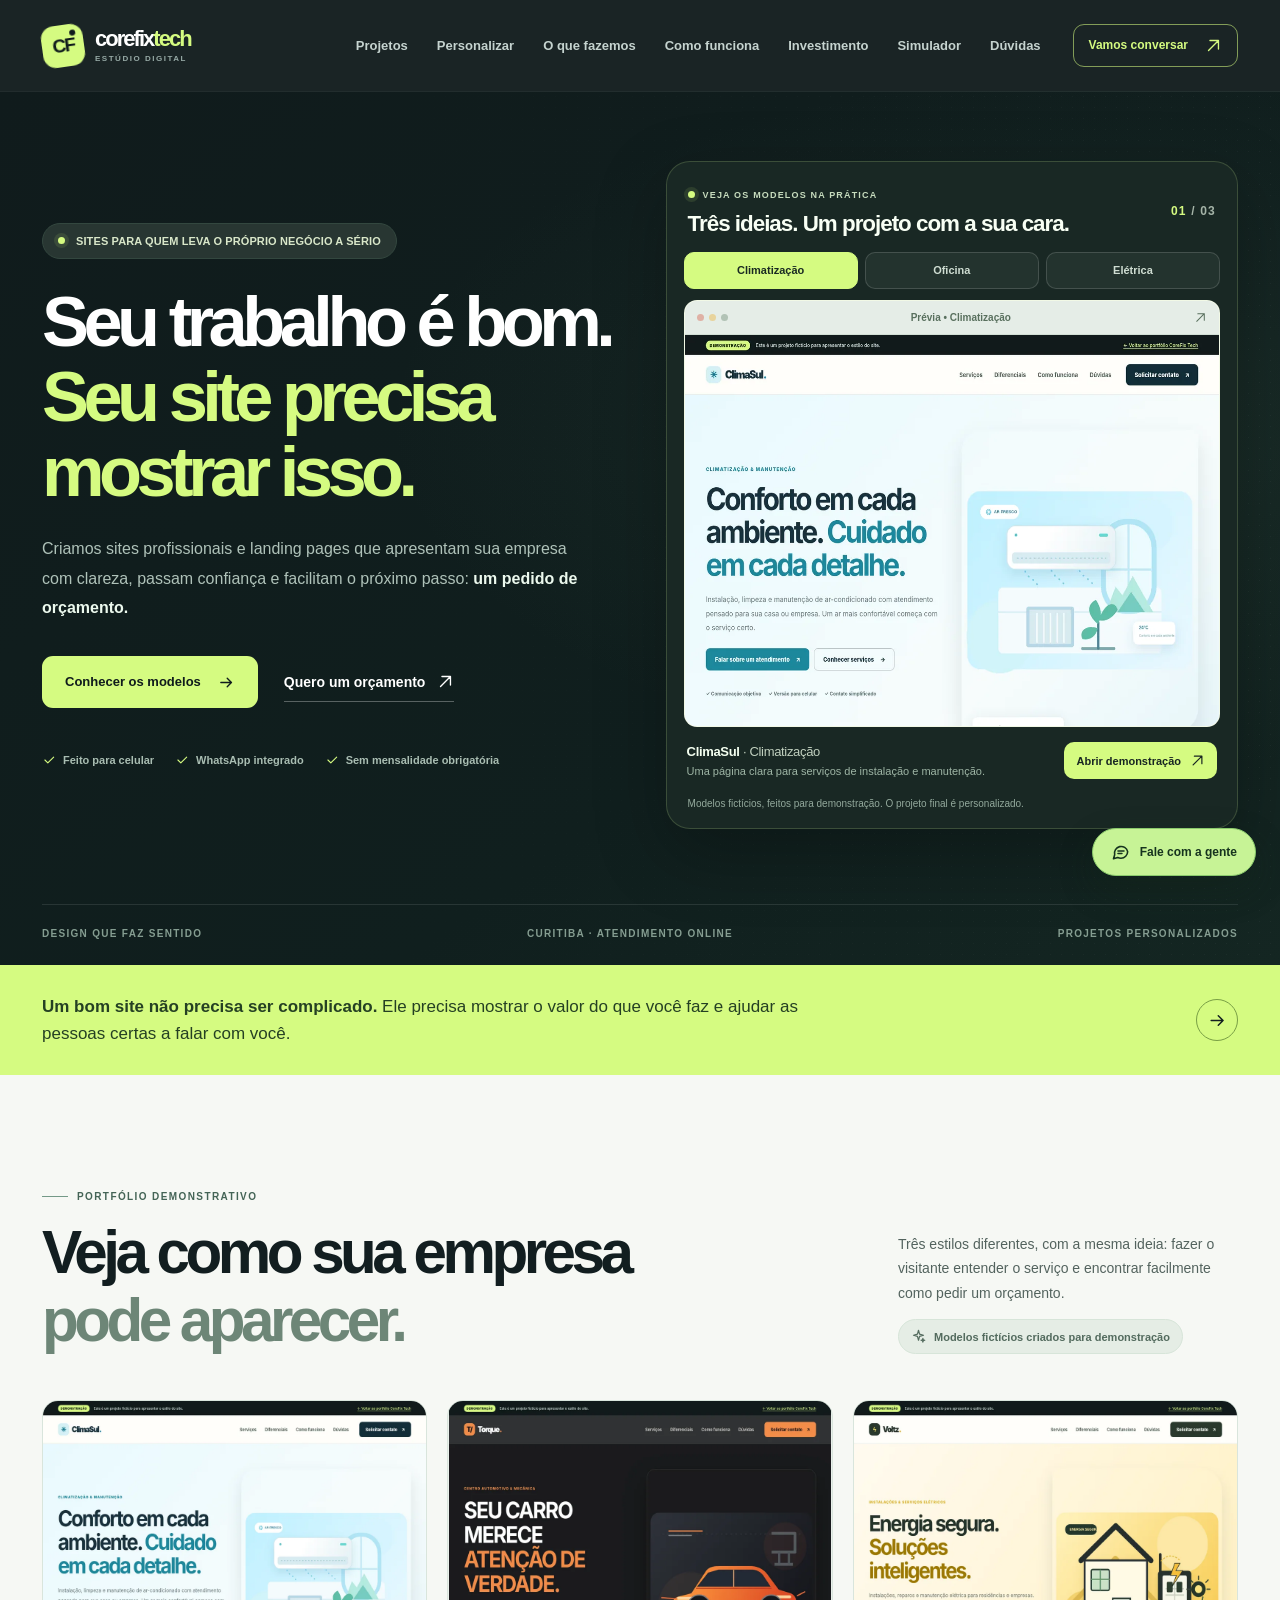
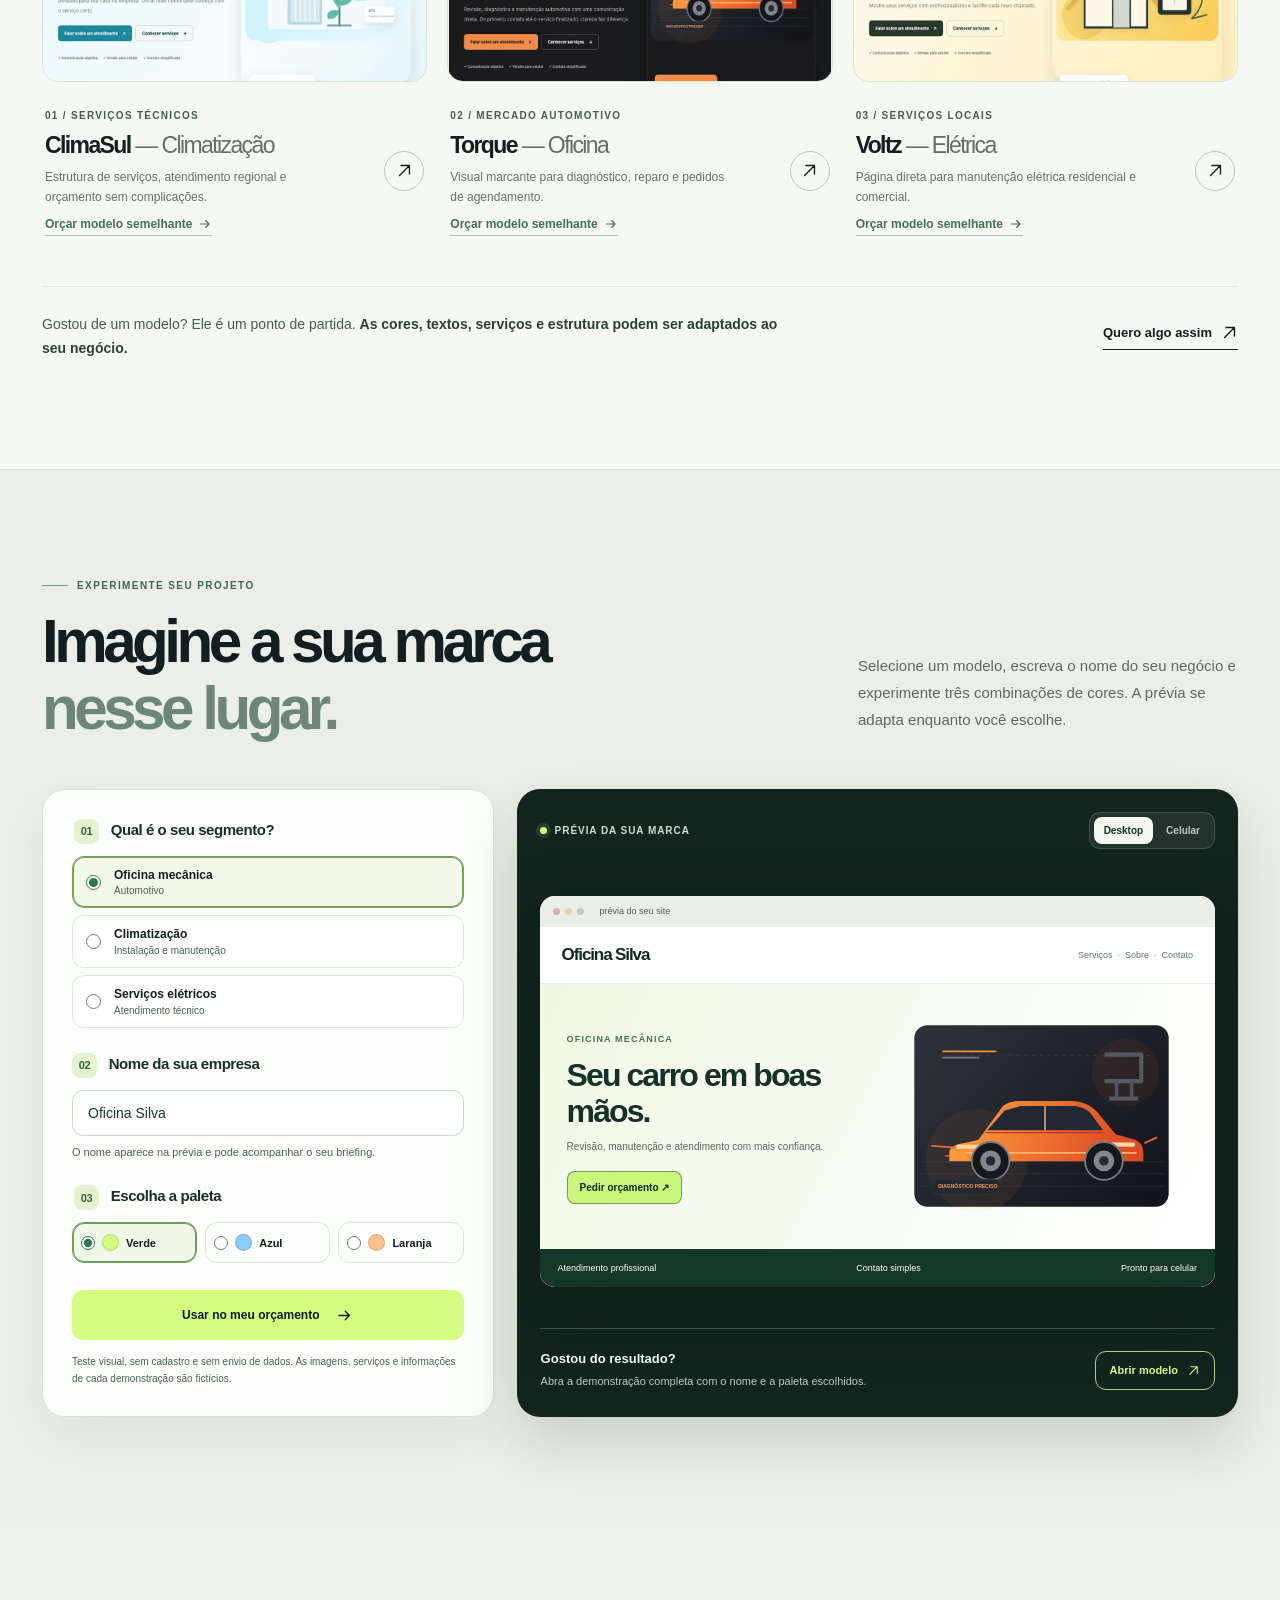
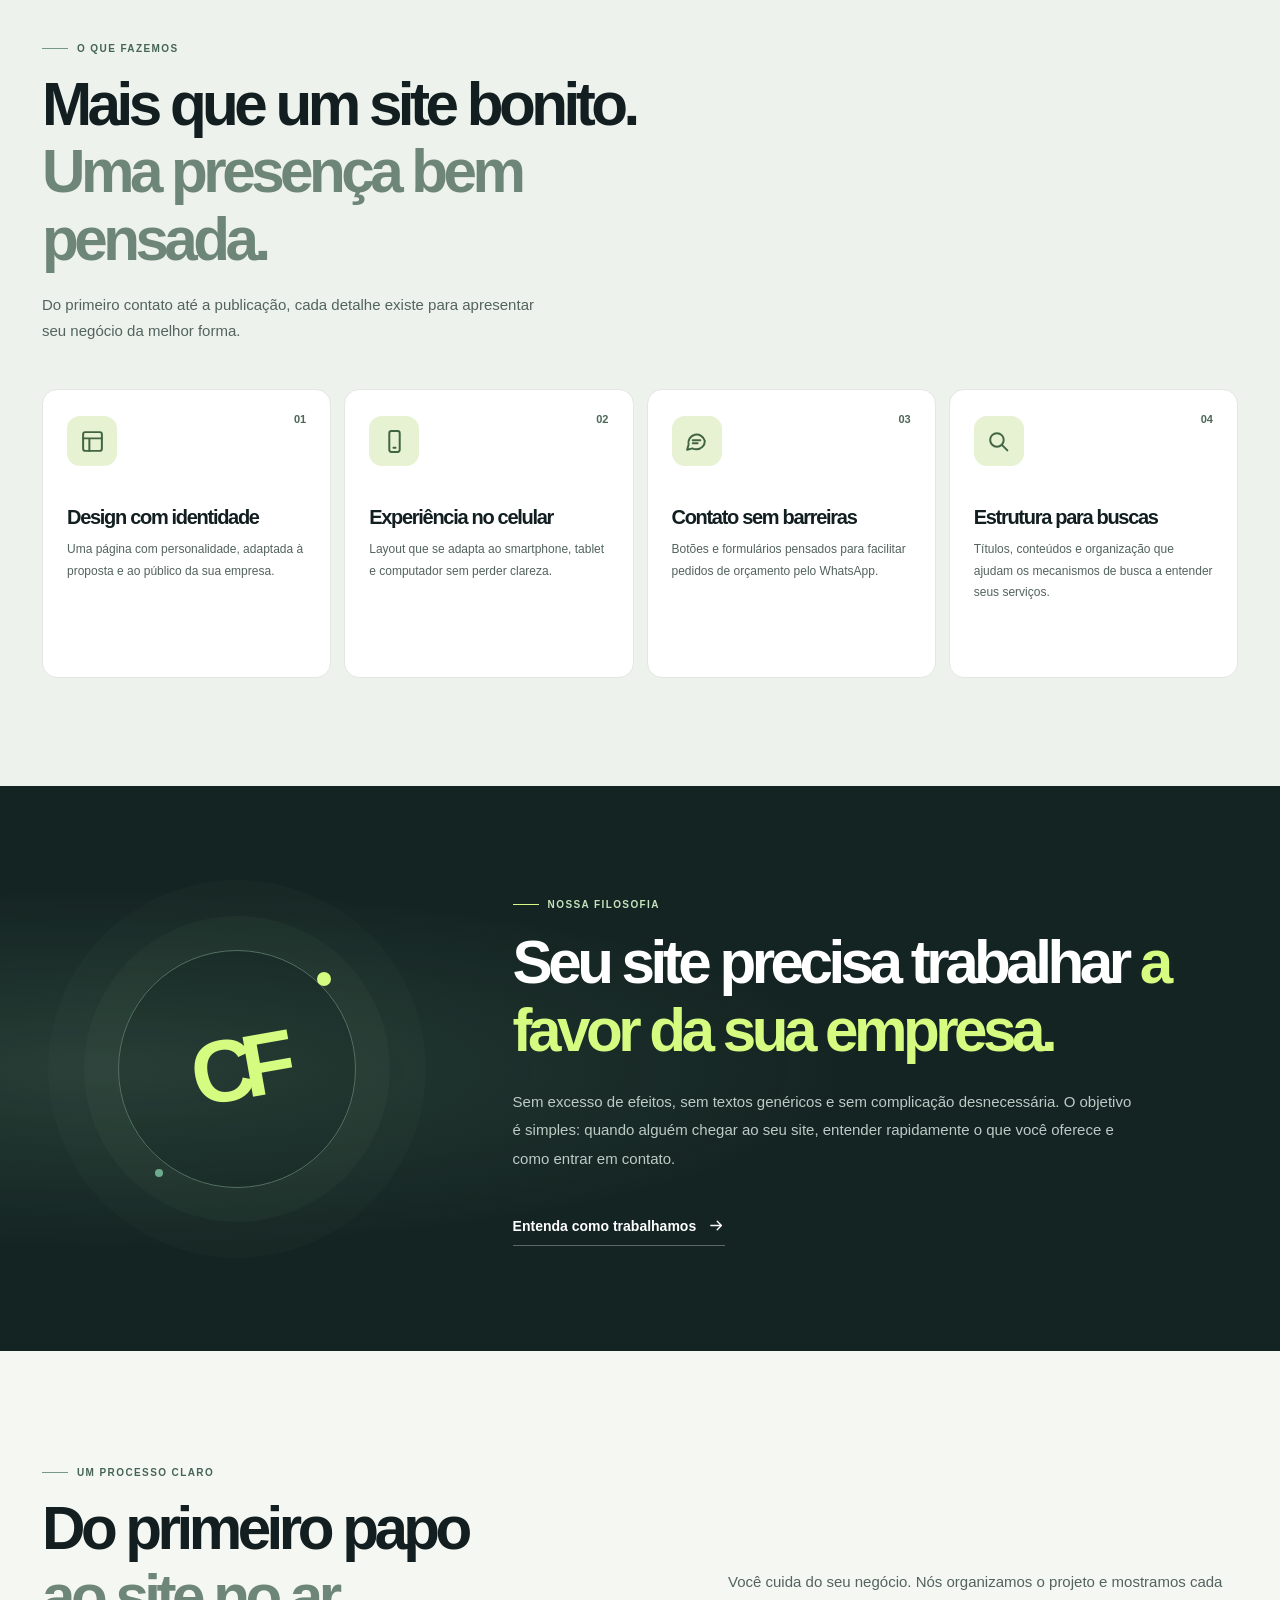
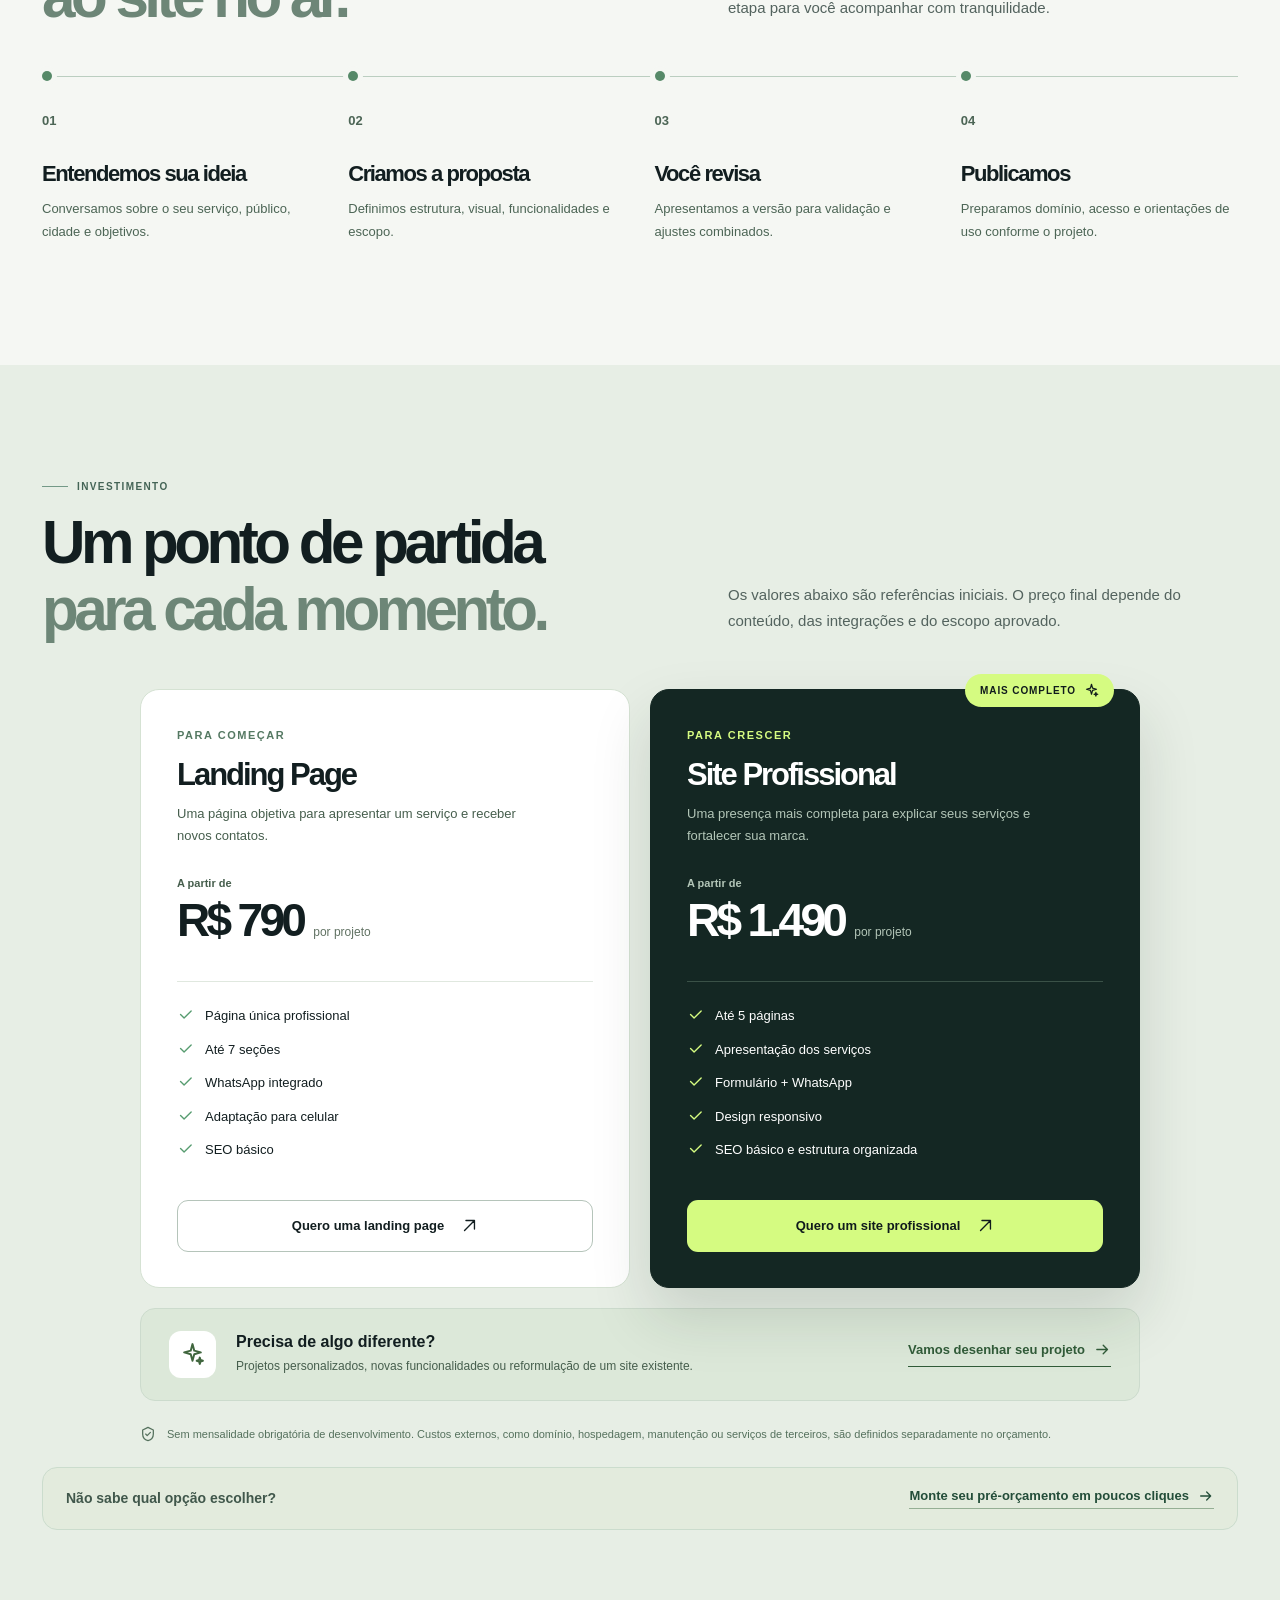
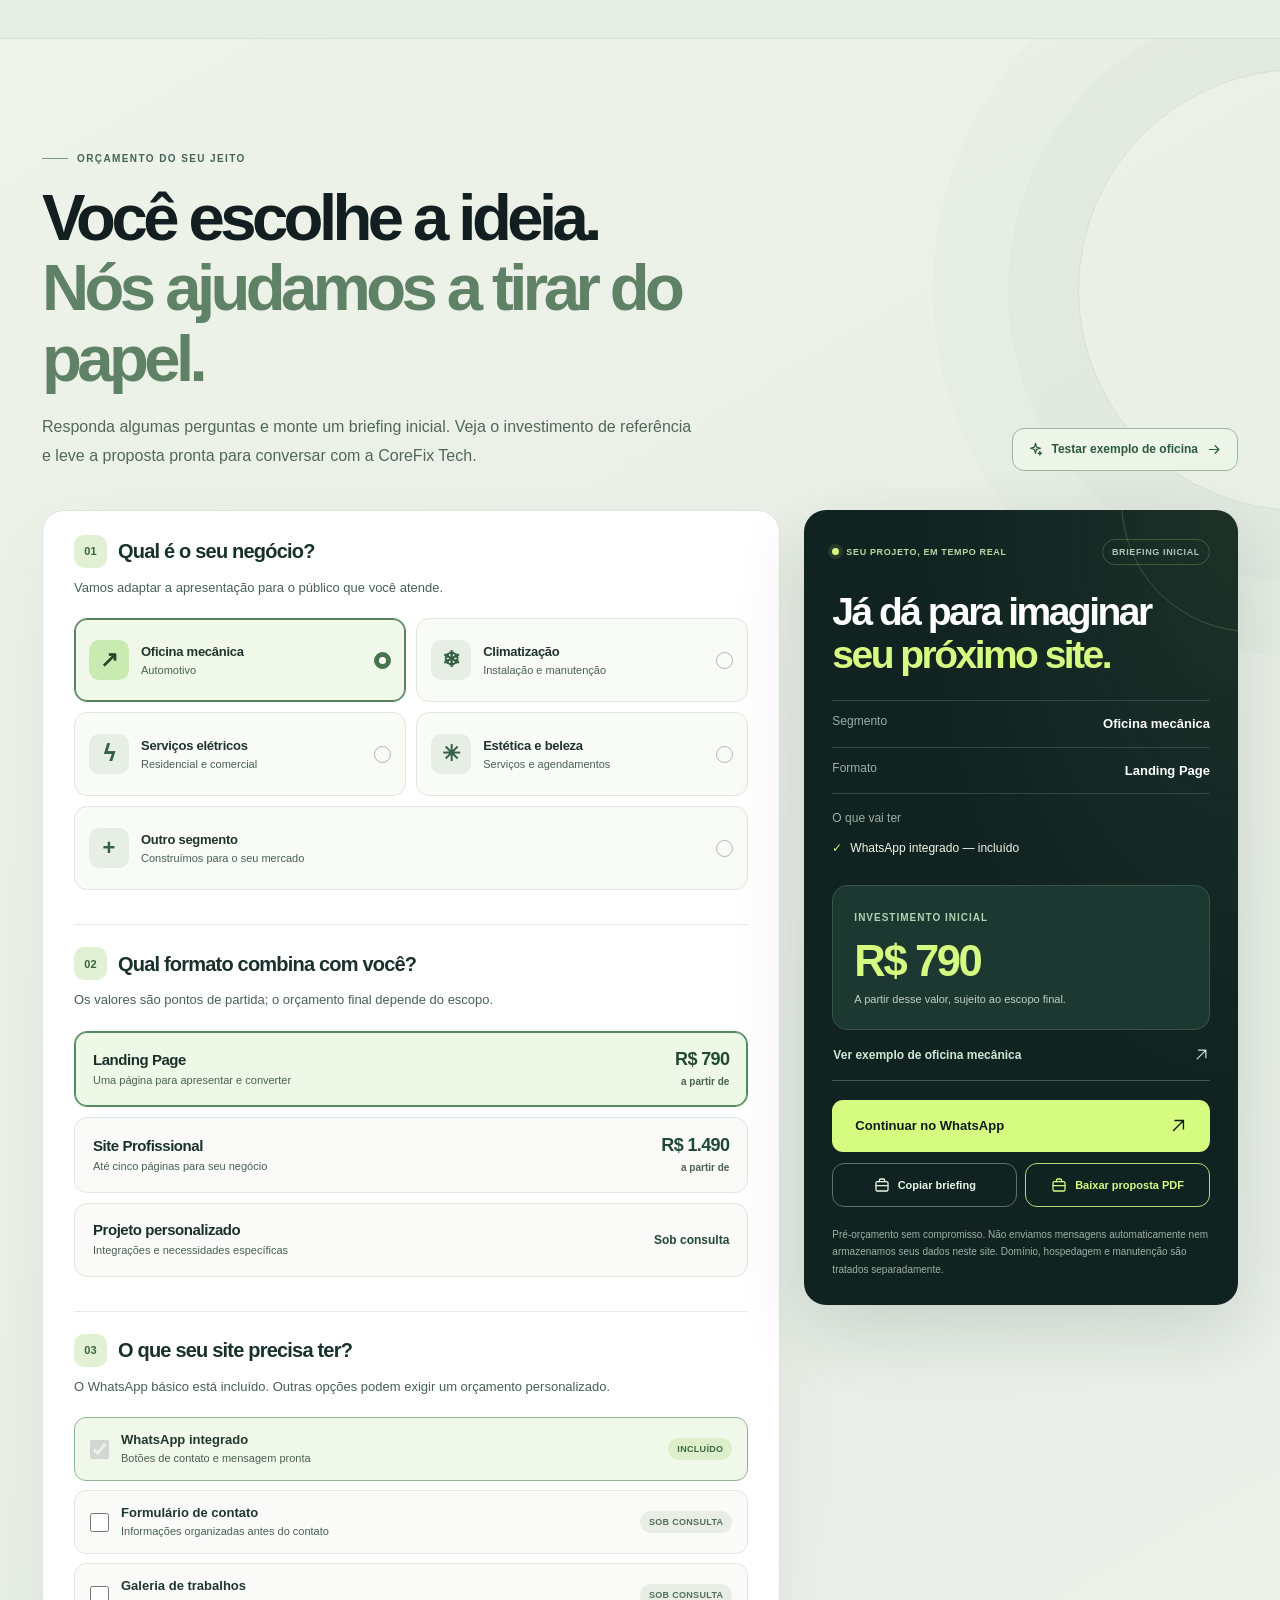
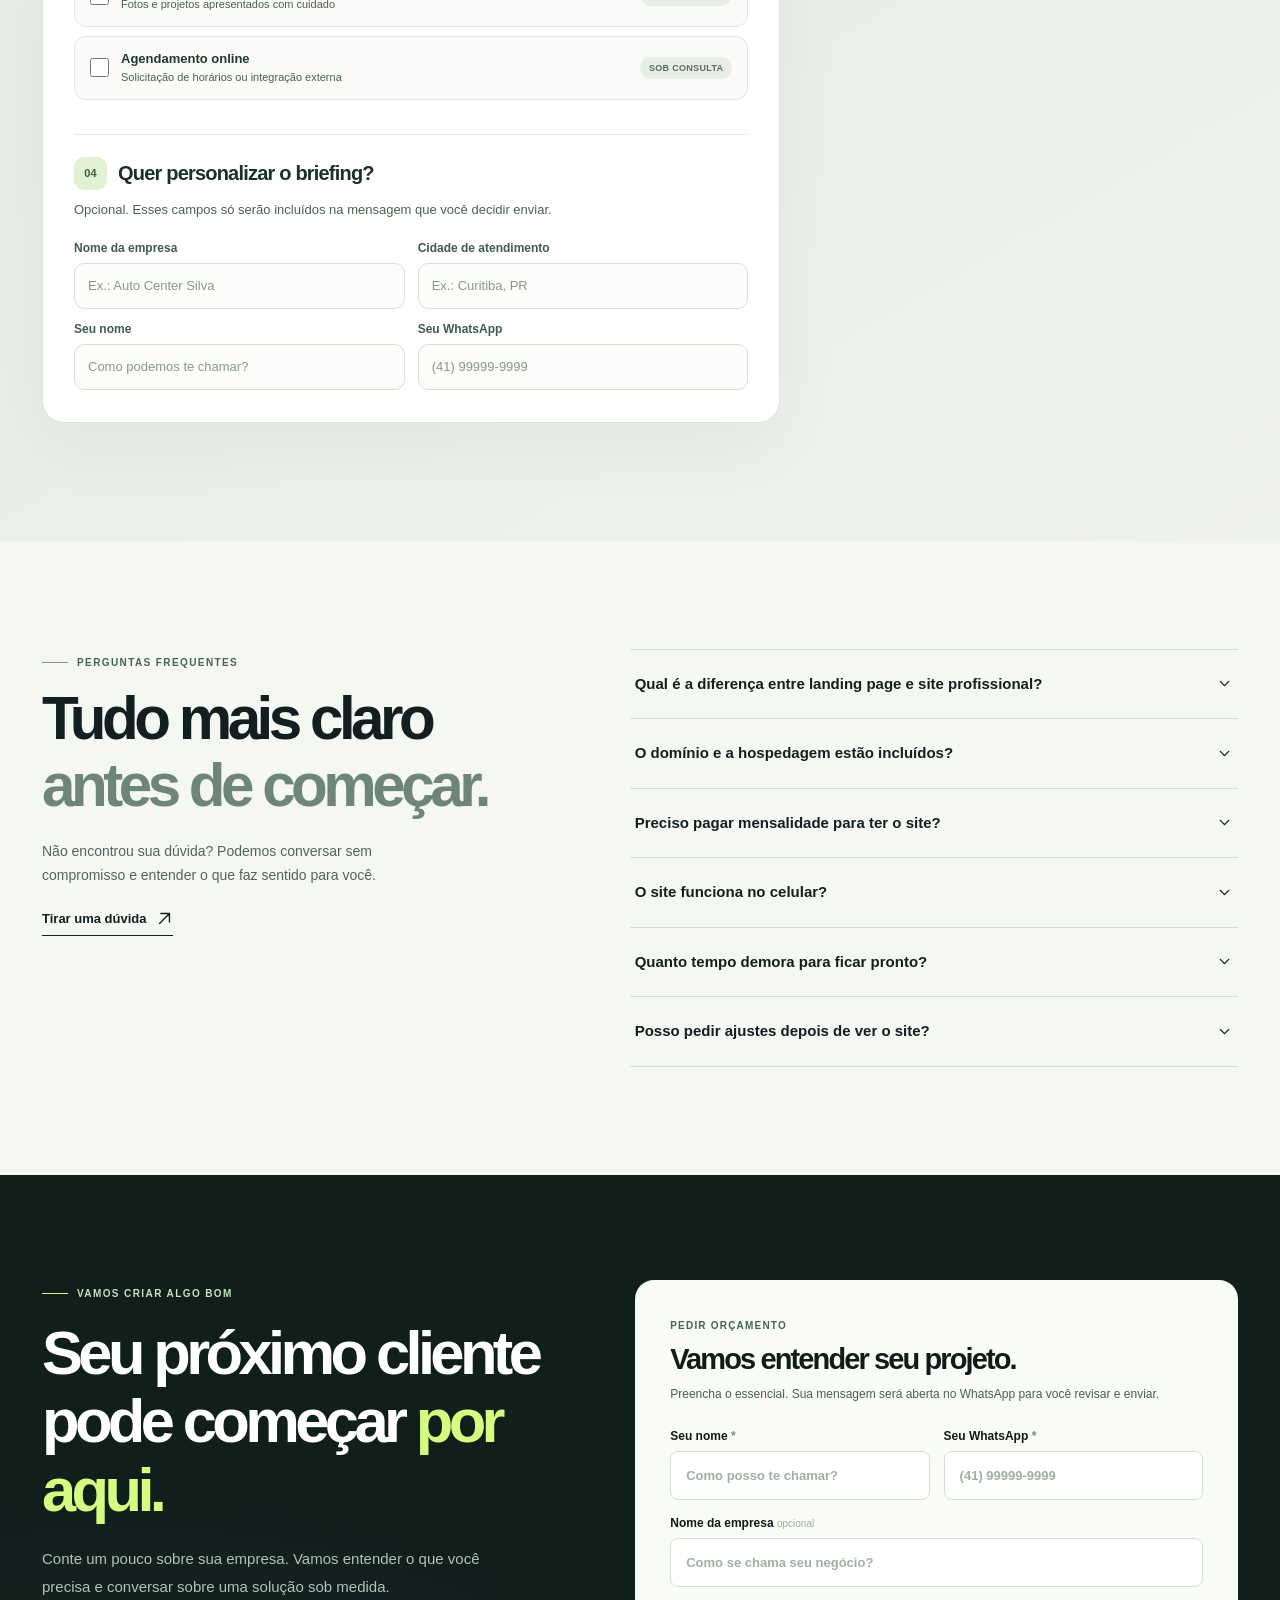
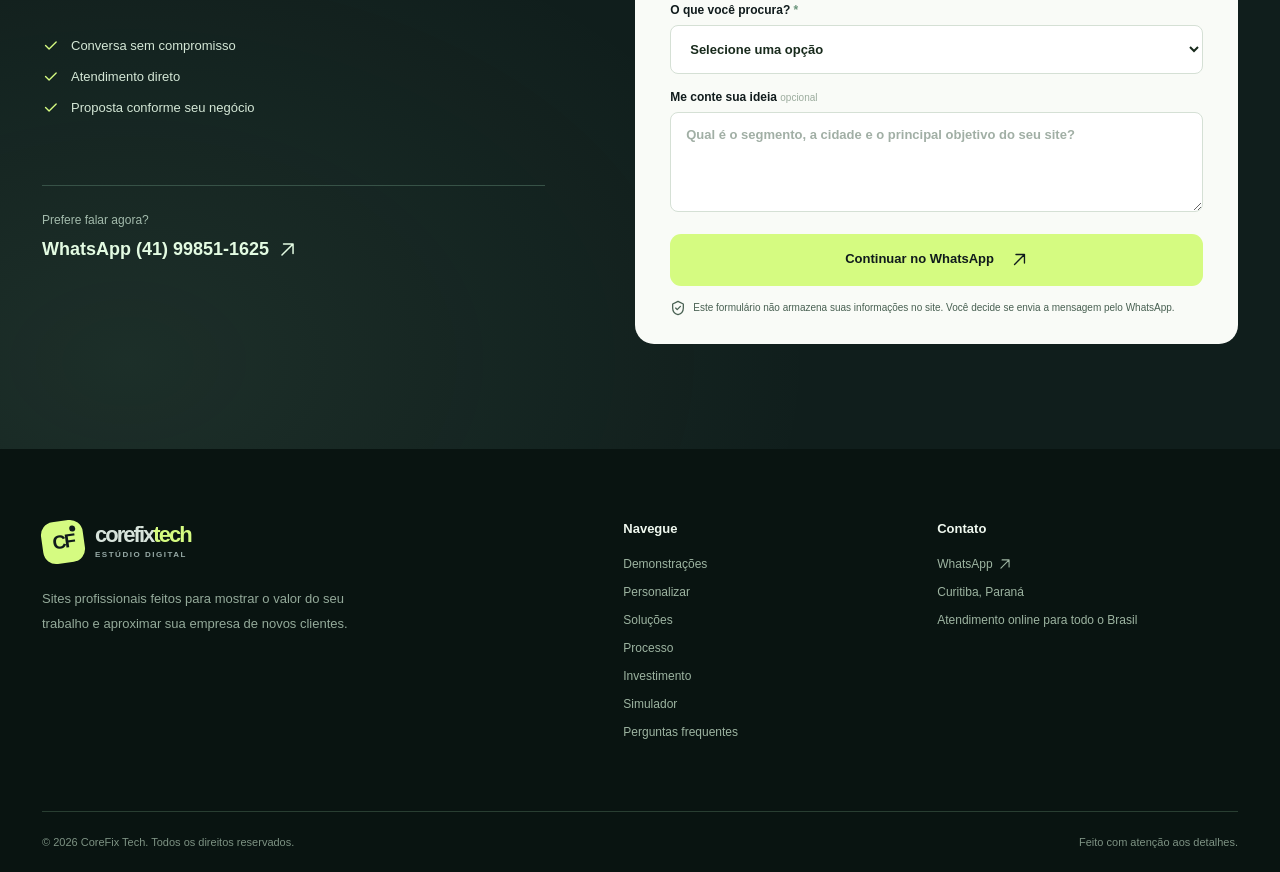
<file: site-assistencia/index.html>
<!doctype html>
<html lang="pt-BR">
<head>
  <meta charset="utf-8">
  <meta name="viewport" content="width=device-width, initial-scale=1">
  <meta name="theme-color" content="#101b1c">
  <meta name="description" content="Criação de sites e landing pages para negócios locais. Confira modelos, monte um pré-orçamento interativo e converse com a CoreFix Tech pelo WhatsApp.">
  <meta name="robots" content="index,follow,max-image-preview:large">
  <meta name="author" content="CoreFix Tech">
  <link rel="canonical" href="https://www.corefixtech.com.br/">
  <meta property="og:type" content="website">
  <meta property="og:locale" content="pt_BR">
  <meta property="og:site_name" content="CoreFix Tech">
  <meta property="og:url" content="https://www.corefixtech.com.br/">
  <meta property="og:title" content="CoreFix Tech — Sites com presença, propósito e resultado">
  <meta property="og:description" content="Seu trabalho merece uma presença digital à altura. Sites profissionais para apresentar seu negócio e facilitar pedidos de orçamento.">
  <meta property="og:image" content="https://www.corefixtech.com.br/assets/corefix-og.png">
  <meta property="og:image:width" content="1200">
  <meta property="og:image:height" content="630">
  <meta name="twitter:card" content="summary_large_image">
  <meta name="twitter:title" content="CoreFix Tech — Criação de sites profissionais">
  <meta name="twitter:description" content="Sites e landing pages com foco em clareza, confiança e contato pelo WhatsApp.">
  <meta name="twitter:image" content="https://www.corefixtech.com.br/assets/corefix-og.png">
  <link rel="icon" type="image/svg+xml" href="assets/favicon.svg">
  <link rel="icon" type="image/png" href="assets/favicon-64.png" sizes="64x64">
  <link rel="stylesheet" href="styles.css">
  <title>CoreFix Tech | Criação de Sites Profissionais em Curitiba e Online</title>
  <script type="application/ld+json">{"@context":"https://schema.org","@type":"ProfessionalService","name":"CoreFix Tech","url":"https://www.corefixtech.com.br/","description":"Criação de sites profissionais e landing pages para negócios locais e prestadores de serviço.","telephone":"+55-41-99851-1625","areaServed":[{"@type":"City","name":"Curitiba"},{"@type":"Country","name":"Brasil"}],"hasOfferCatalog":{"@type":"OfferCatalog","name":"Criação de Sites","itemListElement":[{"@type":"OfferCatalog","name":"Landing Page"},{"@type":"OfferCatalog","name":"Site Profissional"}]}}</script>
</head>
<body>
  <a class="skip-link" href="#conteudo">Pular para o conteúdo</a>
  <svg xmlns="http://www.w3.org/2000/svg" class="icon-library" aria-hidden="true">
    <symbol id="i-arrow-up-right" viewBox="0 0 24 24"><path d="M5 19 19 5M7 5h12v12"/></symbol>
    <symbol id="i-arrow-right" viewBox="0 0 24 24"><path d="M4 12h15m-6-6 6 6-6 6"/></symbol>
    <symbol id="i-check" viewBox="0 0 24 24"><path d="m5 12 5 5L20 7"/></symbol>
    <symbol id="i-monitor" viewBox="0 0 24 24"><rect x="3" y="4" width="18" height="13" rx="2"/><path d="M8 21h8m-4-4v4"/></symbol>
    <symbol id="i-phone" viewBox="0 0 24 24"><rect x="7" y="2" width="10" height="20" rx="2"/><path d="M11 18h2"/></symbol>
    <symbol id="i-spark" viewBox="0 0 24 24"><path d="m12 2 1.7 6.3L20 10l-6.3 1.7L12 18l-1.7-6.3L4 10l6.3-1.7L12 2Zm7 13 .7 2.3L22 18l-2.3.7L19 21l-.7-2.3L16 18l2.3-.7L19 15Z"/></symbol>
    <symbol id="i-chat" viewBox="0 0 24 24"><path d="M20 11.5a8 8 0 0 1-8 8 9 9 0 0 1-4-.9L3 20l1.4-4.8a8 8 0 1 1 15.6-3.7Z"/><path d="M8.4 10.7h7.2m-7.2 3h4.7"/></symbol>
    <symbol id="i-shield" viewBox="0 0 24 24"><path d="m12 2 8 4v6c0 5-3.6 8.8-8 10-4.4-1.2-8-5-8-10V6l8-4Z"/><path d="m8.5 12.1 2.3 2.3 4.8-4.8"/></symbol>
    <symbol id="i-search" viewBox="0 0 24 24"><circle cx="10.5" cy="10.5" r="6.5"/><path d="m15.5 15.5 5 5"/></symbol>
    <symbol id="i-layout" viewBox="0 0 24 24"><rect x="3" y="3" width="18" height="18" rx="2"/><path d="M3 9h18M9 9v12"/></symbol>
    <symbol id="i-bolt" viewBox="0 0 24 24"><path d="m13 2-9 12h7l-1 8 10-12h-7l0-8Z"/></symbol>
    <symbol id="i-chevron" viewBox="0 0 24 24"><path d="m6 9 6 6 6-6"/></symbol>
    <symbol id="i-menu" viewBox="0 0 24 24"><path d="M4 7h16M4 12h16M4 17h16"/></symbol>
    <symbol id="i-x" viewBox="0 0 24 24"><path d="M5 5 19 19M19 5 5 19"/></symbol>
    <symbol id="i-briefcase" viewBox="0 0 24 24"><rect x="3" y="7" width="18" height="14" rx="2"/><path d="M8 7V5a2 2 0 0 1 2-2h4a2 2 0 0 1 2 2v2M3 13h18"/></symbol>
    <symbol id="i-clock" viewBox="0 0 24 24"><circle cx="12" cy="12" r="9"/><path d="M12 7v5l3 2"/></symbol>
  </svg>

  <header class="site-header" id="inicio">
    <div class="container header-inner">
      <a class="brand" href="#inicio" aria-label="CoreFix Tech — início">
        <span class="brand-mark" aria-hidden="true">C<span>F</span><span class="brand-dot"></span></span>
        <span class="brand-wordmark">corefix<span>tech</span><small>ESTÚDIO DIGITAL</small></span>
      </a>
      <nav class="desktop-nav" aria-label="Navegação principal">
        <a href="#portfolio">Projetos</a><a href="#personalizador">Personalizar</a><a href="#servicos">O que fazemos</a><a href="#processo">Como funciona</a><a href="#precos">Investimento</a><a href="#simulador">Simulador</a><a href="#faq">Dúvidas</a>
      </nav>
      <a class="button button-header" href="https://wa.me/5541998511625?text=Ol%C3%A1%21%20Gostaria%20de%20conversar%20sobre%20a%20cria%C3%A7%C3%A3o%20de%20um%20site." target="_blank" rel="noopener noreferrer">Vamos conversar <svg class="icon"><use href="#i-arrow-up-right"/></svg></a>
      <button type="button" class="mobile-menu-toggle" aria-controls="mobile-nav" aria-expanded="false" aria-label="Abrir menu de navegação"><svg class="icon toggle-open"><use href="#i-menu"/></svg><svg class="icon toggle-close"><use href="#i-x"/></svg></button>
    </div>
    <nav id="mobile-nav" class="mobile-nav" aria-label="Navegação móvel" hidden>
      <a href="#portfolio">Projetos</a><a href="#personalizador">Personalizar</a><a href="#servicos">O que fazemos</a><a href="#processo">Como funciona</a><a href="#precos">Investimento</a><a href="#simulador">Simulador</a><a href="#faq">Dúvidas</a><a href="#contato">Pedir orçamento</a>
    </nav>
  </header>

  <main id="conteudo">
    <section class="hero dark-section" aria-labelledby="hero-title">
      <div class="hero-grain" aria-hidden="true"></div>
      <div class="container hero-grid">
        <div class="hero-copy">
          <div class="eyebrow eyebrow-dark"><span class="live-dot" aria-hidden="true"></span> Sites para quem leva o próprio negócio a sério</div>
          <h1 id="hero-title">Seu trabalho é bom.<br> <em>Seu site precisa mostrar isso.</em></h1>
          <p class="hero-lead">Criamos sites profissionais e landing pages que apresentam sua empresa com clareza, passam confiança e facilitam o próximo passo: <strong>um pedido de orçamento.</strong></p>
          <div class="hero-actions"><a class="button button-lime" href="#portfolio">Conhecer os modelos <svg class="icon"><use href="#i-arrow-right"/></svg></a><a class="text-button" href="#contato">Quero um orçamento <svg class="icon"><use href="#i-arrow-up-right"/></svg></a></div>
          <div class="hero-points"><span><svg class="icon"><use href="#i-check"/></svg> Feito para celular</span><span><svg class="icon"><use href="#i-check"/></svg> WhatsApp integrado</span><span><svg class="icon"><use href="#i-check"/></svg> Sem mensalidade obrigatória</span></div>
        </div>
        <div class="hero-showcase" id="hero-showcase" aria-label="Galeria de demonstrações de sites">
          <div class="showcase-topline"><div><span class="showcase-eyebrow"><span class="live-dot" aria-hidden="true"></span> VEJA OS MODELOS NA PRÁTICA</span><h2>Três ideias. Um projeto com a sua cara.</h2></div><span class="showcase-count"><span id="showcase-index">01</span> / 03</span></div>
          <div class="showcase-tabs" role="group" aria-label="Escolha um modelo para visualizar">
            <button class="showcase-tab is-selected" type="button" data-showcase="clima" aria-pressed="true">Climatização</button>
            <button class="showcase-tab" type="button" data-showcase="oficina" aria-pressed="false">Oficina</button>
            <button class="showcase-tab" type="button" data-showcase="eletrica" aria-pressed="false">Elétrica</button>
          </div>
          <div class="showcase-browser">
            <div class="showcase-browser-top" aria-hidden="true"><span class="showcase-browser-dots"><i></i><i></i><i></i></span><span class="showcase-browser-caption" id="showcase-browser-caption">Prévia • Climatização</span><svg class="icon"><use href="#i-arrow-up-right"/></svg></div>
            <a class="showcase-screen" id="showcase-screen-link" href="demos/ar-condicionado/" aria-label="Abrir demonstração completa de climatização">
              <img data-showcase-shot="clima" src="assets/demo-clima.webp" width="1040" height="760" alt="Prévia do site demonstrativo ClimaSul para climatização" fetchpriority="high">
              <img data-showcase-shot="oficina" src="assets/demo-oficina.webp" width="1040" height="760" alt="Prévia do site demonstrativo Torque para oficina mecânica" hidden>
              <img data-showcase-shot="eletrica" src="assets/demo-eletrica.webp" width="1040" height="760" alt="Prévia do site demonstrativo Voltz para serviços elétricos" hidden>
            </a>
          </div>
          <div class="showcase-bottom"><div class="showcase-description"><strong id="showcase-name">ClimaSul <span>· Climatização</span></strong><p id="showcase-description">Uma página clara para serviços de instalação e manutenção.</p></div><a class="showcase-open" id="showcase-open" href="demos/ar-condicionado/">Abrir demonstração <svg class="icon"><use href="#i-arrow-up-right"/></svg></a></div>
          <p class="showcase-disclaimer">Modelos fictícios, feitos para demonstração. O projeto final é personalizado.</p>
        </div>
      </div>
      <div class="container hero-bottom"><span>DESIGN QUE FAZ SENTIDO</span><span>CURITIBA · ATENDIMENTO ONLINE</span><span>PROJETOS PERSONALIZADOS</span></div>
    </section>

    <section class="intro-strip" aria-label="Nossa abordagem"><div class="container intro-strip-inner"><p><strong>Um bom site não precisa ser complicado.</strong> Ele precisa mostrar o valor do que você faz e ajudar as pessoas certas a falar com você.</p><a href="#servicos" aria-label="Ver nossa abordagem"><svg class="icon"><use href="#i-arrow-right"/></svg></a></div></section>

    <section class="section section-portfolio" id="portfolio" aria-labelledby="portfolio-title">
      <div class="container">
        <div class="section-head section-head-split"><div><span class="kicker"><span class="kicker-line"></span> PORTFÓLIO DEMONSTRATIVO</span><h2 id="portfolio-title">Veja como sua empresa <em>pode aparecer.</em></h2></div><div class="head-aside"><p>Três estilos diferentes, com a mesma ideia: fazer o visitante entender o serviço e encontrar facilmente como pedir um orçamento.</p><span class="demo-disclosure"><svg class="icon"><use href="#i-spark"/></svg> Modelos fictícios criados para demonstração</span></div></div>
        <div class="portfolio-grid">
          <article class="project-card project-clima"><a class="project-image" href="demos/ar-condicionado/" aria-label="Abrir demonstração de climatização"><img src="assets/demo-clima.webp" alt="Prévia de site de climatização em tons de azul" width="1040" height="760" loading="lazy"><span class="preview-hover">Explorar projeto <svg class="icon"><use href="#i-arrow-up-right"/></svg></span></a><div class="project-info"><div><span class="project-label">01 / SERVIÇOS TÉCNICOS</span><h3>ClimaSul <span>— Climatização</span></h3><p>Estrutura de serviços, atendimento regional e orçamento sem complicações.</p><a href="#simulador" class="project-quote-link" data-sim-segment="clima">Orçar modelo semelhante <svg class="icon"><use href="#i-arrow-right"/></svg></a></div><a href="demos/ar-condicionado/" class="round-arrow" aria-label="Abrir demonstração ClimaSul"><svg class="icon"><use href="#i-arrow-up-right"/></svg></a></div></article>
          <article class="project-card project-auto"><a class="project-image" href="demos/oficina-mecanica/" aria-label="Abrir demonstração de oficina mecânica"><img src="assets/demo-oficina.webp" alt="Prévia de site para oficina automotiva com estilo escuro e laranja" width="1040" height="760" loading="lazy"><span class="preview-hover">Explorar projeto <svg class="icon"><use href="#i-arrow-up-right"/></svg></span></a><div class="project-info"><div><span class="project-label">02 / MERCADO AUTOMOTIVO</span><h3>Torque <span>— Oficina</span></h3><p>Visual marcante para diagnóstico, reparo e pedidos de agendamento.</p><a href="#simulador" class="project-quote-link" data-sim-segment="oficina">Orçar modelo semelhante <svg class="icon"><use href="#i-arrow-right"/></svg></a></div><a href="demos/oficina-mecanica/" class="round-arrow" aria-label="Abrir demonstração Torque"><svg class="icon"><use href="#i-arrow-up-right"/></svg></a></div></article>
          <article class="project-card project-volt"><a class="project-image" href="demos/eletricista/" aria-label="Abrir demonstração de serviços elétricos"><img src="assets/demo-eletrica.webp" alt="Prévia de site de serviços elétricos com visual amarelo e escuro" width="1040" height="760" loading="lazy"><span class="preview-hover">Explorar projeto <svg class="icon"><use href="#i-arrow-up-right"/></svg></span></a><div class="project-info"><div><span class="project-label">03 / SERVIÇOS LOCAIS</span><h3>Voltz <span>— Elétrica</span></h3><p>Página direta para manutenção elétrica residencial e comercial.</p><a href="#simulador" class="project-quote-link" data-sim-segment="eletrica">Orçar modelo semelhante <svg class="icon"><use href="#i-arrow-right"/></svg></a></div><a href="demos/eletricista/" class="round-arrow" aria-label="Abrir demonstração Voltz"><svg class="icon"><use href="#i-arrow-up-right"/></svg></a></div></article>
        </div>
        <div class="portfolio-footer"><p>Gostou de um modelo? Ele é um ponto de partida. <strong>As cores, textos, serviços e estrutura podem ser adaptados ao seu negócio.</strong></p><a class="inline-link" href="https://wa.me/5541998511625?text=Ol%C3%A1%21%20Vi%20os%20modelos%20da%20CoreFix%20Tech%20e%20gostaria%20de%20um%20projeto%20para%20minha%20empresa." target="_blank" rel="noopener noreferrer">Quero algo assim <svg class="icon"><use href="#i-arrow-up-right"/></svg></a></div>
      </div>
    </section>


    <section class="section customizer-section" id="personalizador" aria-labelledby="customizer-title">
      <div class="container">
        <div class="section-head section-head-split customizer-head">
          <div><span class="kicker"><span class="kicker-line"></span> EXPERIMENTE SEU PROJETO</span>
            <h2 id="customizer-title">Imagine a sua marca<br><em>nesse lugar.</em></h2></div>
          <p>Selecione um modelo, escreva o nome do seu neg&oacute;cio e experimente tr&ecirc;s combina&ccedil;&otilde;es de cores. A pr&eacute;via se adapta enquanto voc&ecirc; escolhe.</p>
        </div>
        <div class="customizer-grid">
          <form id="customizer-form" class="customizer-controls" novalidate>
            <fieldset class="customizer-fieldset"><legend><span class="customizer-step">01</span> Qual &eacute; o seu segmento?</legend>
              <div class="customizer-segments">
                <label class="customizer-segment"><input type="radio" name="custom-model" value="oficina" checked><span>Oficina mec&acirc;nica</span><small>Automotivo</small></label>
                <label class="customizer-segment"><input type="radio" name="custom-model" value="clima"><span>Climatiza&ccedil;&atilde;o</span><small>Instala&ccedil;&atilde;o e manuten&ccedil;&atilde;o</small></label>
                <label class="customizer-segment"><input type="radio" name="custom-model" value="eletrica"><span>Servi&ccedil;os el&eacute;tricos</span><small>Atendimento t&eacute;cnico</small></label>
              </div>
            </fieldset>
            <div class="customizer-field"><label for="custom-company"><span class="customizer-step">02</span> Nome da sua empresa</label><input id="custom-company" name="custom-company" maxlength="70" autocomplete="organization" value="Oficina Silva" placeholder="Ex.: Oficina Silva"><small>O nome aparece na pr&eacute;via e pode acompanhar o seu briefing.</small></div>
            <fieldset class="customizer-fieldset"><legend><span class="customizer-step">03</span> Escolha a paleta</legend>
              <div class="customizer-palettes">
                <label><input type="radio" name="custom-color" value="verde" checked><span class="customizer-swatch swatch-green"></span><span>Verde</span></label>
                <label><input type="radio" name="custom-color" value="azul"><span class="customizer-swatch swatch-blue"></span><span>Azul</span></label>
                <label><input type="radio" name="custom-color" value="laranja"><span class="customizer-swatch swatch-orange"></span><span>Laranja</span></label>
              </div>
            </fieldset>
            <button id="custom-use-simulator" class="button button-lime customizer-use" type="button">Usar no meu or&ccedil;amento <svg class="icon"><use href="#i-arrow-right"/></svg></button>
            <p class="customizer-note">Teste visual, sem cadastro e sem envio de dados. As imagens, servi&ccedil;os e informa&ccedil;&otilde;es de cada demonstra&ccedil;&atilde;o s&atilde;o fict&iacute;cios.</p>
          </form>
          <div class="customizer-display" id="customizer-display" data-theme="verde" data-device="desktop">
            <div class="customizer-display-head"><span><span class="customizer-live-dot"></span> PR&Eacute;VIA DA SUA MARCA</span>
              <div class="customizer-device-switch" role="group" aria-label="Visualizar em">
                <button type="button" class="is-current" data-custom-device="desktop" aria-pressed="true">Desktop</button>
                <button type="button" data-custom-device="mobile" aria-pressed="false">Celular</button>
              </div>
            </div>
            <div class="customizer-stage"><div class="customizer-browser" id="customizer-browser">
              <div class="customizer-browser-bar"><div class="customizer-dots"><i></i><i></i><i></i></div><span id="custom-browser-url">suaempresa.com.br</span></div>
              <div class="customizer-site"><div class="customizer-site-nav"><strong id="custom-site-company">Oficina Silva</strong><span>Servi&ccedil;os &nbsp;&middot;&nbsp; Sobre &nbsp;&middot;&nbsp; Contato</span></div>
                <div class="customizer-site-main"><div class="customizer-site-copy"><span id="custom-site-tag">OFICINA MEC&Acirc;NICA</span><h3 id="custom-site-title">Seu carro em boas m&atilde;os.</h3><p id="custom-site-description">Revis&atilde;o, manuten&ccedil;&atilde;o e atendimento com mais confian&ccedil;a.</p><span class="customizer-site-cta">Pedir or&ccedil;amento &nearr;</span></div>
                  <img id="custom-site-image" src="assets/hero-oficina.svg" alt="Ilustra&ccedil;&atilde;o do modelo selecionado" width="520" height="385"></div>
                <div class="customizer-site-bottom"><span>Atendimento profissional</span><span>Contato simples</span><span>Pronto para celular</span></div>
              </div>
            </div></div>
            <div class="customizer-display-foot"><div><strong>Gostou do resultado?</strong><p>Abra a demonstra&ccedil;&atilde;o completa com o nome e a paleta escolhidos.</p></div><a class="customizer-open" id="custom-open-demo" href="demos/oficina-mecanica/#empresa=Oficina%20Silva&amp;cor=verde" target="_blank" rel="noopener noreferrer">Abrir modelo <svg class="icon"><use href="#i-arrow-up-right"/></svg></a></div>
          </div>
        </div>
      </div>
    </section>

    <section class="section section-services" id="servicos" aria-labelledby="services-title"><div class="container"><div class="section-head"><span class="kicker"><span class="kicker-line"></span> O QUE FAZEMOS</span><h2 id="services-title">Mais que um site bonito.<br><em>Uma presença bem pensada.</em></h2><p>Do primeiro contato até a publicação, cada detalhe existe para apresentar seu negócio da melhor forma.</p></div><div class="service-grid">
      <article class="service-card"><span class="service-number">01</span><div class="service-icon"><svg class="icon"><use href="#i-layout"/></svg></div><h3>Design com identidade</h3><p>Uma página com personalidade, adaptada à proposta e ao público da sua empresa.</p></article>
      <article class="service-card"><span class="service-number">02</span><div class="service-icon"><svg class="icon"><use href="#i-phone"/></svg></div><h3>Experiência no celular</h3><p>Layout que se adapta ao smartphone, tablet e computador sem perder clareza.</p></article>
      <article class="service-card"><span class="service-number">03</span><div class="service-icon"><svg class="icon"><use href="#i-chat"/></svg></div><h3>Contato sem barreiras</h3><p>Botões e formulários pensados para facilitar pedidos de orçamento pelo WhatsApp.</p></article>
      <article class="service-card"><span class="service-number">04</span><div class="service-icon"><svg class="icon"><use href="#i-search"/></svg></div><h3>Estrutura para buscas</h3><p>Títulos, conteúdos e organização que ajudam os mecanismos de busca a entender seus serviços.</p></article>
    </div></div></section>

    <section class="manifesto dark-section" aria-label="Nossa filosofia"><div class="container manifesto-grid"><div class="manifesto-symbol" aria-hidden="true"><div class="manifesto-ring"><span>CF</span></div></div><div><span class="kicker kicker-light"><span class="kicker-line"></span> NOSSA FILOSOFIA</span><h2>Seu site precisa trabalhar <em>a favor da sua empresa.</em></h2><p>Sem excesso de efeitos, sem textos genéricos e sem complicação desnecessária. O objetivo é simples: quando alguém chegar ao seu site, entender rapidamente o que você oferece e como entrar em contato.</p><a class="text-button" href="#processo">Entenda como trabalhamos <svg class="icon"><use href="#i-arrow-right"/></svg></a></div></div></section>

    <section class="section process-section" id="processo" aria-labelledby="process-title"><div class="container"><div class="section-head section-head-split"><div><span class="kicker"><span class="kicker-line"></span> UM PROCESSO CLARO</span><h2 id="process-title">Do primeiro papo<br><em>ao site no ar.</em></h2></div><p>Você cuida do seu negócio. Nós organizamos o projeto e mostramos cada etapa para você acompanhar com tranquilidade.</p></div><div class="timeline"><div class="timeline-item"><span>01</span><h3>Entendemos sua ideia</h3><p>Conversamos sobre o seu serviço, público, cidade e objetivos.</p></div><div class="timeline-item"><span>02</span><h3>Criamos a proposta</h3><p>Definimos estrutura, visual, funcionalidades e escopo.</p></div><div class="timeline-item"><span>03</span><h3>Você revisa</h3><p>Apresentamos a versão para validação e ajustes combinados.</p></div><div class="timeline-item"><span>04</span><h3>Publicamos</h3><p>Preparamos domínio, acesso e orientações de uso conforme o projeto.</p></div></div></div></section>

    <section class="section pricing-section" id="precos" aria-labelledby="pricing-title"><div class="container"><div class="section-head section-head-split"><div><span class="kicker"><span class="kicker-line"></span> INVESTIMENTO</span><h2 id="pricing-title">Um ponto de partida<br><em>para cada momento.</em></h2></div><p>Os valores abaixo são referências iniciais. O preço final depende do conteúdo, das integrações e do escopo aprovado.</p></div>
      <div class="pricing-grid">
        <article class="price-card"><div class="price-top"><span class="price-label">PARA COMEÇAR</span><h3>Landing Page</h3><p>Uma página objetiva para apresentar um serviço e receber novos contatos.</p><div class="price"><small>A partir de</small><strong>R$ 790</strong><span>por projeto</span></div></div><ul><li><svg class="icon"><use href="#i-check"/></svg> Página única profissional</li><li><svg class="icon"><use href="#i-check"/></svg> Até 7 seções</li><li><svg class="icon"><use href="#i-check"/></svg> WhatsApp integrado</li><li><svg class="icon"><use href="#i-check"/></svg> Adaptação para celular</li><li><svg class="icon"><use href="#i-check"/></svg> SEO básico</li></ul><a class="button button-outline-dark" href="https://wa.me/5541998511625?text=Ol%C3%A1%21%20Tenho%20interesse%20na%20Landing%20Page%20a%20partir%20de%20R%24%20790." target="_blank" rel="noopener noreferrer">Quero uma landing page <svg class="icon"><use href="#i-arrow-up-right"/></svg></a></article>
        <article class="price-card price-featured"><div class="featured-tag">MAIS COMPLETO <svg class="icon"><use href="#i-spark"/></svg></div><div class="price-top"><span class="price-label">PARA CRESCER</span><h3>Site Profissional</h3><p>Uma presença mais completa para explicar seus serviços e fortalecer sua marca.</p><div class="price"><small>A partir de</small><strong>R$ 1.490</strong><span>por projeto</span></div></div><ul><li><svg class="icon"><use href="#i-check"/></svg> Até 5 páginas</li><li><svg class="icon"><use href="#i-check"/></svg> Apresentação dos serviços</li><li><svg class="icon"><use href="#i-check"/></svg> Formulário + WhatsApp</li><li><svg class="icon"><use href="#i-check"/></svg> Design responsivo</li><li><svg class="icon"><use href="#i-check"/></svg> SEO básico e estrutura organizada</li></ul><a class="button button-lime" href="https://wa.me/5541998511625?text=Ol%C3%A1%21%20Tenho%20interesse%20no%20Site%20Profissional%20a%20partir%20de%20R%24%201.490." target="_blank" rel="noopener noreferrer">Quero um site profissional <svg class="icon"><use href="#i-arrow-up-right"/></svg></a></article>
      </div>
      <div class="custom-plan"><div class="custom-icon"><svg class="icon"><use href="#i-spark"/></svg></div><div><strong>Precisa de algo diferente?</strong><p>Projetos personalizados, novas funcionalidades ou reformulação de um site existente.</p></div><a class="inline-link" href="#contato">Vamos desenhar seu projeto <svg class="icon"><use href="#i-arrow-right"/></svg></a></div>
      <p class="pricing-footnote"><svg class="icon"><use href="#i-shield"/></svg> Sem mensalidade obrigatória de desenvolvimento. Custos externos, como domínio, hospedagem, manutenção ou serviços de terceiros, são definidos separadamente no orçamento.</p>
      <div class="pricing-simulator-cta"><span>Não sabe qual opção escolher?</span><a href="#simulador">Monte seu pré-orçamento em poucos cliques <svg class="icon"><use href="#i-arrow-right"/></svg></a></div>
    </div></section>

    <section class="simulator-section" id="simulador" aria-labelledby="simulator-title">
      <div class="container">
        <div class="simulator-intro">
          <div>
            <span class="kicker"><span class="kicker-line"></span> ORÇAMENTO DO SEU JEITO</span>
            <h2 id="simulator-title">Você escolhe a ideia.<br><em>Nós ajudamos a tirar do papel.</em></h2>
            <p>Responda algumas perguntas e monte um briefing inicial. Veja o investimento de referência e leve a proposta pronta para conversar com a CoreFix Tech.</p>
          </div>
          <button type="button" class="sim-example" id="sim-example"><svg class="icon"><use href="#i-spark"/></svg> Testar exemplo de oficina <svg class="icon"><use href="#i-arrow-right"/></svg></button>
        </div>

        <div class="simulator-grid">
          <form class="sim-form" id="simulator-form">
            <fieldset class="sim-step" aria-describedby="sim-segment-help">
              <legend><span class="sim-step-number">01</span> Qual é o seu negócio?</legend>
              <p class="sim-step-help" id="sim-segment-help">Vamos adaptar a apresentação para o público que você atende.</p>
              <div class="sim-choice-grid sim-segment-grid">
                <label class="sim-choice"><input type="radio" name="segmento" value="oficina" checked><span class="sim-choice-symbol" aria-hidden="true">↗</span><span class="sim-choice-copy"><strong>Oficina mecânica</strong><small>Automotivo</small></span><span class="sim-choice-dot" aria-hidden="true"></span></label>
                <label class="sim-choice"><input type="radio" name="segmento" value="clima"><span class="sim-choice-symbol" aria-hidden="true">❄</span><span class="sim-choice-copy"><strong>Climatização</strong><small>Instalação e manutenção</small></span><span class="sim-choice-dot" aria-hidden="true"></span></label>
                <label class="sim-choice"><input type="radio" name="segmento" value="eletrica"><span class="sim-choice-symbol" aria-hidden="true">ϟ</span><span class="sim-choice-copy"><strong>Serviços elétricos</strong><small>Residencial e comercial</small></span><span class="sim-choice-dot" aria-hidden="true"></span></label>
                <label class="sim-choice"><input type="radio" name="segmento" value="estetica"><span class="sim-choice-symbol" aria-hidden="true">✳</span><span class="sim-choice-copy"><strong>Estética e beleza</strong><small>Serviços e agendamentos</small></span><span class="sim-choice-dot" aria-hidden="true"></span></label>
                <label class="sim-choice sim-choice-wide"><input type="radio" name="segmento" value="outro"><span class="sim-choice-symbol" aria-hidden="true">+</span><span class="sim-choice-copy"><strong>Outro segmento</strong><small>Construímos para o seu mercado</small></span><span class="sim-choice-dot" aria-hidden="true"></span></label>
              </div>
              <label class="sim-text-field" id="sim-other-wrap" hidden>Qual é o segmento? <input id="sim-other-segment" name="outro_segmento" type="text" maxlength="90" placeholder="Ex.: restaurante, clínica, loja..." autocomplete="off"></label>
            </fieldset>

            <fieldset class="sim-step" aria-describedby="sim-plan-help">
              <legend><span class="sim-step-number">02</span> Qual formato combina com você?</legend>
              <p class="sim-step-help" id="sim-plan-help">Os valores são pontos de partida; o orçamento final depende do escopo.</p>
              <div class="sim-plan-grid">
                <label class="sim-plan-option"><input type="radio" name="plano" value="landing" checked><span class="sim-plan-inner"><span><strong>Landing Page</strong><small>Uma página para apresentar e converter</small></span><span class="sim-plan-price">R$ 790<small>a partir de</small></span></span></label>
                <label class="sim-plan-option"><input type="radio" name="plano" value="profissional"><span class="sim-plan-inner"><span><strong>Site Profissional</strong><small>Até cinco páginas para seu negócio</small></span><span class="sim-plan-price">R$ 1.490<small>a partir de</small></span></span></label>
                <label class="sim-plan-option"><input type="radio" name="plano" value="personalizado"><span class="sim-plan-inner"><span><strong>Projeto personalizado</strong><small>Integrações e necessidades específicas</small></span><span class="sim-plan-price sim-plan-price-custom">Sob consulta</span></span></label>
              </div>
            </fieldset>

            <fieldset class="sim-step" aria-describedby="sim-features-help">
              <legend><span class="sim-step-number">03</span> O que seu site precisa ter?</legend>
              <p class="sim-step-help" id="sim-features-help">O WhatsApp básico está incluído. Outras opções podem exigir um orçamento personalizado.</p>
              <div class="sim-features">
                <label class="sim-feature sim-feature-fixed"><input type="checkbox" name="funcionalidade" value="whatsapp" checked disabled><span class="sim-feature-info"><strong>WhatsApp integrado</strong><small>Botões de contato e mensagem pronta</small></span><span class="sim-feature-tag">INCLUÍDO</span></label>
                <label class="sim-feature"><input type="checkbox" name="funcionalidade" value="formulario"><span class="sim-feature-info"><strong>Formulário de contato</strong><small>Informações organizadas antes do contato</small></span><span class="sim-feature-tag" id="sim-form-tag">SOB CONSULTA</span></label>
                <label class="sim-feature"><input type="checkbox" name="funcionalidade" value="galeria"><span class="sim-feature-info"><strong>Galeria de trabalhos</strong><small>Fotos e projetos apresentados com cuidado</small></span><span class="sim-feature-tag">SOB CONSULTA</span></label>
                <label class="sim-feature"><input type="checkbox" name="funcionalidade" value="agendamento"><span class="sim-feature-info"><strong>Agendamento online</strong><small>Solicitação de horários ou integração externa</small></span><span class="sim-feature-tag">SOB CONSULTA</span></label>
              </div>
            </fieldset>

            <fieldset class="sim-step sim-step-last">
              <legend><span class="sim-step-number">04</span> Quer personalizar o briefing?</legend>
              <p class="sim-step-help">Opcional. Esses campos só serão incluídos na mensagem que você decidir enviar.</p>
              <div class="sim-input-grid">
                <label class="sim-text-field">Nome da empresa <input name="empresa" type="text" autocomplete="organization" maxlength="100" placeholder="Ex.: Auto Center Silva"></label>
                <label class="sim-text-field">Cidade de atendimento <input name="cidade" type="text" maxlength="70" autocomplete="address-level2" placeholder="Ex.: Curitiba, PR"></label>
                <label class="sim-text-field">Seu nome <input name="nome" type="text" maxlength="80" autocomplete="name" placeholder="Como podemos te chamar?"></label>
                <label class="sim-text-field">Seu WhatsApp <input name="telefone" type="tel" maxlength="25" inputmode="tel" autocomplete="tel" placeholder="(41) 99999-9999"></label>
              </div>
            </fieldset>
          </form>

          <aside class="sim-summary" aria-labelledby="sim-summary-title">
            <div class="sim-summary-top"><span><span class="sim-summary-pulse" aria-hidden="true"></span> SEU PROJETO, EM TEMPO REAL</span><span class="sim-summary-badge">BRIEFING INICIAL</span></div>
            <h3 id="sim-summary-title">Já dá para imaginar<br><em>seu próximo site.</em></h3>
            <div class="sim-summary-detail">
              <div><span>Segmento</span><strong id="sim-summary-segment">Oficina mecânica</strong></div>
              <div><span>Formato</span><strong id="sim-summary-plan">Landing Page</strong></div>
            </div>
            <div class="sim-summary-features"><span>O que vai ter</span><ul id="sim-summary-list"><li>WhatsApp integrado — incluído</li></ul></div>
            <div class="sim-investment"><span>INVESTIMENTO INICIAL</span><strong id="sim-summary-price" aria-live="polite">R$ 790</strong><p id="sim-summary-price-note">A partir desse valor, sujeito ao escopo final.</p><p id="sim-summary-extras" class="sim-extras-note" hidden>Há funcionalidades adicionais para avaliar no orçamento.</p></div>
            <a class="sim-demo-link" id="sim-demo-link" href="demos/oficina-mecanica/">Ver exemplo de oficina mecânica <svg class="icon"><use href="#i-arrow-up-right"/></svg></a>
            <a class="button button-lime sim-send" id="sim-send" href="https://wa.me/5541998511625" target="_blank" rel="noopener noreferrer">Continuar no WhatsApp <svg class="icon"><use href="#i-arrow-up-right"/></svg></a>
            <div class="sim-extra-actions"><button type="button" class="sim-copy" id="sim-copy"><svg class="icon"><use href="#i-briefcase"/></svg> Copiar briefing</button><button type="button" class="sim-pdf" id="sim-pdf"><svg class="icon"><use href="#i-briefcase"/></svg> Baixar proposta PDF</button></div>
            <p class="sim-feedback" id="sim-feedback" role="status" aria-live="polite"></p>
            <p class="sim-disclaimer">Pré-orçamento sem compromisso. Não enviamos mensagens automaticamente nem armazenamos seus dados neste site. Domínio, hospedagem e manutenção são tratados separadamente.</p>
          </aside>
        </div>
      </div>
    </section>

    <section class="section faq-section" id="faq" aria-labelledby="faq-title"><div class="container faq-grid"><div class="faq-left"><span class="kicker"><span class="kicker-line"></span> PERGUNTAS FREQUENTES</span><h2 id="faq-title">Tudo mais claro<br><em>antes de começar.</em></h2><p>Não encontrou sua dúvida? Podemos conversar sem compromisso e entender o que faz sentido para você.</p><a class="inline-link" href="https://wa.me/5541998511625?text=Ol%C3%A1%21%20Tenho%20uma%20d%C3%BAvida%20sobre%20a%20cria%C3%A7%C3%A3o%20de%20sites." target="_blank" rel="noopener noreferrer">Tirar uma dúvida <svg class="icon"><use href="#i-arrow-up-right"/></svg></a></div><div class="faq-list">
      <details><summary>Qual é a diferença entre landing page e site profissional?<svg class="icon"><use href="#i-chevron"/></svg></summary><p>Uma landing page reúne a oferta em uma única página, ideal para apresentar um serviço ou campanha. O site profissional permite distribuir mais informações em diferentes páginas, como serviços, sobre e contato.</p></details>
      <details><summary>O domínio e a hospedagem estão incluídos?<svg class="icon"><use href="#i-chevron"/></svg></summary><p>O formato de publicação, o domínio e eventuais custos de hospedagem são apresentados no orçamento. Assim você sabe exatamente quais despesas são do projeto e quais são serviços externos.</p></details>
      <details><summary>Preciso pagar mensalidade para ter o site?<svg class="icon"><use href="#i-chevron"/></svg></summary><p>Não há mensalidade obrigatória de desenvolvimento. Se você contratar hospedagem, domínio ou manutenção contínua, esses custos são combinados separadamente.</p></details>
      <details><summary>O site funciona no celular?<svg class="icon"><use href="#i-chevron"/></svg></summary><p>Sim. Os projetos são desenvolvidos com design responsivo para se adaptar a telas de celular, tablet e computador.</p></details>
      <details><summary>Quanto tempo demora para ficar pronto?<svg class="icon"><use href="#i-chevron"/></svg></summary><p>O prazo depende da quantidade de páginas, do conteúdo disponível e das funcionalidades desejadas. Ele é definido na proposta antes do início do projeto.</p></details>
      <details><summary>Posso pedir ajustes depois de ver o site?<svg class="icon"><use href="#i-chevron"/></svg></summary><p>Sim, o processo inclui uma etapa de revisão. A quantidade de ajustes e eventuais mudanças de escopo são combinadas no orçamento.</p></details>
    </div></div></section>

    <section class="contact-section dark-section" id="contato" aria-labelledby="contact-title"><div class="container contact-grid"><div class="contact-copy"><span class="kicker kicker-light"><span class="kicker-line"></span> VAMOS CRIAR ALGO BOM</span><h2 id="contact-title">Seu próximo cliente pode começar <em>por aqui.</em></h2><p>Conte um pouco sobre sua empresa. Vamos entender o que você precisa e conversar sobre uma solução sob medida.</p><div class="contact-benefits"><span><svg class="icon"><use href="#i-check"/></svg> Conversa sem compromisso</span><span><svg class="icon"><use href="#i-check"/></svg> Atendimento direto</span><span><svg class="icon"><use href="#i-check"/></svg> Proposta conforme seu negócio</span></div><div class="contact-direct"><span>Prefere falar agora?</span><a href="https://wa.me/5541998511625?text=Ol%C3%A1%21%20Quero%20um%20or%C3%A7amento%20para%20um%20site." target="_blank" rel="noopener noreferrer">WhatsApp (41) 99851-1625 <svg class="icon"><use href="#i-arrow-up-right"/></svg></a></div></div>
      <form id="quote-form" class="quote-form"><div class="form-head"><span class="form-step">PEDIR ORÇAMENTO</span><h3>Vamos entender seu projeto.</h3><p>Preencha o essencial. Sua mensagem será aberta no WhatsApp para você revisar e enviar.</p></div><div class="form-row"><label>Seu nome <span aria-hidden="true">*</span><input type="text" name="nome" autocomplete="name" placeholder="Como posso te chamar?" maxlength="80" required></label><label>Seu WhatsApp <span aria-hidden="true">*</span><input type="tel" name="telefone" autocomplete="tel" placeholder="(41) 99999-9999" maxlength="24" required></label></div><label>Nome da empresa <span class="optional">opcional</span><input type="text" name="empresa" autocomplete="organization" maxlength="120" placeholder="Como se chama seu negócio?"></label><label>O que você procura? <span aria-hidden="true">*</span><select name="servico" required><option value="" selected disabled>Selecione uma opção</option><option>Landing Page</option><option>Site Profissional</option><option>Reformular um site existente</option><option>Projeto sob medida</option><option>Ainda estou decidindo</option></select></label><label>Me conte sua ideia <span class="optional">opcional</span><textarea name="mensagem" rows="4" maxlength="1200" placeholder="Qual é o segmento, a cidade e o principal objetivo do seu site?"></textarea></label><button type="submit" class="button button-lime form-submit">Continuar no WhatsApp <svg class="icon"><use href="#i-arrow-up-right"/></svg></button><p class="form-privacy"><svg class="icon"><use href="#i-shield"/></svg> Este formulário não armazena suas informações no site. Você decide se envia a mensagem pelo WhatsApp.</p></form>
    </div></section>
  </main>
  <footer class="site-footer"><div class="container footer-main"><div class="footer-about"><a class="brand" href="#inicio" aria-label="CoreFix Tech — voltar ao início"><span class="brand-mark" aria-hidden="true">C<span>F</span><span class="brand-dot"></span></span><span class="brand-wordmark">corefix<span>tech</span><small>ESTÚDIO DIGITAL</small></span></a><p>Sites profissionais feitos para mostrar o valor do seu trabalho e aproximar sua empresa de novos clientes.</p></div><div class="footer-links"><strong>Navegue</strong><a href="#portfolio">Demonstrações</a><a href="#personalizador">Personalizar</a><a href="#servicos">Soluções</a><a href="#processo">Processo</a><a href="#precos">Investimento</a><a href="#simulador">Simulador</a><a href="#faq">Perguntas frequentes</a></div><div class="footer-links"><strong>Contato</strong><a href="https://wa.me/5541998511625" target="_blank" rel="noopener noreferrer">WhatsApp <svg class="icon"><use href="#i-arrow-up-right"/></svg></a><span>Curitiba, Paraná</span><span>Atendimento online para todo o Brasil</span></div></div><div class="container footer-bottom"><span>© <span id="year">2026</span> CoreFix Tech. Todos os direitos reservados.</span><span>Feito com atenção aos detalhes.</span></div></footer>
  <a class="floating-whatsapp" href="https://wa.me/5541998511625?text=Ol%C3%A1%21%20Quero%20criar%20um%20site%20com%20a%20CoreFix%20Tech." target="_blank" rel="noopener noreferrer" aria-label="Conversar com a CoreFix Tech pelo WhatsApp"><svg class="icon"><use href="#i-chat"/></svg><span>Fale com a gente</span></a>
  <script src="main.js" defer></script>
  <script src="personalizador.js" defer></script>
  <script src="simulador.js" defer></script>
  <script src="proposta.js" defer></script>
</body>
</html>
</file>
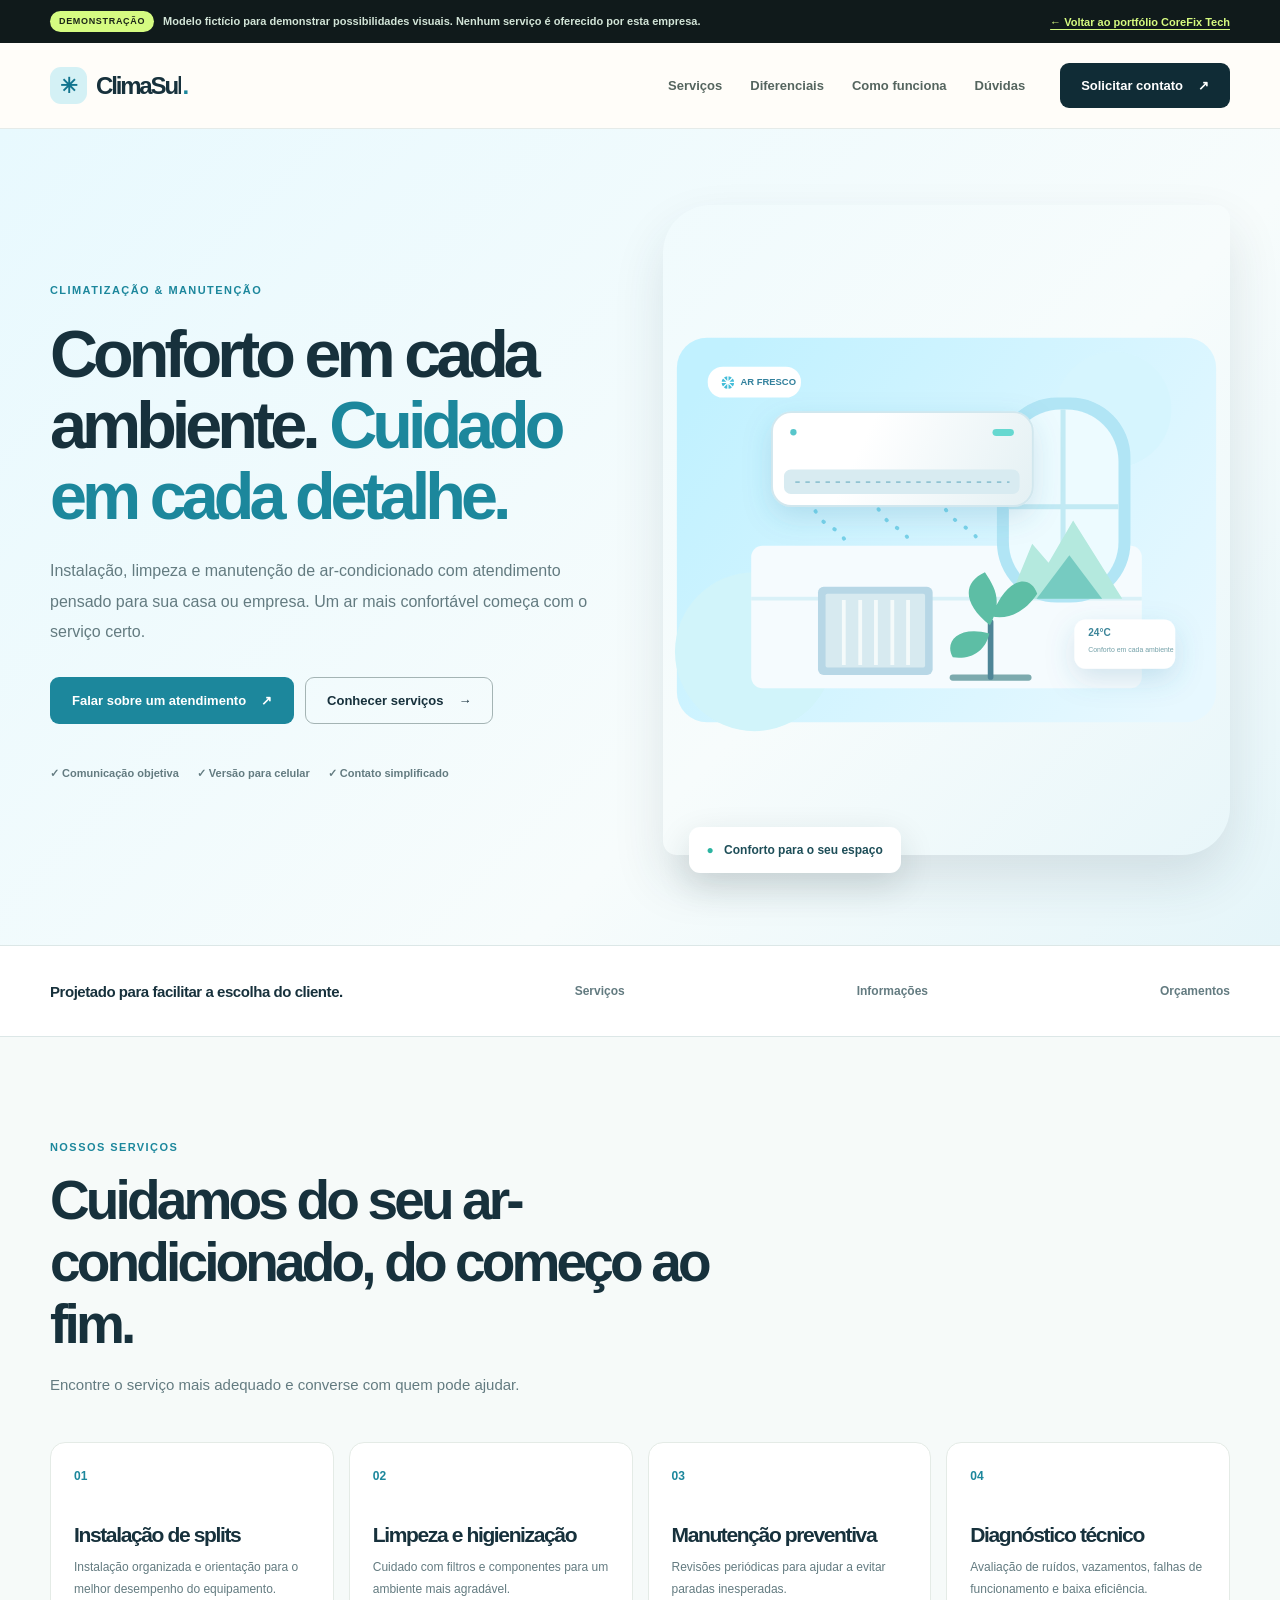
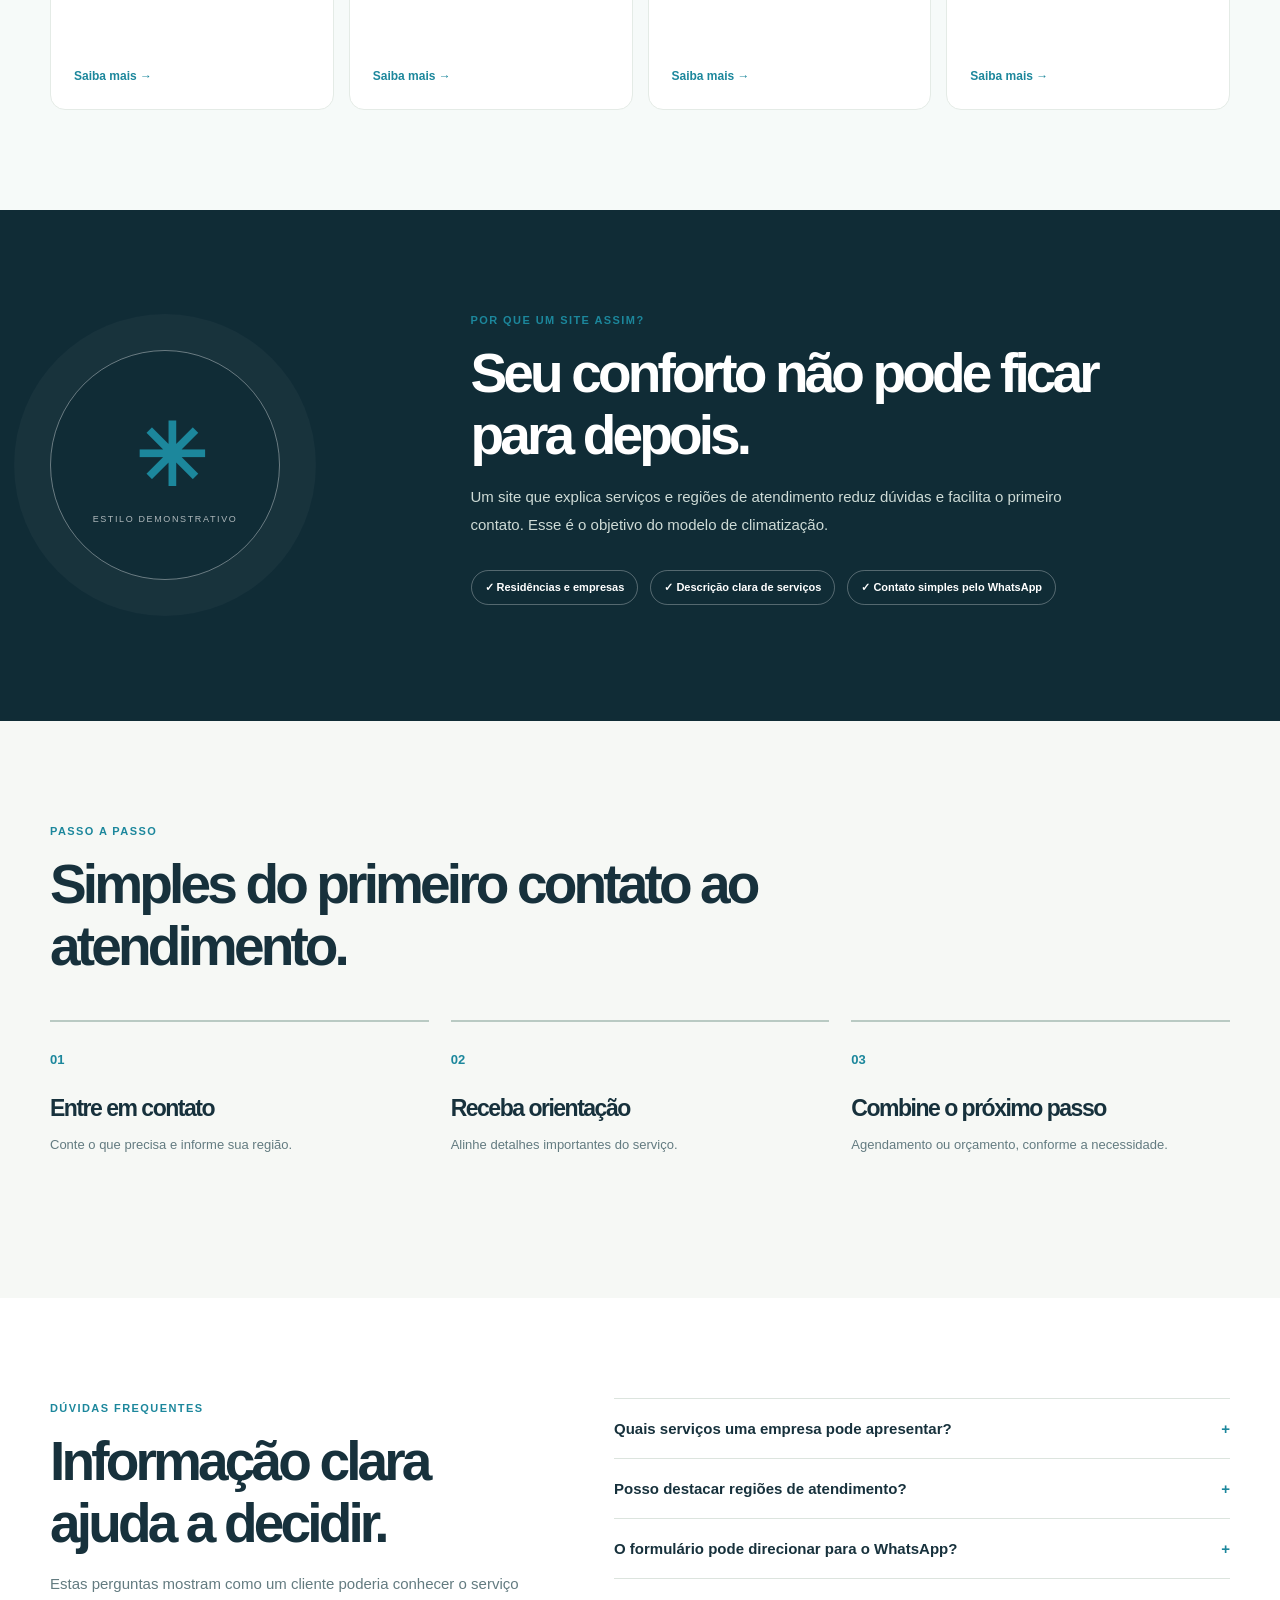
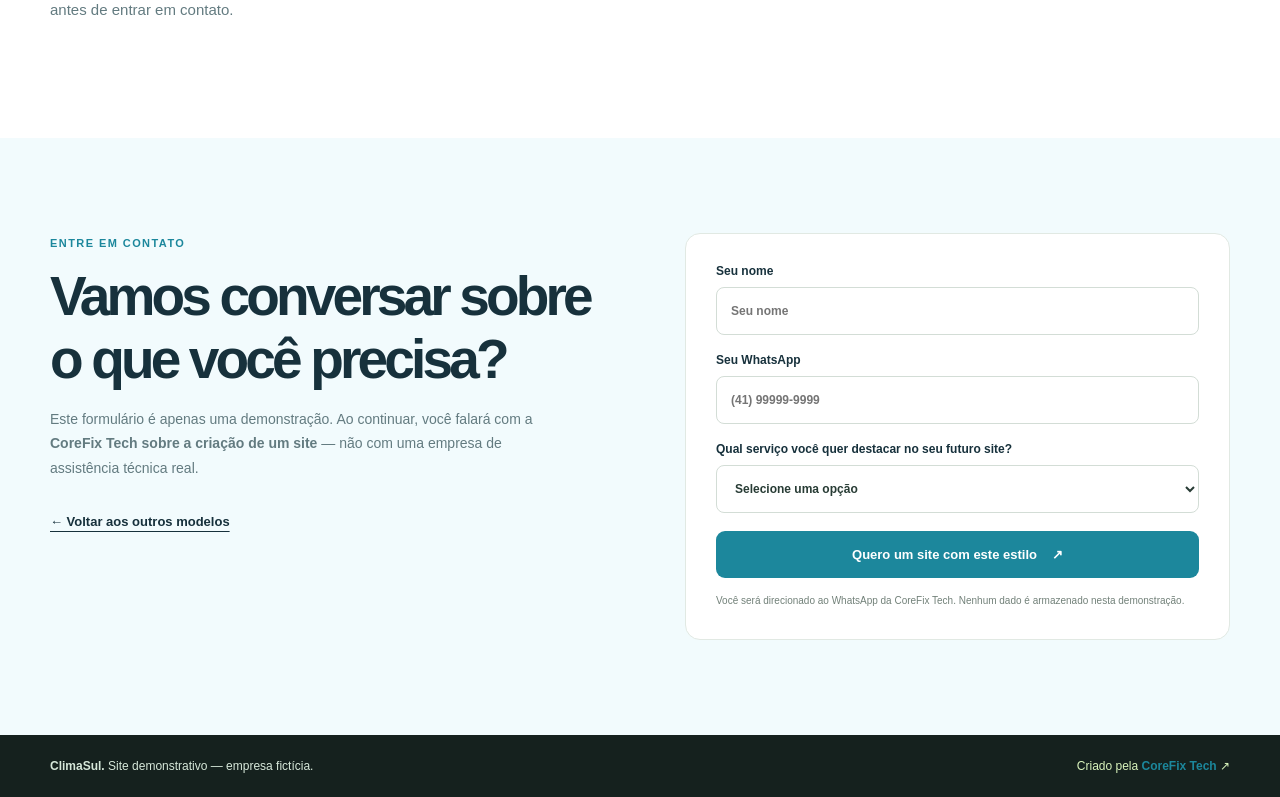
<file: site-assistencia/demos/ar-condicionado/index.html>
<!doctype html>
<html lang="pt-BR"><head>
<meta charset="utf-8"><meta name="viewport" content="width=device-width, initial-scale=1"><meta name="theme-color" content="#0b637c">
<meta name="robots" content="noindex,nofollow,noarchive"><meta name="description" content="Modelo demonstrativo de site para CLIMATIZAÇÃO &amp; MANUTENÇÃO. Criado pela CoreFix Tech."><title>ClimaSul — Demonstração CoreFix Tech</title>
<link rel="icon" href="../../assets/favicon.svg" type="image/svg+xml"><link rel="stylesheet" href="../demo.css">
</head><body class="clima" data-demo="ar-condicionado">
<div class="preview-banner"><div class="demo-container preview-banner-inner"><span class="demo-banner-description"><b class="demo-pill">DEMONSTRAÇÃO</b><span class="demo-banner-message">Modelo fictício para demonstrar possibilidades visuais. Nenhum serviço é oferecido por esta empresa.</span></span><a href="../../index.html#portfolio">← Voltar ao portfólio CoreFix Tech</a></div></div>
<header class="demo-header"><div class="demo-container demo-nav"><a class="demo-logo" href="#inicio"><span class="demo-brand-icon">✳</span> <span data-demo-brand>ClimaSul</span><span class="demo-logo-dot">.</span></a><nav aria-label="Navegação"><a href="#servicos">Serviços</a><a href="#diferenciais">Diferenciais</a><a href="#como-funciona">Como funciona</a><a href="#faq">Dúvidas</a></nav><a class="demo-top-cta" href="#contato">Solicitar contato <span>↗</span></a></div></header>
<main><section class="demo-hero" id="inicio"><div class="demo-container demo-hero-grid"><div class="demo-hero-copy"><span class="demo-eyebrow">CLIMATIZAÇÃO &amp; MANUTENÇÃO</span><h1>Conforto em cada ambiente. <em>Cuidado em cada detalhe.</em></h1><p>Instalação, limpeza e manutenção de ar-condicionado com atendimento pensado para sua casa ou empresa. Um ar mais confortável começa com o serviço certo.</p><div class="demo-hero-actions"><a class="demo-primary" href="#contato">Falar sobre um atendimento <span>↗</span></a><a class="demo-secondary" href="#servicos">Conhecer serviços <span>→</span></a></div><div class="demo-small-proof"><span>✓ Comunicação objetiva</span><span>✓ Versão para celular</span><span>✓ Contato simplificado</span></div></div><div class="demo-hero-graphic"><img src="../../assets/hero-clima.svg" alt="Ilustração demonstrativa de CLIMATIZAÇÃO &amp; MANUTENÇÃO" width="900" height="650" fetchpriority="high"><div class="demo-graphic-label"><span class="graphic-point">●</span> Conforto para o seu espaço</div></div></div></section>
<section class="demo-trust"><div class="demo-container demo-trust-inner"><strong>Projetado para facilitar a escolha do cliente.</strong><span>Serviços</span><span>Informações</span><span>Orçamentos</span></div></section>
<section class="demo-section demo-services" id="servicos"><div class="demo-container"><div class="demo-section-head"><span class="demo-kicker">NOSSOS SERVIÇOS</span><h2>Cuidamos do seu ar-condicionado, do começo ao fim.</h2><p>Encontre o serviço mais adequado e converse com quem pode ajudar.</p></div><div class="demo-services-grid"><article class="demo-service"><span>01</span><h3>Instalação de splits</h3><p>Instalação organizada e orientação para o melhor desempenho do equipamento.</p><a href="#contato">Saiba mais →</a></article><article class="demo-service"><span>02</span><h3>Limpeza e higienização</h3><p>Cuidado com filtros e componentes para um ambiente mais agradável.</p><a href="#contato">Saiba mais →</a></article><article class="demo-service"><span>03</span><h3>Manutenção preventiva</h3><p>Revisões periódicas para ajudar a evitar paradas inesperadas.</p><a href="#contato">Saiba mais →</a></article><article class="demo-service"><span>04</span><h3>Diagnóstico técnico</h3><p>Avaliação de ruídos, vazamentos, falhas de funcionamento e baixa eficiência.</p><a href="#contato">Saiba mais →</a></article></div></div></section>
<section class="demo-highlight" id="diferenciais"><div class="demo-container demo-highlight-grid"><div class="demo-highlight-mark" aria-hidden="true"><span>✳</span><small>ESTILO DEMONSTRATIVO</small></div><div><span class="demo-kicker">POR QUE UM SITE ASSIM?</span><h2>Seu conforto não pode ficar para depois.</h2><p>Um site que explica serviços e regiões de atendimento reduz dúvidas e facilita o primeiro contato. Esse é o objetivo do modelo de climatização.</p><ul><li>✓ Residências e empresas</li><li>✓ Descrição clara de serviços</li><li>✓ Contato simples pelo WhatsApp</li></ul></div></div></section>
<section class="demo-section demo-steps" id="como-funciona"><div class="demo-container"><div class="demo-section-head"><span class="demo-kicker">PASSO A PASSO</span><h2>Simples do primeiro contato ao atendimento.</h2></div><div class="demo-steps-grid"><div><span>01</span><h3>Entre em contato</h3><p>Conte o que precisa e informe sua região.</p></div><div><span>02</span><h3>Receba orientação</h3><p>Alinhe detalhes importantes do serviço.</p></div><div><span>03</span><h3>Combine o próximo passo</h3><p>Agendamento ou orçamento, conforme a necessidade.</p></div></div></div></section>
<section class="demo-section demo-faq" id="faq"><div class="demo-container demo-faq-grid"><div><span class="demo-kicker">DÚVIDAS FREQUENTES</span><h2>Informação clara ajuda a decidir.</h2><p>Estas perguntas mostram como um cliente poderia conhecer o serviço antes de entrar em contato.</p></div><div class="demo-faq-list"><details><summary>Quais serviços uma empresa pode apresentar? <span>+</span></summary><p>Instalação, limpeza, higienização, manutenção preventiva e corretiva são exemplos de serviços que podem entrar no site.</p></details><details><summary>Posso destacar regiões de atendimento? <span>+</span></summary><p>Sim. Bairros, cidades e áreas atendidas podem ser personalizados conforme a operação real da empresa.</p></details><details><summary>O formulário pode direcionar para o WhatsApp? <span>+</span></summary><p>Sim. Na versão final, a mensagem pode ser configurada para o número comercial da empresa.</p></details></div></div></section>
<section class="demo-contact" id="contato"><div class="demo-container demo-contact-grid"><div><span class="demo-kicker">ENTRE EM CONTATO</span><h2>Vamos conversar sobre o que você precisa?</h2><p>Este formulário é apenas uma demonstração. Ao continuar, você falará com a <strong>CoreFix Tech sobre a criação de um site</strong> — não com uma empresa de assistência técnica real.</p><a class="demo-back-link" href="../../index.html#portfolio">← Voltar aos outros modelos</a></div><form class="demo-form" id="demoForm"><label>Seu nome<input required name="nome" maxlength="80" autocomplete="name" placeholder="Seu nome"></label><label>Seu WhatsApp<input required name="telefone" type="tel" maxlength="24" autocomplete="tel" placeholder="(41) 99999-9999"></label><label>Qual serviço você quer destacar no seu futuro site?<select name="servico" required><option value="" selected disabled>Selecione uma opção</option><option>Instalação de splits</option><option>Limpeza e higienização</option><option>Manutenção preventiva</option><option>Diagnóstico técnico</option></select></label><button type="submit" class="demo-primary">Quero um site com este estilo <span>↗</span></button><small>Você será direcionado ao WhatsApp da CoreFix Tech. Nenhum dado é armazenado nesta demonstração.</small></form></div></section>
</main><footer class="demo-footer"><div class="demo-container demo-footer-inner"><span><b>ClimaSul.</b> Site demonstrativo — empresa fictícia.</span><a href="../../index.html">Criado pela <strong>CoreFix Tech</strong> ↗</a></div></footer>
<script src="../demo.js" defer></script></body></html>
</file>
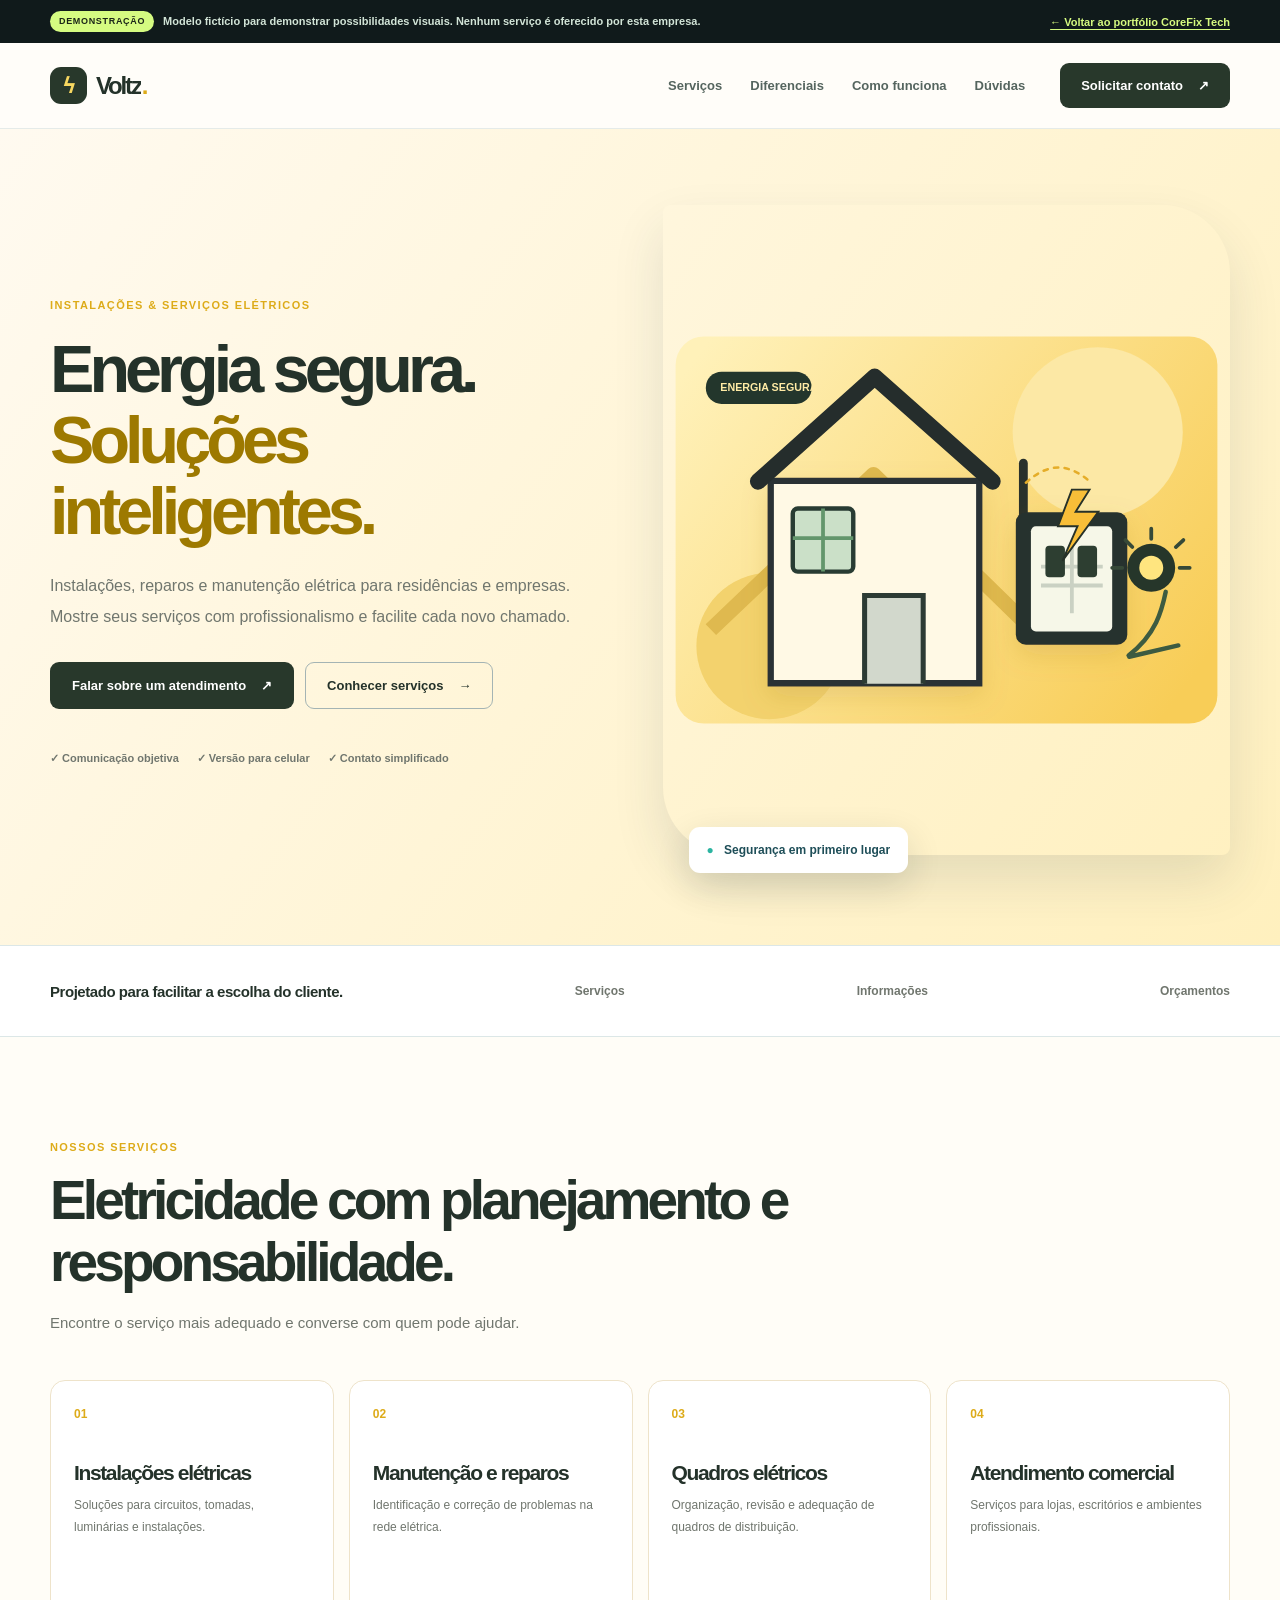
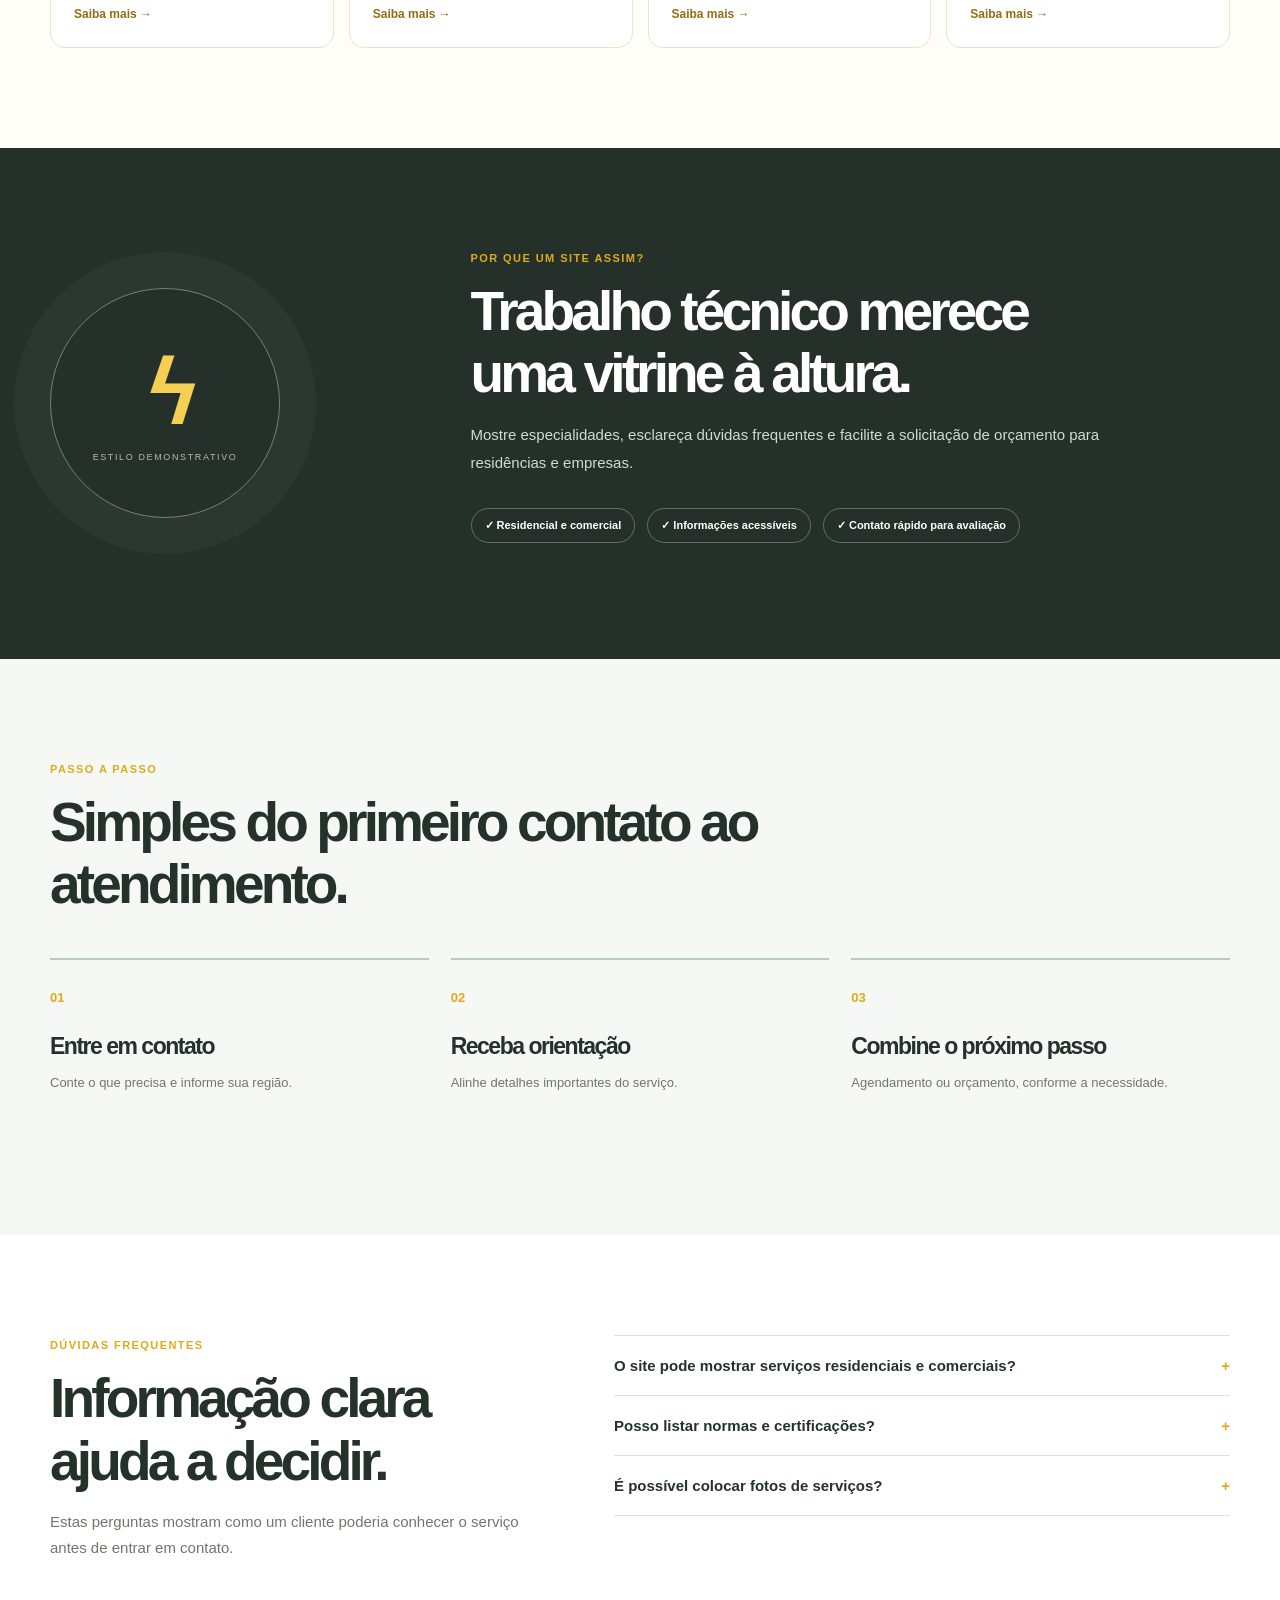
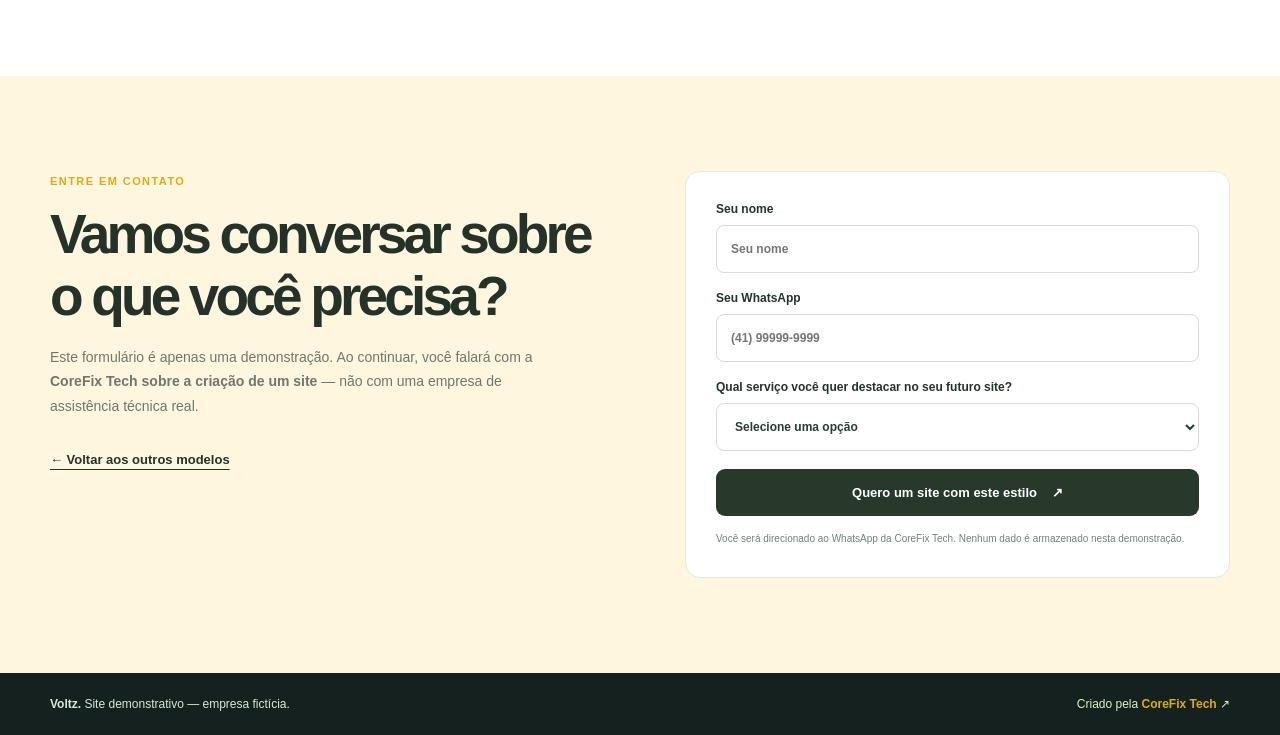
<file: site-assistencia/demos/eletricista/index.html>
<!doctype html>
<html lang="pt-BR"><head>
<meta charset="utf-8"><meta name="viewport" content="width=device-width, initial-scale=1"><meta name="theme-color" content="#f3ce62">
<meta name="robots" content="noindex,nofollow,noarchive"><meta name="description" content="Modelo demonstrativo de site para INSTALAÇÕES &amp; SERVIÇOS ELÉTRICOS. Criado pela CoreFix Tech."><title>Voltz — Demonstração CoreFix Tech</title>
<link rel="icon" href="../../assets/favicon.svg" type="image/svg+xml"><link rel="stylesheet" href="../demo.css">
</head><body class="eletrica" data-demo="eletricista">
<div class="preview-banner"><div class="demo-container preview-banner-inner"><span class="demo-banner-description"><b class="demo-pill">DEMONSTRAÇÃO</b><span class="demo-banner-message">Modelo fictício para demonstrar possibilidades visuais. Nenhum serviço é oferecido por esta empresa.</span></span><a href="../../index.html#portfolio">← Voltar ao portfólio CoreFix Tech</a></div></div>
<header class="demo-header"><div class="demo-container demo-nav"><a class="demo-logo" href="#inicio"><span class="demo-brand-icon">ϟ</span> <span data-demo-brand>Voltz</span><span class="demo-logo-dot">.</span></a><nav aria-label="Navegação"><a href="#servicos">Serviços</a><a href="#diferenciais">Diferenciais</a><a href="#como-funciona">Como funciona</a><a href="#faq">Dúvidas</a></nav><a class="demo-top-cta" href="#contato">Solicitar contato <span>↗</span></a></div></header>
<main><section class="demo-hero" id="inicio"><div class="demo-container demo-hero-grid"><div class="demo-hero-copy"><span class="demo-eyebrow">INSTALAÇÕES &amp; SERVIÇOS ELÉTRICOS</span><h1>Energia segura. <em>Soluções inteligentes.</em></h1><p>Instalações, reparos e manutenção elétrica para residências e empresas. Mostre seus serviços com profissionalismo e facilite cada novo chamado.</p><div class="demo-hero-actions"><a class="demo-primary" href="#contato">Falar sobre um atendimento <span>↗</span></a><a class="demo-secondary" href="#servicos">Conhecer serviços <span>→</span></a></div><div class="demo-small-proof"><span>✓ Comunicação objetiva</span><span>✓ Versão para celular</span><span>✓ Contato simplificado</span></div></div><div class="demo-hero-graphic"><img src="../../assets/hero-eletrica.svg" alt="Ilustração demonstrativa de INSTALAÇÕES &amp; SERVIÇOS ELÉTRICOS" width="900" height="650" fetchpriority="high"><div class="demo-graphic-label"><span class="graphic-point">●</span> Segurança em primeiro lugar</div></div></div></section>
<section class="demo-trust"><div class="demo-container demo-trust-inner"><strong>Projetado para facilitar a escolha do cliente.</strong><span>Serviços</span><span>Informações</span><span>Orçamentos</span></div></section>
<section class="demo-section demo-services" id="servicos"><div class="demo-container"><div class="demo-section-head"><span class="demo-kicker">NOSSOS SERVIÇOS</span><h2>Eletricidade com planejamento e responsabilidade.</h2><p>Encontre o serviço mais adequado e converse com quem pode ajudar.</p></div><div class="demo-services-grid"><article class="demo-service"><span>01</span><h3>Instalações elétricas</h3><p>Soluções para circuitos, tomadas, luminárias e instalações.</p><a href="#contato">Saiba mais →</a></article><article class="demo-service"><span>02</span><h3>Manutenção e reparos</h3><p>Identificação e correção de problemas na rede elétrica.</p><a href="#contato">Saiba mais →</a></article><article class="demo-service"><span>03</span><h3>Quadros elétricos</h3><p>Organização, revisão e adequação de quadros de distribuição.</p><a href="#contato">Saiba mais →</a></article><article class="demo-service"><span>04</span><h3>Atendimento comercial</h3><p>Serviços para lojas, escritórios e ambientes profissionais.</p><a href="#contato">Saiba mais →</a></article></div></div></section>
<section class="demo-highlight" id="diferenciais"><div class="demo-container demo-highlight-grid"><div class="demo-highlight-mark" aria-hidden="true"><span>ϟ</span><small>ESTILO DEMONSTRATIVO</small></div><div><span class="demo-kicker">POR QUE UM SITE ASSIM?</span><h2>Trabalho técnico merece uma vitrine à altura.</h2><p>Mostre especialidades, esclareça dúvidas frequentes e facilite a solicitação de orçamento para residências e empresas.</p><ul><li>✓ Residencial e comercial</li><li>✓ Informações acessíveis</li><li>✓ Contato rápido para avaliação</li></ul></div></div></section>
<section class="demo-section demo-steps" id="como-funciona"><div class="demo-container"><div class="demo-section-head"><span class="demo-kicker">PASSO A PASSO</span><h2>Simples do primeiro contato ao atendimento.</h2></div><div class="demo-steps-grid"><div><span>01</span><h3>Entre em contato</h3><p>Conte o que precisa e informe sua região.</p></div><div><span>02</span><h3>Receba orientação</h3><p>Alinhe detalhes importantes do serviço.</p></div><div><span>03</span><h3>Combine o próximo passo</h3><p>Agendamento ou orçamento, conforme a necessidade.</p></div></div></div></section>
<section class="demo-section demo-faq" id="faq"><div class="demo-container demo-faq-grid"><div><span class="demo-kicker">DÚVIDAS FREQUENTES</span><h2>Informação clara ajuda a decidir.</h2><p>Estas perguntas mostram como um cliente poderia conhecer o serviço antes de entrar em contato.</p></div><div class="demo-faq-list"><details><summary>O site pode mostrar serviços residenciais e comerciais? <span>+</span></summary><p>Sim. É possível criar seções específicas para cada público e tipo de serviço.</p></details><details><summary>Posso listar normas e certificações? <span>+</span></summary><p>Sim, desde que sejam informações verdadeiras e comprovadas pelo profissional ou empresa.</p></details><details><summary>É possível colocar fotos de serviços? <span>+</span></summary><p>Sim. Fotos reais e autorizadas melhoram a apresentação do portfólio técnico.</p></details></div></div></section>
<section class="demo-contact" id="contato"><div class="demo-container demo-contact-grid"><div><span class="demo-kicker">ENTRE EM CONTATO</span><h2>Vamos conversar sobre o que você precisa?</h2><p>Este formulário é apenas uma demonstração. Ao continuar, você falará com a <strong>CoreFix Tech sobre a criação de um site</strong> — não com uma empresa de assistência técnica real.</p><a class="demo-back-link" href="../../index.html#portfolio">← Voltar aos outros modelos</a></div><form class="demo-form" id="demoForm"><label>Seu nome<input required name="nome" maxlength="80" autocomplete="name" placeholder="Seu nome"></label><label>Seu WhatsApp<input required name="telefone" type="tel" maxlength="24" autocomplete="tel" placeholder="(41) 99999-9999"></label><label>Qual serviço você quer destacar no seu futuro site?<select name="servico" required><option value="" selected disabled>Selecione uma opção</option><option>Instalações elétricas</option><option>Manutenção e reparos</option><option>Quadros elétricos</option><option>Atendimento comercial</option></select></label><button type="submit" class="demo-primary">Quero um site com este estilo <span>↗</span></button><small>Você será direcionado ao WhatsApp da CoreFix Tech. Nenhum dado é armazenado nesta demonstração.</small></form></div></section>
</main><footer class="demo-footer"><div class="demo-container demo-footer-inner"><span><b>Voltz.</b> Site demonstrativo — empresa fictícia.</span><a href="../../index.html">Criado pela <strong>CoreFix Tech</strong> ↗</a></div></footer>
<script src="../demo.js" defer></script></body></html>
</file>
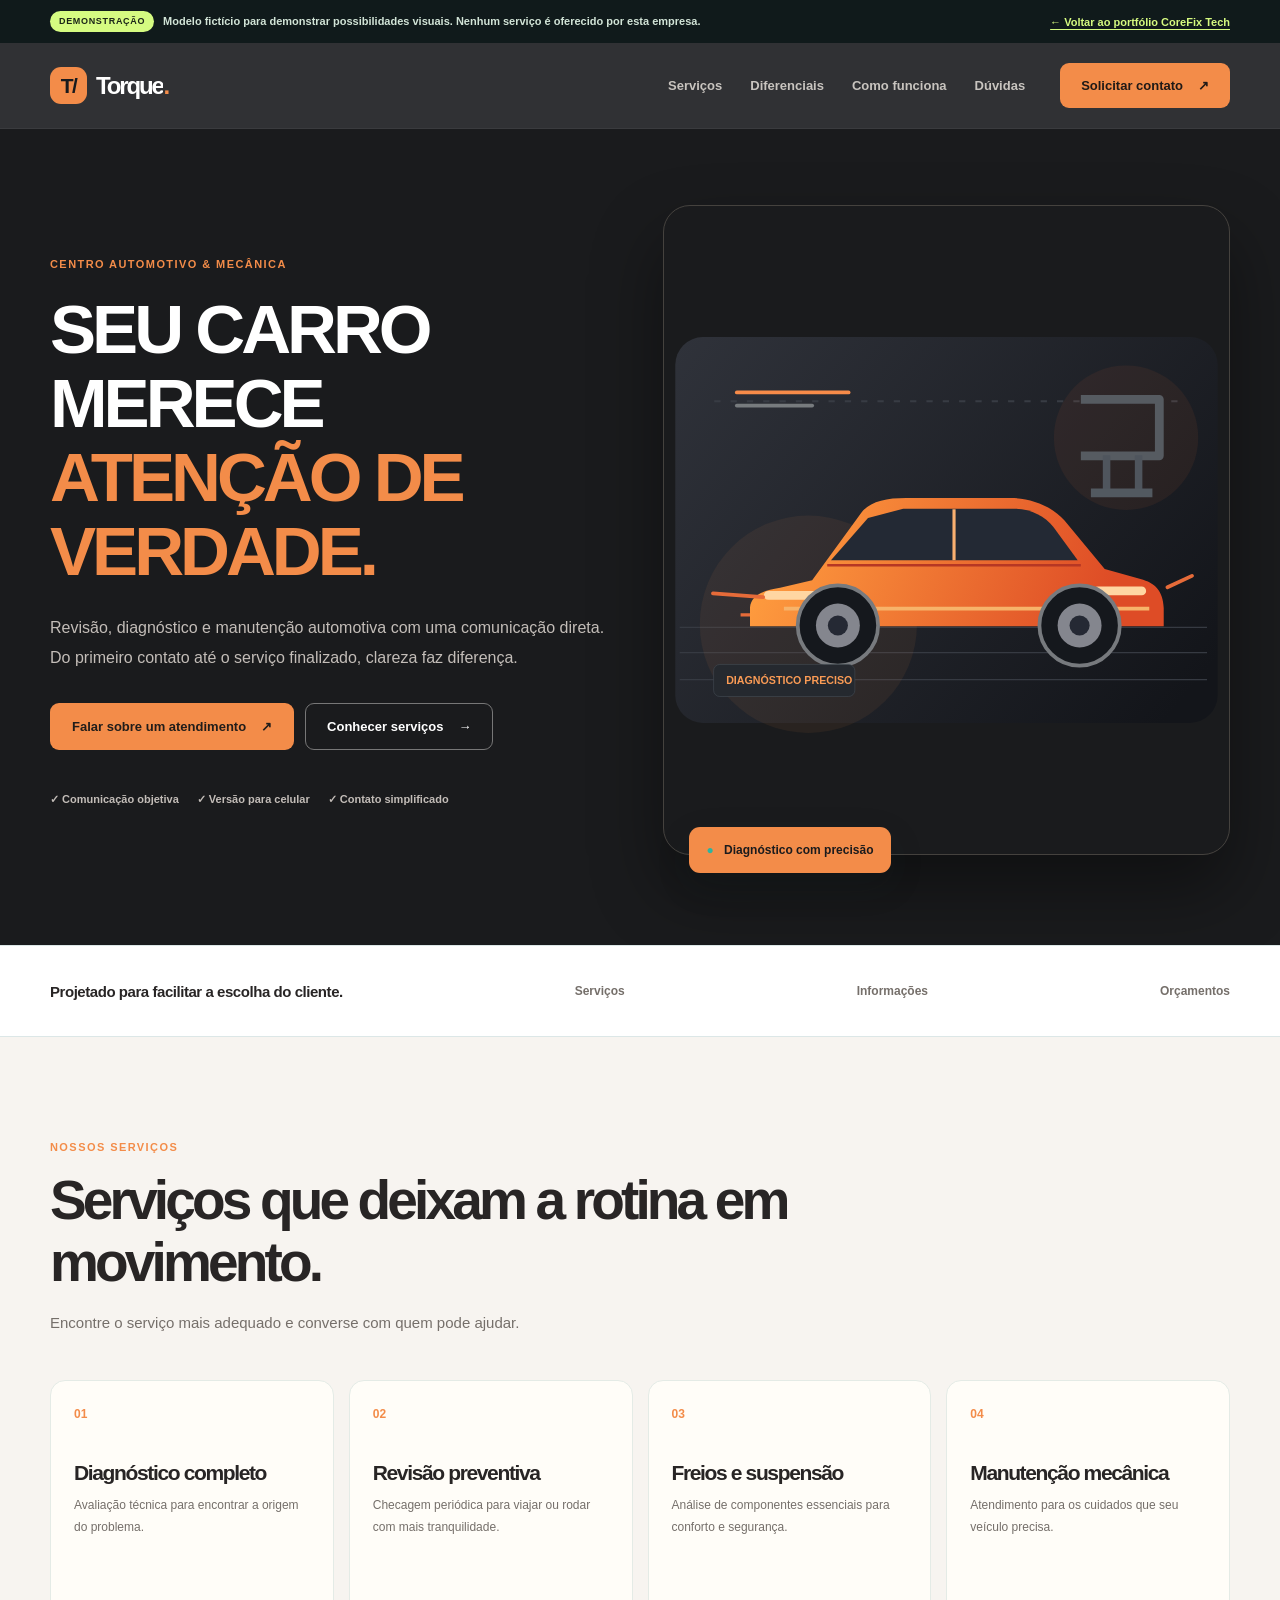
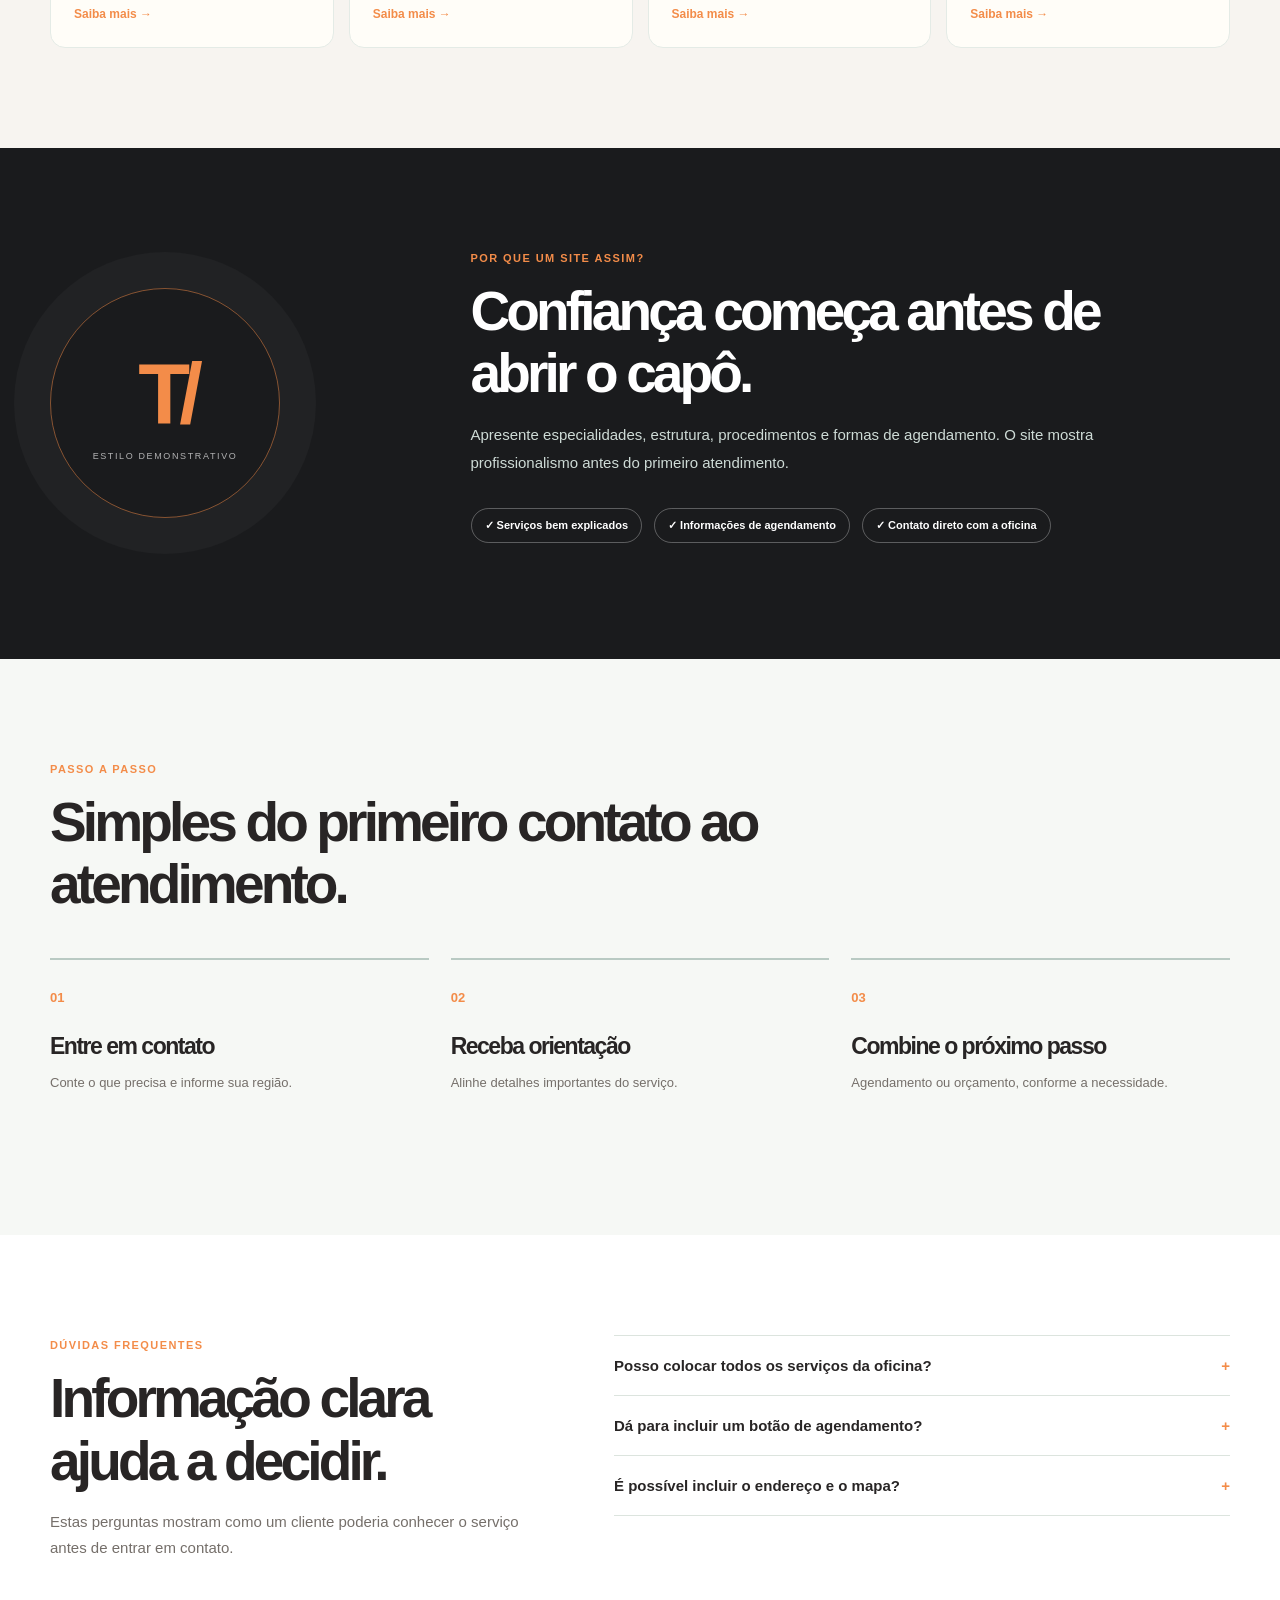
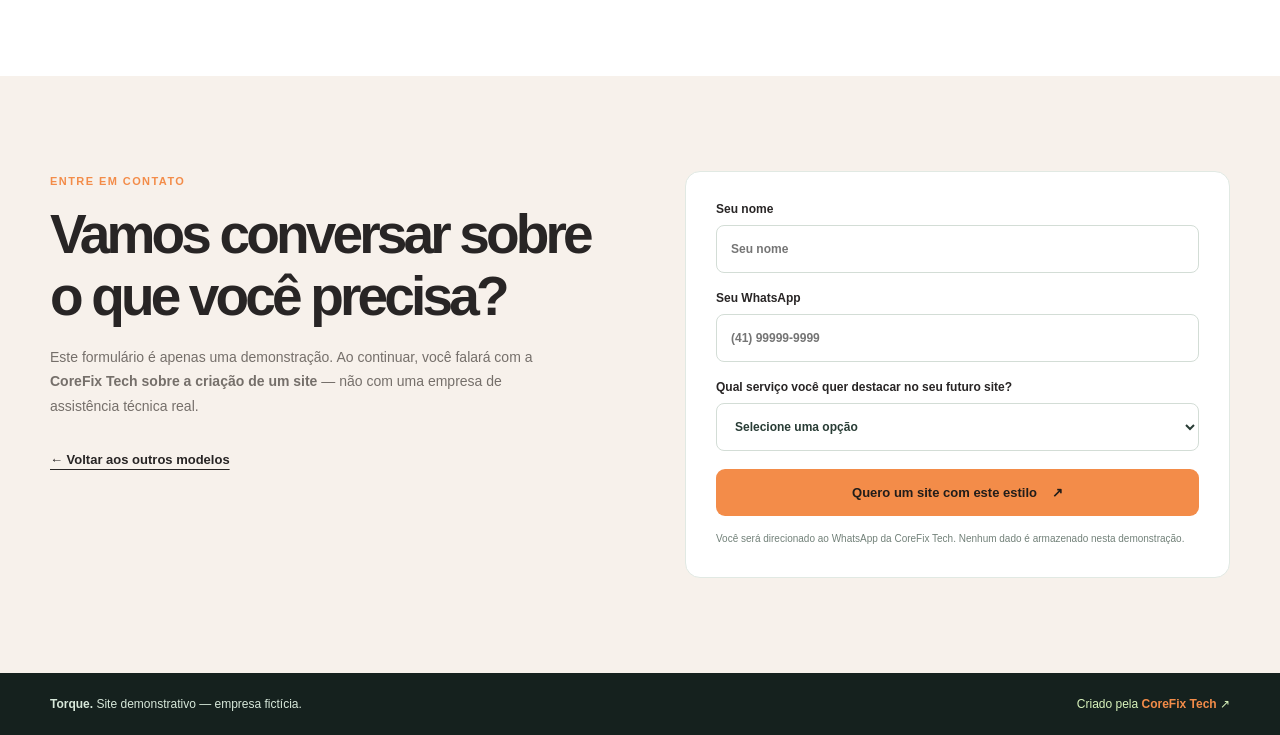
<file: site-assistencia/demos/oficina-mecanica/index.html>
<!doctype html>
<html lang="pt-BR"><head>
<meta charset="utf-8"><meta name="viewport" content="width=device-width, initial-scale=1"><meta name="theme-color" content="#181a1d">
<meta name="robots" content="noindex,nofollow,noarchive"><meta name="description" content="Modelo demonstrativo de site para CENTRO AUTOMOTIVO &amp; MECÂNICA. Criado pela CoreFix Tech."><title>Torque — Demonstração CoreFix Tech</title>
<link rel="icon" href="../../assets/favicon.svg" type="image/svg+xml"><link rel="stylesheet" href="../demo.css">
</head><body class="auto" data-demo="oficina-mecanica">
<div class="preview-banner"><div class="demo-container preview-banner-inner"><span class="demo-banner-description"><b class="demo-pill">DEMONSTRAÇÃO</b><span class="demo-banner-message">Modelo fictício para demonstrar possibilidades visuais. Nenhum serviço é oferecido por esta empresa.</span></span><a href="../../index.html#portfolio">← Voltar ao portfólio CoreFix Tech</a></div></div>
<header class="demo-header"><div class="demo-container demo-nav"><a class="demo-logo" href="#inicio"><span class="demo-brand-icon">T/</span> <span data-demo-brand>Torque</span><span class="demo-logo-dot">.</span></a><nav aria-label="Navegação"><a href="#servicos">Serviços</a><a href="#diferenciais">Diferenciais</a><a href="#como-funciona">Como funciona</a><a href="#faq">Dúvidas</a></nav><a class="demo-top-cta" href="#contato">Solicitar contato <span>↗</span></a></div></header>
<main><section class="demo-hero" id="inicio"><div class="demo-container demo-hero-grid"><div class="demo-hero-copy"><span class="demo-eyebrow">CENTRO AUTOMOTIVO &amp; MECÂNICA</span><h1>Seu carro merece <em>atenção de verdade.</em></h1><p>Revisão, diagnóstico e manutenção automotiva com uma comunicação direta. Do primeiro contato até o serviço finalizado, clareza faz diferença.</p><div class="demo-hero-actions"><a class="demo-primary" href="#contato">Falar sobre um atendimento <span>↗</span></a><a class="demo-secondary" href="#servicos">Conhecer serviços <span>→</span></a></div><div class="demo-small-proof"><span>✓ Comunicação objetiva</span><span>✓ Versão para celular</span><span>✓ Contato simplificado</span></div></div><div class="demo-hero-graphic"><img src="../../assets/hero-oficina.svg" alt="Ilustração demonstrativa de CENTRO AUTOMOTIVO &amp; MECÂNICA" width="900" height="650" fetchpriority="high"><div class="demo-graphic-label"><span class="graphic-point">●</span> Diagnóstico com precisão</div></div></div></section>
<section class="demo-trust"><div class="demo-container demo-trust-inner"><strong>Projetado para facilitar a escolha do cliente.</strong><span>Serviços</span><span>Informações</span><span>Orçamentos</span></div></section>
<section class="demo-section demo-services" id="servicos"><div class="demo-container"><div class="demo-section-head"><span class="demo-kicker">NOSSOS SERVIÇOS</span><h2>Serviços que deixam a rotina em movimento.</h2><p>Encontre o serviço mais adequado e converse com quem pode ajudar.</p></div><div class="demo-services-grid"><article class="demo-service"><span>01</span><h3>Diagnóstico completo</h3><p>Avaliação técnica para encontrar a origem do problema.</p><a href="#contato">Saiba mais →</a></article><article class="demo-service"><span>02</span><h3>Revisão preventiva</h3><p>Checagem periódica para viajar ou rodar com mais tranquilidade.</p><a href="#contato">Saiba mais →</a></article><article class="demo-service"><span>03</span><h3>Freios e suspensão</h3><p>Análise de componentes essenciais para conforto e segurança.</p><a href="#contato">Saiba mais →</a></article><article class="demo-service"><span>04</span><h3>Manutenção mecânica</h3><p>Atendimento para os cuidados que seu veículo precisa.</p><a href="#contato">Saiba mais →</a></article></div></div></section>
<section class="demo-highlight" id="diferenciais"><div class="demo-container demo-highlight-grid"><div class="demo-highlight-mark" aria-hidden="true"><span>T/</span><small>ESTILO DEMONSTRATIVO</small></div><div><span class="demo-kicker">POR QUE UM SITE ASSIM?</span><h2>Confiança começa antes de abrir o capô.</h2><p>Apresente especialidades, estrutura, procedimentos e formas de agendamento. O site mostra profissionalismo antes do primeiro atendimento.</p><ul><li>✓ Serviços bem explicados</li><li>✓ Informações de agendamento</li><li>✓ Contato direto com a oficina</li></ul></div></div></section>
<section class="demo-section demo-steps" id="como-funciona"><div class="demo-container"><div class="demo-section-head"><span class="demo-kicker">PASSO A PASSO</span><h2>Simples do primeiro contato ao atendimento.</h2></div><div class="demo-steps-grid"><div><span>01</span><h3>Entre em contato</h3><p>Conte o que precisa e informe sua região.</p></div><div><span>02</span><h3>Receba orientação</h3><p>Alinhe detalhes importantes do serviço.</p></div><div><span>03</span><h3>Combine o próximo passo</h3><p>Agendamento ou orçamento, conforme a necessidade.</p></div></div></div></section>
<section class="demo-section demo-faq" id="faq"><div class="demo-container demo-faq-grid"><div><span class="demo-kicker">DÚVIDAS FREQUENTES</span><h2>Informação clara ajuda a decidir.</h2><p>Estas perguntas mostram como um cliente poderia conhecer o serviço antes de entrar em contato.</p></div><div class="demo-faq-list"><details><summary>Posso colocar todos os serviços da oficina? <span>+</span></summary><p>Sim. O modelo pode exibir manutenção mecânica, revisão, freios, diagnóstico e especialidades.</p></details><details><summary>Dá para incluir um botão de agendamento? <span>+</span></summary><p>Sim. O botão pode encaminhar a pessoa ao WhatsApp ou a uma solução de agenda contratada.</p></details><details><summary>É possível incluir o endereço e o mapa? <span>+</span></summary><p>Sim. O site final pode usar o endereço real e um mapa da oficina.</p></details></div></div></section>
<section class="demo-contact" id="contato"><div class="demo-container demo-contact-grid"><div><span class="demo-kicker">ENTRE EM CONTATO</span><h2>Vamos conversar sobre o que você precisa?</h2><p>Este formulário é apenas uma demonstração. Ao continuar, você falará com a <strong>CoreFix Tech sobre a criação de um site</strong> — não com uma empresa de assistência técnica real.</p><a class="demo-back-link" href="../../index.html#portfolio">← Voltar aos outros modelos</a></div><form class="demo-form" id="demoForm"><label>Seu nome<input required name="nome" maxlength="80" autocomplete="name" placeholder="Seu nome"></label><label>Seu WhatsApp<input required name="telefone" type="tel" maxlength="24" autocomplete="tel" placeholder="(41) 99999-9999"></label><label>Qual serviço você quer destacar no seu futuro site?<select name="servico" required><option value="" selected disabled>Selecione uma opção</option><option>Diagnóstico completo</option><option>Revisão preventiva</option><option>Freios e suspensão</option><option>Manutenção mecânica</option></select></label><button type="submit" class="demo-primary">Quero um site com este estilo <span>↗</span></button><small>Você será direcionado ao WhatsApp da CoreFix Tech. Nenhum dado é armazenado nesta demonstração.</small></form></div></section>
</main><footer class="demo-footer"><div class="demo-container demo-footer-inner"><span><b>Torque.</b> Site demonstrativo — empresa fictícia.</span><a href="../../index.html">Criado pela <strong>CoreFix Tech</strong> ↗</a></div></footer>
<script src="../demo.js" defer></script></body></html>
</file>
<file: site-assistencia/styles.css>
@charset "UTF-8";
:root{--ink:#121e20;--navy:#101b1c;--navy-soft:#1a292a;--white:#fff;--cloud:#f5f7f3;--warm:#edf0e9;--line:#dde4dc;--gray:#53635e;--gray-soft:#95a5a0;--lime:#d5fb81;--lime-dark:#aacb51;--mint:#9ad9ce;--round:20px;--shadow:0 16px 60px rgba(15,33,29,.12)}
*{box-sizing:border-box}html{scroll-behavior:smooth;scroll-padding-top:var(--nav-clearance,120px)}body{margin:0;background:var(--cloud);color:var(--ink);font-family:Inter,ui-sans-serif,-apple-system,BlinkMacSystemFont,"Segoe UI",Arial,sans-serif;-webkit-font-smoothing:antialiased}button,input,select,textarea{font:inherit}a{color:inherit;text-decoration:none}button{cursor:pointer}img,svg{max-width:100%}img{display:block}p,h1,h2,h3{margin-top:0}p{line-height:1.7}h1,h2,h3{letter-spacing:-.065em}h1,h2{font-weight:780}em{font-style:normal}h2 em{color:#6d8677}strong{font-weight:720}.container{width:min(1210px,calc(100% - 84px));margin-inline:auto}.icon{width:19px;height:19px;flex:none;fill:none;stroke:currentColor;stroke-linecap:round;stroke-linejoin:round;stroke-width:1.9}.icon-library{position:absolute;width:0;height:0;overflow:hidden;pointer-events:none}.skip-link{position:fixed;z-index:300;left:16px;top:-80px;background:var(--lime);color:var(--ink);padding:12px 16px;border-radius:12px}.skip-link:focus{top:16px}:focus-visible{outline:3px solid #649e81;outline-offset:4px}.dark-section{background:var(--navy);color:white}.site-header{position:sticky;top:0;z-index:120;background:#101b1cf4;color:#fff;box-shadow:0 1px 0 rgba(255,255,255,.08);backdrop-filter:blur(16px)}.header-inner{min-height:91px;display:flex;align-items:center;gap:32px}.brand{display:inline-flex;align-items:center;gap:11px;flex:none}.brand-mark{width:42px;height:42px;border-radius:13px;background:var(--lime);font-size:19px;font-weight:900;color:var(--navy);display:flex;align-items:center;justify-content:center;letter-spacing:-.14em;position:relative;transform:rotate(-8deg)}.brand-mark>span:first-child{margin-left:1px}.brand-dot{position:absolute;width:6px;height:6px;border-radius:50%;background:var(--navy);right:7px;top:6px}.brand-wordmark{font-size:22px;font-weight:830;letter-spacing:-.09em;line-height:.95}.brand-wordmark>span{color:var(--lime)}.brand-wordmark small{display:block;margin-top:5px;color:#97aaa6;letter-spacing:.19em;font-size:8px;font-weight:750}.desktop-nav{display:flex;align-items:center;gap:29px;margin-left:auto}.desktop-nav a{font-weight:600;font-size:13px;white-space:nowrap;color:#c5d3cf;transition:color .2s}.desktop-nav a:hover{color:var(--lime)}.button{display:inline-flex;align-items:center;justify-content:center;gap:17px;min-height:52px;padding:14px 22px;border:1px solid transparent;border-radius:11px;font-size:13px;font-weight:760;line-height:1.25;text-align:center;transition:transform .2s ease,background .2s ease,box-shadow .2s}.button:hover{transform:translateY(-2px)}.button .icon{width:17px;height:17px}.button-header{border-color:rgba(213,251,129,.56);color:var(--lime);font-size:12px;padding:12px 15px;min-height:43px;white-space:nowrap}.button-header:hover{background:rgba(213,251,129,.1)}.button-lime{background:var(--lime);color:var(--navy)}.button-lime:hover{background:#e0ffa4;box-shadow:0 10px 26px rgba(174,228,101,.19)}.button-outline-dark{border:1px solid #b5c4ba;background:transparent;color:var(--ink)}.button-outline-dark:hover{background:#e7ede5}.text-button{display:inline-flex;align-items:center;gap:12px;font-weight:710;font-size:14px;color:white;border-bottom:1px solid rgba(255,255,255,.3);padding:11px 0}.text-button:hover{color:var(--lime);border-color:var(--lime)}.text-button .icon{width:17px;height:17px}.mobile-menu-toggle{display:none;border:1px solid rgba(255,255,255,.2);background:transparent;color:white;width:42px;height:42px;align-items:center;justify-content:center;border-radius:10px;margin-left:auto}.mobile-menu-toggle .toggle-close{display:none}.mobile-menu-toggle[aria-expanded=true] .toggle-open{display:none}.mobile-menu-toggle[aria-expanded=true] .toggle-close{display:block}.mobile-nav{position:absolute;left:0;right:0;top:100%;padding:8px max(24px,calc((100% - 1200px)/2)) 20px;background:#152524;border-top:1px solid #344641;box-shadow:0 22px 40px rgba(10,20,16,.23)}.mobile-nav[hidden]{display:none}.mobile-nav a{display:block;color:#eef6ef;font-size:15px;padding:14px 4px;border-bottom:1px solid #2b3d39}.mobile-nav a:last-child{color:var(--lime)}
.hero{position:relative;isolation:isolate;overflow:hidden;background:radial-gradient(ellipse at 86% 38%,rgba(91,132,105,.12),transparent 46%),linear-gradient(145deg,#101b1c,#101f1e 65%,#142622)}.hero-grain{pointer-events:none;position:absolute;inset:0;opacity:.16;background-image:radial-gradient(#ffffff3d .7px,transparent .7px);background-size:11px 11px;mask-image:linear-gradient(to right,transparent 25%,black)}.hero-grid{display:grid;grid-template-columns:1.02fr .98fr;align-items:center;gap:30px;padding-top:95px;padding-bottom:103px;min-height:650px}.hero-copy{z-index:2;position:relative}.eyebrow{display:inline-flex;align-items:center;gap:11px;letter-spacing:.01em;font-size:11px;font-weight:770;text-transform:uppercase}.eyebrow-dark{color:#d9e7c9;padding:11px 15px;background:#283632;border:1px solid #33473f;border-radius:100px}.live-dot{width:7px;height:7px;border-radius:50%;background:var(--lime);box-shadow:0 0 0 4px rgba(213,251,129,.1)}.hero h1{font-size:clamp(54px,5.5vw,84px);line-height:1.065;margin:26px 0 24px;letter-spacing:-.078em;max-width:790px}.hero h1 em{color:var(--lime)}.hero-lead{font-size:16px;line-height:1.86;color:#afc2b9;max-width:540px}.hero-lead strong{color:#ecf9ee}.hero-actions{display:flex;align-items:center;gap:26px;flex-wrap:wrap;margin-top:33px}.hero-points{display:flex;flex-wrap:wrap;gap:13px 21px;margin-top:45px}.hero-points span{color:#a9bdb2;font-size:11px;font-weight:670;white-space:nowrap;display:flex;gap:7px;align-items:center}.hero-points .icon{width:14px;height:14px;color:var(--lime)}.hero-art{position:relative;min-height:485px;display:flex;align-items:center;justify-content:center;padding:25px 9px 25px 25px}.hero-orbit{position:absolute;border:1px solid rgba(213,251,129,.13);border-radius:50%;pointer-events:none}.hero-orbit-one{width:580px;height:580px;right:-115px;top:-45px}.hero-orbit-two{width:730px;height:730px;right:-190px;top:-120px}.hero-preview{width:min(490px,100%);background:#f8faf5;border:8px solid #263733;box-shadow:0 25px 95px rgba(0,0,0,.4),0 0 0 1px rgba(213,251,129,.19);border-radius:20px;overflow:hidden;transform:rotate(3deg) translate(10px,2px);position:relative;z-index:1}.preview-top{height:37px;display:flex;gap:18px;align-items:center;padding:0 15px;background:#e5ebe5;border-bottom:1px solid #d7e1d7}.preview-dots{display:flex;gap:5px}.preview-dots span{width:8px;height:8px;border-radius:50%;background:#b6c5bc}.preview-dots span:first-child{background:#e0a7a4}.preview-dots span:nth-child(2){background:#e7d196}.preview-dots span:nth-child(3){background:#afcdaa}.preview-url{background:#d5dfd5;border-radius:6px;text-align:center;color:#5b7465;font-size:9px;flex:1;padding:5px}.preview-lock{color:#3b6c48;font-size:13px}.preview-page{padding:24px 27px 26px;color:#142121}.preview-nav{display:flex;align-items:center;gap:16px;margin-bottom:44px}.preview-nav b{font-size:17px;font-weight:900;letter-spacing:-.08em;margin-right:auto}.preview-nav b span{color:#60a86a}.preview-nav i{width:30px;height:5px;border-radius:30px;background:#c8d4cb}.preview-stage{max-width:380px}.preview-stage>span{font-size:8px;color:#6b9773;letter-spacing:.15em;font-weight:850}.preview-stage h3{font-size:clamp(26px,3vw,40px);letter-spacing:-.07em;line-height:1.05;max-width:330px;margin:14px 0 14px}.preview-stage p{font-size:10px;line-height:1.8;color:#75867c;max-width:280px}.preview-cta{display:inline-flex;gap:8px;align-items:center;font-size:10px;font-weight:800;padding:12px 16px;background:#c6ef9f;border-radius:7px;margin:12px 0 12px}.preview-cta .icon{width:12px;height:12px}.preview-cards{display:grid;grid-template-columns:repeat(3,1fr);gap:8px;margin-top:31px}.preview-cards>div{min-height:90px;padding:11px 9px;background:#eff3ec;border:1px solid #e2e9df;border-radius:8px;display:flex;flex-direction:column;gap:5px}.preview-cards span{font-size:9px;color:#8ba28d;font-weight:750}.preview-cards b{font-size:12px}.preview-cards small{font-size:8px;color:#728377}.hero-sticker{position:absolute;display:flex;align-items:center;gap:12px;z-index:2;background:#fff;color:#223429;padding:13px 16px;border-radius:12px;box-shadow:0 15px 36px rgba(0,0,0,.22);font-size:10px}.hero-sticker>svg{color:#347b5b;width:20px;height:20px}.hero-sticker div{display:flex;flex-direction:column;gap:4px}.hero-sticker b{font-weight:800}.hero-sticker span{color:#718176}.sticker-one{top:23px;right:-8px;transform:rotate(8deg)}.sticker-two{bottom:16px;left:-7px;transform:rotate(-5deg)}.sticker-check{display:grid;place-items:center;width:30px;height:30px;border-radius:50%;background:#e6fbb6;color:#426a35}.sticker-check .icon{width:18px;height:18px}.hero-bottom{display:flex;justify-content:space-between;gap:20px;border-top:1px solid rgba(255,255,255,.1);padding-top:23px;padding-bottom:26px;color:#859d91;font-size:10px;font-weight:700;letter-spacing:.13em}.intro-strip{background:var(--lime)}.intro-strip-inner{display:flex;align-items:center;justify-content:space-between;gap:30px;padding-top:28px;padding-bottom:28px}.intro-strip-inner p{max-width:780px;margin:0;font-size:17px;line-height:1.6;color:#254023}.intro-strip-inner a{width:42px;height:42px;display:grid;place-items:center;border:1px solid #799f45;border-radius:50%;flex:none}.intro-strip-inner a:hover{background:#c1e26e}
.section{padding:108px 0}.section-head{margin-bottom:46px}.section-head-split{display:flex;align-items:end;justify-content:space-between;gap:45px}.section-head-split>p{max-width:350px;margin-bottom:10px}.section-head h2,.manifesto h2,.contact-copy h2,.faq-left h2{font-size:clamp(38px,4.7vw,63px);line-height:1.12;letter-spacing:-.075em;margin:17px 0 0;max-width:700px}.section-head p{font-size:15px;color:var(--gray);max-width:510px;margin-top:19px}.kicker{display:inline-flex;gap:9px;align-items:center;font-size:10px;font-weight:830;letter-spacing:.14em;color:#446456}.kicker-line{display:inline-block;height:1px;width:26px;background:#749987}.kicker-light{color:#c5e3bd}.kicker-light .kicker-line{background:var(--lime)}.head-aside{max-width:340px}.head-aside p{color:var(--gray);font-size:14px;line-height:1.75}.demo-disclosure{color:#536b5e;display:inline-flex;align-items:center;gap:8px;font-size:11px;font-weight:670;background:#e5ede5;border:1px solid #d7e5d9;padding:9px 12px;border-radius:50px}.demo-disclosure .icon{width:15px;height:15px}.section-portfolio{background:#f6f8f4}.portfolio-grid{display:grid;grid-template-columns:repeat(3,minmax(0,1fr));gap:20px}.project-card{min-width:0}.project-image{display:block;position:relative;aspect-ratio:1.26;background:#e5ece6;border-radius:16px;overflow:hidden;border:1px solid #d9e5dc}.project-image img{width:100%;height:100%;object-fit:cover;object-position:top center;transition:transform .45s ease}.project-image:hover img{transform:scale(1.045)}.preview-hover{position:absolute;bottom:16px;left:16px;background:var(--lime);color:var(--navy);padding:11px 13px;display:flex;align-items:center;gap:13px;font-weight:750;border-radius:9px;font-size:11px;box-shadow:0 10px 40px rgba(10,35,21,.2)}.preview-hover .icon{width:15px;height:15px}.project-info{display:flex;align-items:center;justify-content:space-between;gap:15px;padding:23px 3px 8px}.project-label{font-size:10px;color:#72917b;letter-spacing:.13em;font-weight:800}.project-info h3{font-size:23px;letter-spacing:-.07em;margin:9px 0 8px}.project-info h3 span{font-weight:460;color:#607268}.project-info p{font-size:12px;color:#61736a;line-height:1.7;margin:0;max-width:290px}.round-arrow{width:40px;height:40px;display:grid;place-items:center;border:1px solid #b6c8ba;border-radius:50%;flex:none;transition:background .2s}.round-arrow:hover{background:var(--lime);border-color:var(--lime)}.round-arrow .icon{width:17px;height:17px}.portfolio-footer{display:flex;justify-content:space-between;align-items:center;gap:30px;margin-top:42px;padding-top:26px;border-top:1px solid #dfe8df}.portfolio-footer p{font-size:14px;color:#66786a;margin:0;max-width:760px}.portfolio-footer p strong{color:#284136}.inline-link{display:inline-flex;align-items:center;gap:9px;font-size:13px;font-weight:780;white-space:nowrap;border-bottom:1px solid currentColor;padding-bottom:8px}.inline-link:hover{color:#618b63}.inline-link .icon{width:17px;height:17px}
.section-services{background:#edf2ec}.service-grid{display:grid;grid-template-columns:repeat(4,1fr);gap:13px}.service-card{min-height:289px;background:#fff;border-radius:15px;padding:26px 24px;border:1px solid #e0e8df;position:relative;transition:transform .2s,box-shadow .2s}.service-card:hover{transform:translateY(-4px);box-shadow:var(--shadow)}.service-number{font-size:11px;font-weight:750;color:#a5b5a8;position:absolute;right:24px;top:23px}.service-icon{width:50px;height:50px;background:#e6f2d2;border-radius:13px;display:grid;place-items:center;color:#416443;margin-bottom:39px}.service-icon .icon{width:25px;height:25px}.service-card h3{font-size:20px;line-height:1.2;margin-bottom:10px}.service-card p{font-size:12px;line-height:1.8;color:var(--gray);margin:0}.manifesto{position:relative;overflow:hidden;padding:105px 0;background:radial-gradient(ellipse at 8% 50%,rgba(140,195,156,.16),transparent 45%),#142422}.manifesto-grid{display:grid;grid-template-columns:.7fr 1.3fr;gap:80px;align-items:center}.manifesto-symbol{display:grid;place-items:center;min-height:270px}.manifesto-ring{width:238px;height:238px;border:1px solid #547163;border-radius:50%;display:grid;place-items:center;position:relative;box-shadow:0 0 0 34px rgba(132,177,136,.045),0 0 0 70px rgba(132,177,136,.027)}.manifesto-ring:before,.manifesto-ring:after{content:"";position:absolute;width:14px;height:14px;background:var(--lime);border-radius:50%}.manifesto-ring:before{top:21px;right:24px}.manifesto-ring:after{bottom:10px;left:36px;width:8px;height:8px;background:#6cab8e}.manifesto-ring span{font-size:88px;font-weight:870;color:var(--lime);letter-spacing:-.14em;transform:rotate(-10deg)}.manifesto h2{max-width:700px;margin:19px 0 24px}.manifesto h2 em{color:var(--lime)}.manifesto p{font-size:15px;color:#bdcbc5;max-width:630px;line-height:1.9}.manifesto .text-button{margin-top:18px}.process-section{background:var(--cloud)}.timeline{border-top:1px solid #bbcec0;display:grid;grid-template-columns:repeat(4,1fr);gap:29px}.timeline-item{position:relative;padding-top:34px}.timeline-item:before{content:"";width:10px;height:10px;border-radius:50%;background:#568968;position:absolute;top:-6px;left:0;box-shadow:0 0 0 5px var(--cloud)}.timeline-item>span{font-size:13px;font-weight:820;color:#6a8872}.timeline-item h3{font-size:22px;margin:32px 0 10px;line-height:1.17}.timeline-item p{font-size:13px;color:#66786b;line-height:1.8}.pricing-section{background:#e7eee5}.pricing-grid{display:grid;grid-template-columns:repeat(2,minmax(0,1fr));max-width:1000px;gap:20px;margin:auto}.price-card{display:flex;flex-direction:column;background:#fff;border:1px solid #d5e2d3;border-radius:19px;padding:35px 36px;min-height:515px;position:relative}.price-card .price-top{min-height:220px}.price-label{font-size:11px;letter-spacing:.14em;font-weight:820;color:#557963}.price-card h3{font-size:31px;margin:14px 0 10px;line-height:1.15}.price-card .price-top>p{font-size:13px;color:#688071;max-width:355px}.price{margin:30px 0 4px;display:flex;align-items:baseline;flex-wrap:wrap;column-gap:10px;row-gap:4px}.price small{display:block;width:100%;font-size:11px;font-weight:650;color:#728579}.price strong{font-size:46px;letter-spacing:-.08em;white-space:nowrap}.price span{font-size:12px;color:#617263}.price-card ul{list-style:none;padding:24px 0 26px;margin:30px 0 0;border-top:1px solid #e0e8df;flex:1}.price-card li{display:flex;align-items:start;gap:11px;font-size:13px;font-weight:540;line-height:1.5;margin-bottom:14px}.price-card li .icon{width:17px;height:17px;color:#579c70}.price-card .button{width:100%;margin-top:auto}.price-featured{background:#142723;color:#fff;border-color:#142723;box-shadow:0 28px 60px rgba(25,47,35,.15)}.price-featured .price-label{color:var(--lime)}.price-featured .price-top>p,.price-featured .price small,.price-featured .price span{color:#b3c6b8}.price-featured li .icon{color:var(--lime)}.price-featured ul{border-color:#3a5147}.featured-tag{position:absolute;right:25px;top:-16px;display:inline-flex;align-items:center;gap:8px;font-size:10px;letter-spacing:.09em;font-weight:800;background:var(--lime);color:var(--navy);border-radius:30px;padding:9px 15px}.featured-tag .icon{width:15px;height:15px}.custom-plan{display:flex;align-items:center;gap:20px;max-width:1000px;margin:20px auto 0;border:1px solid #ccdbcd;border-radius:15px;padding:22px 28px;background:#dce8d9}.custom-icon{width:47px;height:47px;background:#fff;border-radius:12px;display:grid;place-items:center;flex:none}.custom-icon .icon{color:#40663e;width:25px;height:25px}.custom-plan div:nth-child(2){flex:1}.custom-plan strong{font-size:16px}.custom-plan p{font-size:12px;color:#637766;margin:5px 0 0}.custom-plan .inline-link{color:#315c39}.pricing-footnote{max-width:1000px;display:flex;gap:11px;align-items:start;margin:24px auto 0;font-size:11px;color:#55715d;line-height:1.8}.pricing-footnote .icon{width:16px;height:16px;flex:none;margin-top:1px}
.faq-section{background:var(--cloud)}.faq-grid{display:grid;grid-template-columns:.9fr 1.1fr;gap:90px}.faq-left>p{color:var(--gray);font-size:14px;margin:21px 0;max-width:360px}.faq-list{border-top:1px solid #d4e0d5}.faq-list details{border-bottom:1px solid #d4e0d5}.faq-list summary{padding:23px 5px;display:flex;align-items:center;justify-content:space-between;gap:16px;cursor:pointer;list-style:none;font-weight:725;font-size:15px;line-height:1.5}.faq-list summary::-webkit-details-marker{display:none}.faq-list summary .icon{width:17px;height:17px;transition:transform .2s}.faq-list details[open] summary .icon{transform:rotate(180deg)}.faq-list p{margin:0;padding:0 25px 24px 5px;color:var(--gray);font-size:13px;line-height:1.9}.contact-section{padding:105px 0;background:radial-gradient(ellipse at 10% 90%,rgba(140,195,156,.1),transparent 42%),#101e1c}.contact-grid{display:grid;grid-template-columns:.91fr 1.09fr;gap:90px}.contact-copy h2{font-size:clamp(40px,4.8vw,65px);margin:20px 0}.contact-copy h2 em{color:var(--lime)}.contact-copy>p{font-size:15px;line-height:1.85;color:#afc3b8;max-width:440px}.contact-benefits{display:flex;flex-direction:column;gap:14px;margin:36px 0 69px}.contact-benefits span{display:flex;align-items:center;gap:12px;color:#d4e7d6;font-size:13px}.contact-benefits .icon{width:17px;height:17px;color:var(--lime)}.contact-direct{border-top:1px solid #375247;padding-top:27px;display:flex;flex-direction:column;gap:12px}.contact-direct span{color:#a3bbac;font-size:12px}.contact-direct a{font-size:18px;color:#e3fbe2;font-weight:735;display:inline-flex;align-items:center;gap:9px}.contact-direct a:hover{color:var(--lime)}.quote-form{background:#f9fbf7;border-radius:19px;color:var(--navy);padding:35px 35px 28px;align-self:start}.form-step{font-size:10px;letter-spacing:.12em;color:#416849;font-weight:850}.form-head h3{font-size:29px;line-height:1.15;margin:10px 0 8px}.form-head p{color:#687c6f;font-size:12px;line-height:1.8;margin-bottom:23px}.quote-form label{display:block;font-size:12px;font-weight:735;margin-bottom:16px}.quote-form label span[aria-hidden]{color:#6a947b}.quote-form label .optional{font-size:10px;font-weight:520;color:#9cac9e}.quote-form input,.quote-form select,.quote-form textarea{display:block;width:100%;margin-top:8px;border:1px solid #d5e0d5;border-radius:8px;background:#fff;color:#182a1c;padding:14px 15px;font-size:13px;outline:0;min-height:49px;transition:border-color .2s,box-shadow .2s}.quote-form textarea{resize:vertical;min-height:100px}.quote-form input:focus,.quote-form select:focus,.quote-form textarea:focus{border-color:#5e9870;box-shadow:0 0 0 3px #b2dcbf88}.quote-form input::placeholder,.quote-form textarea::placeholder{color:#a1afa5}.form-row{display:grid;grid-template-columns:1fr 1fr;gap:14px}.form-submit{width:100%;margin-top:6px}.form-privacy{display:flex;align-items:start;gap:7px;font-size:10px;line-height:1.75;color:#758878;margin:13px 0 0}.form-privacy .icon{width:16px;height:16px;margin-top:1px}.form-fallback{display:block;margin-top:14px;color:#285a34;text-decoration:underline;font-size:13px;font-weight:700}.site-footer{background:#091411;color:#d7e3db;padding:72px 0 0}.footer-main{display:grid;grid-template-columns:1.5fr .7fr .9fr;gap:80px;padding-bottom:72px}.footer-about p{color:#94aa9a;font-size:13px;line-height:1.9;max-width:335px;margin-top:24px}.footer-links{display:flex;flex-direction:column;gap:14px;font-size:12px;color:#9db4a1}.footer-links strong{color:#eff8ef;font-size:13px;margin-bottom:7px}.footer-links a{display:inline-flex;align-items:center;gap:5px;width:fit-content}.footer-links a:hover{color:var(--lime)}.footer-links .icon{width:14px;height:14px}.footer-bottom{border-top:1px solid #293e32;display:flex;justify-content:space-between;gap:15px;padding:24px 0;color:#7d9283;font-size:11px}.floating-whatsapp{position:fixed;z-index:80;bottom:24px;right:24px;display:inline-flex;align-items:center;gap:9px;padding:13px 18px;background:#c7f396;color:#16331e;border:1px solid #8aca6c;border-radius:100px;box-shadow:0 14px 34px #13261955;font-size:12px;font-weight:800}.floating-whatsapp:hover{background:#e1ffb4;transform:translateY(-2px)}.floating-whatsapp .icon{width:20px;height:20px}
@media(max-width:1160px){.desktop-nav{gap:16px}.header-inner{gap:18px}.desktop-nav a{font-size:12px}.hero h1{font-size:clamp(50px,5.4vw,70px)}.hero-preview{width:min(435px,100%)}.hero-art{padding-inline:0}.hero-sticker{font-size:9px}.service-grid{gap:10px}.service-card{padding:23px 18px}.faq-grid{gap:50px}.contact-grid{gap:48px}}
@media(max-width:980px){.desktop-nav,.button-header{display:none}.mobile-menu-toggle{display:flex}.header-inner{min-height:74px}.hero-grid{grid-template-columns:1fr;padding-top:66px;padding-bottom:64px;min-height:0}.hero-copy{max-width:750px}.hero h1{font-size:clamp(50px,8vw,78px)}.hero-art{min-height:450px;max-width:620px;width:100%;margin:10px auto 0}.hero-orbit-one{right:0}.hero-orbit-two{right:-90px}.portfolio-grid{grid-template-columns:repeat(2,1fr)}.portfolio-grid>article:last-child{grid-column:1/3;max-width:calc(50% - 10px)}.service-grid{grid-template-columns:repeat(2,1fr)}.service-card{min-height:240px}.service-icon{margin-bottom:25px}.manifesto-grid{gap:36px}.contact-grid{grid-template-columns:1fr 1fr;gap:34px}.contact-grid .form-row{grid-template-columns:1fr;gap:0}.contact-copy h2{font-size:clamp(40px,5vw,56px)}}
@media(max-width:720px){.container{width:min(100% - 42px,1210px)}.hero-grid{padding-top:53px}.hero h1{font-size:clamp(48px,10.3vw,68px)}.hero-lead{font-size:15px}.hero-actions{gap:16px}.hero-points{margin-top:33px}.hero-art{min-height:405px}.hero-preview{width:420px}.hero-bottom{flex-wrap:wrap;font-size:9px;gap:12px}.intro-strip-inner p{font-size:15px}.section{padding:77px 0}.section-head h2,.manifesto h2,.faq-left h2{font-size:clamp(39px,8vw,53px)}.section-head-split{display:block}.section-head-split>p{max-width:540px;margin-top:18px}.head-aside{max-width:540px;margin-top:16px}.portfolio-grid{grid-template-columns:1fr}.portfolio-grid>article:last-child{grid-column:auto;max-width:none}.project-image{aspect-ratio:1.48}.project-info h3{font-size:24px}.portfolio-footer{flex-direction:column;align-items:start;gap:20px}.service-grid{grid-template-columns:1fr 1fr}.manifesto{padding:77px 0}.manifesto-grid{grid-template-columns:1fr}.manifesto-symbol{min-height:150px;order:2}.manifesto-ring{width:128px;height:128px;box-shadow:0 0 0 20px rgba(132,177,136,.045),0 0 0 39px rgba(132,177,136,.027)}.manifesto-ring span{font-size:46px}.timeline{grid-template-columns:1fr 1fr;row-gap:16px}.timeline-item h3{margin-top:16px}.pricing-grid{grid-template-columns:1fr;max-width:540px}.price-card{min-height:0}.price-card .price-top{min-height:0}.custom-plan{flex-wrap:wrap}.custom-plan .inline-link{margin-left:67px}.faq-grid{grid-template-columns:1fr;gap:35px}.contact-section{padding:80px 0}.contact-grid{grid-template-columns:1fr;gap:50px}.contact-copy{max-width:620px}.contact-benefits{margin:24px 0 28px}.contact-grid .form-row{grid-template-columns:1fr 1fr;gap:14px}.footer-main{grid-template-columns:1fr 1fr;gap:40px}.footer-about{grid-column:1/3}.footer-about p{max-width:500px}.footer-main{padding-bottom:52px}}
@media(max-width:480px){html{scroll-padding-top:var(--nav-clearance,102px)}.container{width:calc(100% - 36px)}.brand-mark{height:36px;width:36px;border-radius:10px;font-size:17px}.brand-wordmark{font-size:20px}.brand-wordmark small{font-size:7px}.eyebrow-dark{font-size:10px;padding:10px 12px}.hero h1{font-size:clamp(42px,11.5vw,55px)}.hero h1 br{display:none}.hero-lead{font-size:14px;line-height:1.8}.hero-actions{align-items:stretch;flex-direction:column;gap:8px}.hero-actions .button{width:100%}.hero-actions .text-button{justify-content:center}.hero-points{gap:11px}.hero-points span{font-size:10px}.hero-art{min-height:320px;padding:0 11px 0 0}.hero-preview{width:310px;border-width:6px;transform:rotate(2deg)}.preview-page{padding:16px}.preview-top{height:28px}.preview-nav{margin-bottom:25px}.preview-nav b{font-size:13px}.preview-stage h3{font-size:26px}.preview-stage p{font-size:9px}.preview-cards{margin-top:15px}.preview-cards>div{min-height:65px;padding:6px}.preview-cards b{font-size:10px}.preview-cards small{font-size:7px}.sticker-one{right:-7px;top:1px}.sticker-two{left:-7px;bottom:5px}.hero-sticker{padding:9px;gap:7px;font-size:8px}.hero-sticker span{font-size:8px}.hero-sticker>svg{width:16px;height:16px}.sticker-check{width:22px;height:22px}.sticker-check .icon{width:13px;height:13px}.hero-bottom{display:none}.intro-strip-inner{padding-block:21px}.intro-strip-inner p{font-size:13px}.section{padding:70px 0}.section-head h2,.manifesto h2,.faq-left h2{font-size:clamp(35px,9.8vw,45px)}.section-head{margin-bottom:32px}.project-image{aspect-ratio:1.3}.project-info{padding-top:18px}.service-grid{grid-template-columns:1fr}.service-card{min-height:190px}.service-icon{margin-bottom:16px}.timeline{grid-template-columns:1fr}.timeline-item{padding:24px 0 10px 22px;border-left:1px solid #b3cbb9}.timeline{border-top:0;gap:0}.timeline-item:before{top:29px;left:-5px}.timeline-item h3{margin:12px 0 7px}.price-card{padding:27px 23px}.price-card h3{font-size:28px}.price strong{font-size:40px}.featured-tag{font-size:9px}.custom-plan{padding:20px;gap:12px}.custom-icon{width:36px;height:36px}.custom-plan .inline-link{margin-left:0;white-space:normal}.faq-list summary{font-size:13px}.quote-form{padding:24px 19px}.contact-grid .form-row{grid-template-columns:1fr;gap:0}.contact-copy h2{font-size:clamp(40px,11vw,51px)}.footer-main{grid-template-columns:1fr 1fr;gap:28px}.footer-about{grid-column:1/3}.footer-bottom{flex-direction:column}.floating-whatsapp{right:14px;bottom:14px;padding:12px}.floating-whatsapp span{display:none}.hero-preview{margin-left:0}}
@media(prefers-reduced-motion:reduce){html{scroll-behavior:auto}*,*::before,*::after{animation-duration:.01ms!important;transition-duration:.01ms!important}.hero-preview{transform:none}.sticker-one,.sticker-two{transform:none}}

/* CoreFix Tech V2.1 — Simulador de pré-orçamento */
.pricing-simulator-cta{display:flex;align-items:center;justify-content:space-between;gap:18px;margin-top:22px;padding:20px 23px;background:#e3ebdd;border:1px solid #cbdccd;border-radius:15px}
.pricing-simulator-cta span{font-size:14px;color:#40574b;font-weight:700}
.pricing-simulator-cta a{display:inline-flex;align-items:center;gap:9px;font-size:13px;color:#234d39;font-weight:800;border-bottom:1px solid #95af94;padding-bottom:4px}
.pricing-simulator-cta .icon{width:16px;height:16px}
.simulator-section{position:relative;padding:106px 0 118px;background:linear-gradient(150deg,#eef3e9 0%,#e7eee6 60%,#f0f3ed 100%);border-top:1px solid #d5e2d4;scroll-margin-top:0}
.simulator-section:before{content:"";position:absolute;pointer-events:none;width:440px;height:440px;right:-240px;top:30px;border:1px solid rgba(71,105,79,.13);border-radius:50%;box-shadow:0 0 0 70px rgba(71,105,79,.025),0 0 0 145px rgba(71,105,79,.018)}
.simulator-intro{position:relative;display:flex;align-items:end;justify-content:space-between;gap:32px;margin-bottom:39px}
.simulator-intro>div{max-width:780px}
.simulator-intro h2{font-size:clamp(43px,5.1vw,68px);line-height:1.08;letter-spacing:-.07em;margin:19px 0}
.simulator-intro h2 em{color:#5f8166}
.simulator-intro p{font-size:16px;color:#52675a;line-height:1.8;max-width:650px;margin:0}
.sim-example{display:inline-flex;align-items:center;gap:9px;border:1px solid #9eb6a1;border-radius:12px;padding:13px 15px;color:#2c5941;background:#edf5e8;font-weight:800;font-size:12px;white-space:nowrap;transition:background .2s,border-color .2s}
.sim-example:hover{background:#ddf1d2;border-color:#6e9f71}
.sim-example .icon{width:15px;height:15px}
.simulator-grid{display:grid;grid-template-columns:minmax(0,1.26fr) minmax(320px,.74fr);gap:24px;align-items:start;position:relative}
.sim-form{background:#fff;border:1px solid #dce6dc;border-radius:22px;padding:24px 31px 0;box-shadow:0 25px 70px rgba(21,45,29,.045);min-width:0}
/* A legenda pertence ao topo do fieldset: padding-top criava um vao entre titulo e texto. */
.sim-step{border:0;padding:0 0 34px;margin:0;min-width:0;border-bottom:1px solid #e6ece5}
.sim-step + .sim-step{margin-top:22px}
.sim-step-last{border:0;padding-bottom:32px}
.sim-step legend{font-size:20px;font-weight:790;letter-spacing:-.04em;display:flex;align-items:center;gap:11px;padding:0;line-height:1.3;color:#19312b}
.sim-step-number{width:33px;height:33px;display:inline-flex;align-items:center;justify-content:center;border-radius:10px;background:#e2f0d3;color:#39653c;font-size:11px;letter-spacing:.02em;font-weight:900;flex:none}
.sim-step-help{font-size:13px;color:#718179;margin:10px 0 20px;line-height:1.6}
.sim-choice-grid{display:grid;grid-template-columns:repeat(2,minmax(0,1fr));gap:10px}
.sim-choice{position:relative;display:flex;align-items:center;gap:12px;min-height:84px;padding:14px 14px;border:1px solid #dfe6db;background:#f9fbf7;border-radius:13px;cursor:pointer;transition:background .16s,border-color .16s,box-shadow .16s}
.sim-choice:hover{border-color:#9bb69d;background:#f6faf3}
.sim-choice:has(input:checked){border-color:#56835d;background:#eff8e9;box-shadow:inset 0 0 0 1px #56835d}
.sim-choice:focus-within{outline:3px solid rgba(74,123,82,.29);outline-offset:2px}
.sim-choice input,.sim-plan-option input{position:absolute;opacity:0;width:1px;height:1px;top:0;left:0}
.sim-choice-symbol{height:40px;width:40px;border-radius:10px;flex:none;display:flex;align-items:center;justify-content:center;font-size:22px;color:#366046;background:#e7eee5;font-weight:800}
.sim-choice:has(input:checked) .sim-choice-symbol{background:#c9ebb2;color:#24482e}
.sim-choice-copy{min-width:0;flex:1}
.sim-choice-copy strong{display:block;font-size:13px;letter-spacing:-.02em;color:#1f352c}
.sim-choice-copy small{display:block;font-size:11px;color:#74857b;margin-top:5px}
.sim-choice-dot{border:1.5px solid #abb9ac;border-radius:50%;width:17px;height:17px;flex:none;position:relative}
.sim-choice:has(input:checked) .sim-choice-dot{border-color:#46754d;background:#46754d}
.sim-choice:has(input:checked) .sim-choice-dot:after{content:"";position:absolute;inset:4px;border-radius:50%;background:#fff}
.sim-choice-wide{grid-column:1/-1}
.sim-plan-grid{display:grid;gap:10px}
.sim-plan-option{cursor:pointer;position:relative;display:block}
.sim-plan-inner{display:flex;align-items:center;justify-content:space-between;gap:12px;padding:17px 18px;border:1px solid #e0e7dc;border-radius:13px;background:#fafbf8;transition:background .16s,border-color .16s,box-shadow .16s}
.sim-plan-option:hover .sim-plan-inner{border-color:#93b39a}
.sim-plan-option:has(input:checked) .sim-plan-inner{background:#eef8e6;border-color:#558960;box-shadow:inset 0 0 0 1px #558960}
.sim-plan-option:focus-within .sim-plan-inner{outline:3px solid rgba(74,123,82,.29);outline-offset:2px}
.sim-plan-inner strong{font-size:15px;display:block;letter-spacing:-.03em;color:#19312b}
.sim-plan-inner small{display:block;font-size:11px;color:#6e8075;margin-top:5px;line-height:1.4}
.sim-plan-price{color:#214a35;font-size:18px;letter-spacing:-.035em;font-weight:850;text-align:right;flex:none}
.sim-plan-price small{color:#789081;font-size:10px;letter-spacing:0;font-weight:600}
.sim-plan-price-custom{font-size:12px;font-weight:800;letter-spacing:0}
.sim-features{display:grid;gap:9px}
.sim-feature{display:flex;align-items:center;gap:12px;border-radius:12px;padding:14px 15px;background:#fafbf8;border:1px solid #e0e7dc;cursor:pointer;transition:border-color .15s,background .15s}
.sim-feature:hover{border-color:#abc0ac}
.sim-feature:has(input:checked){background:#f0f8e9;border-color:#8fb796}
.sim-feature:focus-within{outline:3px solid rgba(74,123,82,.29);outline-offset:2px}
.sim-feature input{height:19px;width:19px;accent-color:#477c57;margin:0;flex:none;cursor:pointer}
.sim-feature-fixed{cursor:default}
.sim-feature-fixed input{cursor:default;opacity:.85}
.sim-feature-info{flex:1;min-width:0}
.sim-feature-info strong{font-size:13px;display:block;color:#1f382d}
.sim-feature-info small{font-size:11px;display:block;margin-top:4px;color:#78867a;line-height:1.35}
.sim-feature-tag{flex:none;font-size:9px;font-weight:850;color:#54705c;letter-spacing:.035em;border-radius:100px;background:#e8eee6;padding:6px 9px}
.sim-feature:has(input:checked) .sim-feature-tag{background:#dceeca;color:#3d6a42}
.sim-input-grid{display:grid;grid-template-columns:repeat(2,minmax(0,1fr));gap:13px}
.sim-text-field{display:grid;gap:8px;font-size:12px;color:#425a4d;font-weight:750}
.sim-text-field input{min-width:0;width:100%;height:46px;border:1px solid #d6e1d6;border-radius:10px;background:#fcfdfa;font-weight:500;font-size:13px;padding:0 13px;color:#1e3429}
.sim-text-field input::placeholder{color:#89978c}
.sim-text-field input:focus{outline:3px solid rgba(74,123,82,.25);border-color:#5f986b}
#sim-other-wrap{margin-top:13px}
.simulator-section [hidden]{display:none!important}
.sim-summary{position:sticky;top:112px;border-radius:22px;background:radial-gradient(ellipse at top right,rgba(153,192,121,.09),transparent 52%),#102321;color:white;padding:29px 28px 27px;box-shadow:0 25px 70px rgba(14,35,27,.14);overflow:hidden}
.sim-summary:before{content:"";position:absolute;width:260px;height:260px;right:-145px;top:-140px;border:1px solid rgba(213,251,129,.19);border-radius:50%;pointer-events:none}
.sim-summary-top{display:flex;justify-content:space-between;align-items:center;gap:8px;color:#b5d8a4;font-size:9px;font-weight:820;letter-spacing:.07em}
.sim-summary-top>span:first-child{display:inline-flex;align-items:center;gap:7px}
.sim-summary-pulse{width:7px;height:7px;background:var(--lime);border-radius:50%;box-shadow:0 0 0 4px rgba(213,251,129,.11)}
.sim-summary-badge{border:1px solid rgba(213,251,129,.21);padding:7px 9px;border-radius:100px;white-space:nowrap;color:#aec3b6;font-size:9px}
.sim-summary h3{font-size:clamp(29px,3.1vw,39px);font-weight:780;letter-spacing:-.065em;line-height:1.11;margin:25px 0 24px}
.sim-summary h3 em{color:var(--lime)}
.sim-summary-detail>div{border-top:1px solid #314844;padding:13px 0;display:flex;align-items:start;justify-content:space-between;gap:13px}
.sim-summary-detail span,.sim-summary-features>span{color:#9bafa5;font-size:12px}
.sim-summary-detail strong{color:#fff;font-size:13px;text-align:right;max-width:65%;line-height:1.5;overflow-wrap:anywhere}
.sim-summary-features{padding:14px 0;border-top:1px solid #314844}
.sim-summary-features ul{padding:0;margin:13px 0 1px;list-style:none;display:grid;gap:9px}
.sim-summary-features li{font-size:12px;line-height:1.5;color:#eff5e9;padding-left:18px;position:relative;overflow-wrap:anywhere}
.sim-summary-features li:before{content:"✓";color:var(--lime);position:absolute;left:0;font-size:12px}
.sim-summary-features li.sim-added:before{content:"+";color:#acd7c7;font-weight:900}
.sim-investment{margin-top:13px;padding:21px;background:#1d3831;border:1px solid #385446;border-radius:15px}
.sim-investment>span{font-size:10px;letter-spacing:.1em;font-weight:800;color:#afd4b3}
.sim-investment strong{display:block;margin:11px 0 5px;font-size:clamp(35px,3.4vw,47px);line-height:1.15;letter-spacing:-.055em;color:var(--lime)}
.sim-investment p{margin:0;font-size:11px;line-height:1.5;color:#c0d0c4}
.sim-investment p.sim-extras-note{margin-top:10px;color:#e6f8b9;font-weight:700}
.sim-demo-link{display:flex;justify-content:space-between;align-items:center;gap:10px;border-bottom:1px solid #3e5750;padding:16px 1px;color:#d4e6d8;font-weight:750;font-size:12px;line-height:1.5}
.sim-demo-link:hover{color:var(--lime)}
.sim-demo-link .icon{width:15px;height:15px}
.sim-send{width:100%;margin-top:19px;justify-content:space-between;min-height:52px;font-size:13px}
.sim-copy{display:flex;align-items:center;justify-content:center;gap:8px;margin:8px 0 3px;color:#d4e3d6;background:transparent;border:1px solid #41564d;border-radius:10px;padding:12px;width:100%;font-size:12px;font-weight:760}
.sim-copy:hover{background:#233b34}
.sim-copy .icon{height:16px;width:16px}
.sim-feedback{font-size:11px;color:#d5fb81;line-height:1.5;margin:10px 0 0}
.sim-feedback:empty{display:none}
.sim-disclaimer{font-size:10px;line-height:1.75;color:#9eb1a4;margin:19px 0 0}
.sim-manual-copy{width:100%;resize:vertical;min-height:115px;margin-top:10px;background:#1f3831;color:white;border:1px solid #99b89f;border-radius:8px;padding:10px;font-size:11px}
@media(max-width:1120px){.simulator-intro{align-items:start;flex-direction:column}.simulator-grid{grid-template-columns:minmax(0,1fr) minmax(290px,.68fr);gap:16px}.sim-form{padding-inline:21px}.sim-summary{padding:24px 19px}.sim-summary-badge{display:none}}
@media(max-width:950px){.simulator-grid{grid-template-columns:minmax(0,1fr)}.sim-summary{position:static;max-width:690px;width:100%;margin:0 auto;padding:30px}.sim-form{width:100%;max-width:690px;margin-inline:auto;padding-inline:30px}.simulator-intro{max-width:690px;margin-inline:auto}.sim-summary-badge{display:inline-flex}}
@media(max-width:640px){.simulator-section{padding:75px 0 88px}.simulator-intro h2{font-size:clamp(36px,9.4vw,48px)}.simulator-intro p{font-size:14px}.sim-example{width:100%;justify-content:center}.sim-form{padding-inline:18px;padding-top:20px}.sim-step{padding:0 0 30px}.sim-step + .sim-step{margin-top:20px}.sim-step legend{font-size:17px}.sim-choice{padding:12px;gap:10px;min-height:76px}.sim-choice-symbol{height:35px;width:35px;font-size:19px}.sim-choice-copy strong{font-size:12px}.sim-choice-copy small{font-size:10px}.sim-choice-dot{display:none}.sim-choice-grid{gap:8px}.sim-plan-inner{gap:10px;padding:14px}.sim-plan-price{font-size:15px}.sim-plan-inner strong{font-size:13px}.sim-feature{padding:12px 10px;gap:9px}.sim-feature-tag{font-size:8px}.sim-summary{padding:25px 20px}.pricing-simulator-cta{flex-direction:column;align-items:start}}
@media(max-width:430px){.simulator-intro h2{font-size:37px}.sim-choice-grid{grid-template-columns:1fr}.sim-choice-wide{grid-column:auto}.sim-choice{min-height:70px}.sim-choice-dot{display:block}.sim-input-grid{grid-template-columns:1fr}.sim-plan-inner{flex-direction:column;align-items:start}.sim-plan-price{text-align:left}.sim-plan-price small{display:inline;margin-left:8px}.sim-feature-tag{max-width:75px;text-align:center;line-height:1.15}.sim-summary-top{letter-spacing:0}.sim-summary-badge{font-size:8px}.sim-summary h3{font-size:32px}}

.project-quote-link{display:inline-flex;align-items:center;gap:6px;font-size:12px;font-weight:800;color:#42724d;margin-top:10px;border-bottom:1px solid #a5c8aa;padding-bottom:4px}.project-quote-link:hover{color:#244e32}.project-quote-link .icon{width:14px;height:14px}
.simulator-section{overflow:clip}

/* CoreFix Tech V2.2: live mini-site personalization. */
.customizer-section{background:#eaf0e9;padding:102px 0 110px;border-top:1px solid #d7e2d5}
.customizer-head{align-items:end}
.customizer-head p{font-size:15px;line-height:1.8;color:#5b6a61;max-width:380px}
.customizer-grid{display:grid;grid-template-columns:minmax(330px,.77fr) minmax(0,1.23fr);gap:23px;align-items:stretch}
.customizer-controls{background:#fcfffb;border:1px solid #d6e3d3;border-radius:23px;padding:29px;box-shadow:0 18px 50px #1a463111;display:flex;flex-direction:column;gap:25px}
.customizer-fieldset{border:0;padding:0;margin:0;min-width:0}
.customizer-fieldset legend,.customizer-field>label{font-size:15px;font-weight:800;color:#172f27;margin:0 0 12px;display:block;letter-spacing:-.03em}
.customizer-step{display:inline-grid;place-items:center;width:25px;height:25px;border-radius:8px;background:#e4f2d0;color:#38633c;font-size:11px;margin-right:8px;vertical-align:middle}
.customizer-segments{display:grid;gap:7px}
.customizer-segment{display:grid;grid-template-columns:18px 1fr;gap:2px 10px;align-items:center;border:1px solid #dce7dc;border-radius:12px;background:#fff;padding:11px 13px;cursor:pointer}
.customizer-segment:has(input:checked){border-color:#76a05f;background:#f2f9e9;box-shadow:inset 0 0 0 1px #76a05f}
.customizer-segment input{grid-row:span 2;accent-color:#32764d;width:15px;height:15px;margin:0}
.customizer-segment span{font-size:12px;font-weight:800;line-height:1.3}
.customizer-segment small{font-size:10px;color:#668070}
.customizer-field input{width:100%;border:1px solid #cbdacc;border-radius:11px;padding:14px 15px;font-size:14px;background:#fff;color:#19372c;outline-offset:3px}
.customizer-field>small{display:block;font-size:11px;color:#6e7b71;line-height:1.5;margin-top:8px}
.customizer-palettes{display:grid;grid-template-columns:repeat(3,1fr);gap:8px}
.customizer-palettes label{display:flex;align-items:center;gap:7px;flex-wrap:wrap;border:1px solid #d9e3da;border-radius:12px;padding:11px 8px;cursor:pointer;font-size:11px;font-weight:800}
.customizer-palettes label:has(input:checked){border-color:#6f9e5c;background:#f0f8e7;box-shadow:inset 0 0 0 1px #6f9e5c}
.customizer-palettes input{accent-color:#32764d;width:14px;height:14px;margin:0}
.customizer-swatch{width:17px;height:17px;border:1px solid #0002;border-radius:50%;display:inline-block}
.swatch-green{background:#d5fb81}.swatch-blue{background:#8ccafa}.swatch-orange{background:#ffc08a}
.customizer-use{justify-content:center;width:100%;border:0;font-size:12px;min-height:50px;margin-top:2px}
.customizer-note{color:#698072;font-size:10px;line-height:1.7;margin:-12px 0 0}
.customizer-display{--custom-accent:#caf67c;--custom-bg:#153629;--custom-pale:#f0f9e5;background:#13231e;border-radius:23px;color:#effbf0;padding:23px;display:flex;flex-direction:column;min-width:0;overflow:hidden;box-shadow:0 25px 55px #162f212b}
.customizer-display[data-theme=azul]{--custom-accent:#92d2fe;--custom-bg:#123e63;--custom-pale:#e8f4ff}
.customizer-display[data-theme=laranja]{--custom-accent:#ffbd8a;--custom-bg:#55351f;--custom-pale:#fff1e6}
.customizer-display-head{display:flex;align-items:center;justify-content:space-between;gap:10px;font-size:10px;letter-spacing:.095em;font-weight:850;color:#c7dfcd}
.customizer-display-head>span{display:flex;align-items:center;gap:8px}
.customizer-live-dot{width:7px;height:7px;border-radius:50%;background:#d5fb81;box-shadow:0 0 0 4px #d5fb811c}
.customizer-device-switch{display:flex;gap:3px;background:#ffffff12;padding:4px;border:1px solid #ffffff24;border-radius:11px}
.customizer-device-switch button{background:transparent;border:0;color:#b9cbc3;border-radius:8px;padding:8px 10px;font-size:10px;font-weight:750}
.customizer-device-switch .is-current{background:#f3f9ee;color:#163126}
.customizer-stage{display:flex;align-items:center;justify-content:center;flex:1;padding:35px 0 30px;min-height:425px;min-width:0}
.customizer-browser{width:100%;max-width:750px;background:#fff;border-radius:15px;overflow:hidden;box-shadow:0 24px 65px #081a147e;transition:max-width .25s ease}
.customizer-display[data-device=mobile] .customizer-browser{max-width:315px}
.customizer-browser-bar{height:31px;display:flex;align-items:center;gap:16px;padding:0 13px;background:#e9eee9;color:#88968f;font-size:9px}
.customizer-dots{display:flex;gap:5px}
.customizer-dots i{height:7px;width:7px;border-radius:50%;background:#bfccc3}
.customizer-dots i:first-child{background:#e7aaa2}.customizer-dots i:nth-child(2){background:#e8d5a4}
.customizer-site{background:#f8faf7;color:#112820;min-height:290px}
.customizer-site-nav{padding:18px 22px;display:flex;justify-content:space-between;align-items:center;gap:10px;background:#fff;border-bottom:1px solid #e3ece2}
.customizer-site-nav strong{font-size:17px;font-weight:900;letter-spacing:-.065em;overflow-wrap:anywhere;min-width:0}
.customizer-site-nav>span{color:#607268;font-size:9px;white-space:nowrap}
.customizer-site-main{display:grid;grid-template-columns:1fr .95fr;align-items:center;gap:20px;min-height:235px;padding:30px 27px;background:linear-gradient(118deg,var(--custom-pale),#fff)}
.customizer-site-copy{min-width:0}
.customizer-site-copy>span:first-child{font-size:9px;font-weight:900;color:#457250;letter-spacing:.13em}
.customizer-site-copy h3{font-size:clamp(23px,2.5vw,37px);line-height:1.12;letter-spacing:-.06em;margin:12px 0 10px;color:#173025}
.customizer-site-copy p{color:#576a60;font-size:10px;line-height:1.6;margin:0 0 16px}
.customizer-site-cta{display:inline-flex;align-items:center;border:1px solid #102f2377;border-radius:8px;background:var(--custom-accent);color:#10291d;padding:10px 12px;font-size:10px;font-weight:900}
.customizer-site-main img{width:100%;height:205px;object-fit:contain;max-width:265px;margin:auto}
.customizer-site-bottom{padding:14px 18px;display:flex;flex-wrap:wrap;justify-content:space-between;gap:8px;background:var(--custom-bg);color:#fff;font-size:9px}
.customizer-display[data-device=mobile] .customizer-site-nav{padding:13px 14px}
.customizer-display[data-device=mobile] .customizer-site-nav strong{font-size:14px}
.customizer-display[data-device=mobile] .customizer-site-nav>span{display:none}
.customizer-display[data-device=mobile] .customizer-site-main{grid-template-columns:1fr;gap:5px;padding:22px 20px}
.customizer-display[data-device=mobile] .customizer-site-main img{height:123px}
.customizer-display[data-device=mobile] .customizer-site-copy h3{font-size:26px}
.customizer-display[data-device=mobile] .customizer-site-bottom{font-size:8px;gap:6px}
.customizer-display-foot{border-top:1px solid #3a544a;padding:20px 1px 3px;display:flex;justify-content:space-between;align-items:center;gap:15px}
.customizer-display-foot strong{font-size:13px}.customizer-display-foot p{font-size:11px;color:#b6cdc2;line-height:1.6;margin:6px 0 0;max-width:340px}
.customizer-open{display:inline-flex;align-items:center;justify-content:center;gap:9px;border:1px solid #abce83;color:#d5fb81;border-radius:11px;padding:12px 14px;font-size:11px;font-weight:850;white-space:nowrap}
.customizer-open:hover{background:#ffffff13}
.customizer-open .icon{width:13px;height:13px}
.sim-extra-actions{display:grid;grid-template-columns:1fr 1fr;gap:8px;margin-top:11px}
.sim-extra-actions .sim-copy,.sim-extra-actions .sim-pdf{display:flex;justify-content:center;align-items:center;gap:8px;width:100%;min-width:0;margin:0;border:1px solid #5a7367;background:transparent;color:#e9f9e8;border-radius:12px;padding:13px 9px;font-size:11px;font-weight:800;cursor:pointer;text-align:center}
.sim-extra-actions .sim-pdf{border-color:#b1dc7b;color:#d5fb81}
.sim-extra-actions .sim-copy:hover,.sim-extra-actions .sim-pdf:hover{background:#ffffff11}
.sim-extra-actions .icon{width:16px;height:16px;flex-shrink:0}
@media(max-width:1100px){.customizer-grid{grid-template-columns:minmax(310px,.85fr) minmax(0,1.15fr)}.customizer-controls{padding:23px}.customizer-display{padding:19px}.customizer-stage{padding:27px 0;min-height:390px}.customizer-site-main{grid-template-columns:1fr;gap:12px;padding:26px}.customizer-site-main img{max-width:170px;height:120px}.customizer-site-copy h3{font-size:27px}}
@media(max-width:820px){.customizer-grid{grid-template-columns:1fr}.customizer-display{min-height:480px}.customizer-site-main{grid-template-columns:1.05fr .95fr}.customizer-site-main img{height:200px;max-width:230px}.customizer-controls{max-width:100%}}
@media(max-width:600px){.customizer-section{padding:75px 0}.customizer-controls,.customizer-display{padding:19px;border-radius:17px}.customizer-stage{min-height:350px;padding:21px 0}.customizer-site-main{grid-template-columns:1fr;min-height:0}.customizer-site-main img{max-width:195px;height:120px}.customizer-site-nav>span{display:none}.customizer-display-foot{flex-direction:column;align-items:stretch}.customizer-open{width:100%}.customizer-head p{font-size:14px}.sim-extra-actions{grid-template-columns:1fr}.customizer-palettes{gap:5px}.customizer-palettes label{padding:9px 6px;font-size:10px}}
@media(max-width:380px){.customizer-display-head{flex-direction:column;align-items:start}.customizer-palettes label{flex-direction:column}.customizer-browser-bar{font-size:8px}.customizer-site-main{padding:18px}.customizer-site-bottom{font-size:8px}}
@media(prefers-reduced-motion:reduce){.customizer-browser{transition:none}}

/* Auditoria 2.2.1: o padding fixo de 135px comprimia o texto e o botao em tablets. */
.customizer-display-foot{padding-right:0}
.customizer-display-foot>div{min-width:0;flex:1}
.customizer-display-foot .customizer-open{flex:none}
/* O nome completo permanece no briefing, mas a miniatura deve respeitar sua largura. */
.customizer-site-nav strong{display:block;flex:1;min-width:0;overflow:hidden;text-overflow:ellipsis;white-space:nowrap}
/* A grade no mobile precisa poder encolher: 1fr usa largura minima do conteudo. */
@media(max-width:980px){
 .hero-grid{grid-template-columns:minmax(0,1fr)}
 .hero-grid>.hero-copy,.hero-grid>.hero-art{min-width:0;max-width:100%}
 .hero-art{width:100%}
 .hero-preview{max-width:100%}
}
@media(max-width:480px){
 .hero-preview{width:min(310px,100%)}
 .hero-art{padding-inline:0}
 .hero-sticker{max-width:calc(100% - 4px)}
 .sticker-one{right:0;transform:rotate(3deg)}
 .sticker-two{left:0;transform:rotate(-3deg)}
}
@media(max-width:360px){
 .hero h1{font-size:clamp(38px,11.2vw,42px);letter-spacing:-.07em}
 .hero-art{min-height:310px}
 .eyebrow-dark{font-size:9px;letter-spacing:0}
 .hero-sticker span{font-size:7px}
}


/* V2.2.2: one measured header clearance for every in-page destination. */
:root{--nav-clearance:120px}
@media(max-width:980px){:root{--nav-clearance:102px}}
/* Prevent old per-section offsets from doubling the browser's scroll padding. */
section[id], main[id], #simulator-form{scroll-margin-top:0}

/* V2.2.4 | Vitrine real das demonstracoes no hero (sem mockup ilustrativo). */
.hero-grid{grid-template-columns:minmax(0,1fr) minmax(0,1fr);gap:clamp(28px,4vw,66px);padding-top:70px;padding-bottom:75px;min-height:0}
.hero-showcase{position:relative;z-index:2;min-width:0;width:100%;max-width:590px;margin-inline:auto;background:#192824;border:1px solid rgba(209,248,151,.18);border-radius:24px;padding:17px;box-shadow:0 24px 70px rgba(0,0,0,.26)}
.showcase-topline{display:flex;align-items:center;justify-content:space-between;gap:16px;padding:5px 4px 14px}
.showcase-topline>div{min-width:0}
.showcase-eyebrow{display:inline-flex;align-items:center;gap:8px;font-size:9px;letter-spacing:.13em;font-weight:800;color:#c7dcbe}
.showcase-eyebrow .live-dot{width:7px;height:7px;flex:none}
.showcase-topline h2{font-size:clamp(18px,1.75vw,23px);font-weight:760;letter-spacing:-.045em;line-height:1.23;color:#f8fff4;margin:8px 0 0}
.showcase-count{font-size:12px;letter-spacing:.1em;white-space:nowrap;color:#a5b4a8;font-weight:720}
.showcase-count span{color:#d5fb81}
.showcase-tabs{display:grid;grid-template-columns:repeat(3,minmax(0,1fr));gap:7px;margin-bottom:11px}
.showcase-tab{min-width:0;display:flex;align-items:center;justify-content:center;padding:11px 4px;border:1px solid rgba(255,255,255,.15);border-radius:10px;background:#23332e;color:#cfddd2;font-size:11px;font-weight:700;line-height:1.25;font-family:inherit;cursor:pointer;transition:background .2s,border-color .2s,color .2s}
.showcase-tab:hover{border-color:rgba(213,251,129,.55)}
.showcase-tab.is-selected{color:#192922;background:#d5fb81;border-color:#d5fb81}
.showcase-tab:focus-visible,.showcase-open:focus-visible,.showcase-screen:focus-visible{outline:3px solid #d5fb81;outline-offset:3px}
.showcase-browser{overflow:hidden;border:1px solid rgba(213,251,129,.13);border-radius:13px;background:#f6f8f5}
.showcase-browser-top{height:34px;padding:0 12px;display:flex;align-items:center;gap:13px;background:#e5ede7;border-bottom:1px solid #d2dfd5;color:#59705e}
.showcase-browser-top>.icon{width:13px;height:13px;flex:none}
.showcase-browser-dots{display:inline-flex;gap:5px;flex:none}
.showcase-browser-dots i{width:7px;height:7px;border-radius:100%;background:#b2c3b6}
.showcase-browser-dots i:first-child{background:#dfb1a5}.showcase-browser-dots i:nth-child(2){background:#e8d49d}
.showcase-browser-caption{flex:1;min-width:0;white-space:nowrap;text-overflow:ellipsis;overflow:hidden;text-align:center;font-size:10px;font-weight:650;line-height:1.2;font-family:inherit}
.showcase-screen{display:block;position:relative;width:100%;aspect-ratio:1040/760;overflow:hidden;background:#f5f7f5}
.showcase-screen img{width:100%;height:100%;object-fit:contain;object-position:top center;display:block}
.showcase-screen img[hidden]{display:none!important}
.showcase-bottom{display:flex;justify-content:space-between;align-items:center;gap:14px;padding:15px 3px 3px}
.showcase-description{flex:1;min-width:0}
.showcase-description strong{font-size:13px;letter-spacing:-.025em;line-height:1.4;color:#f4fff0}
.showcase-description strong span{font-weight:500;color:#c1d0bf}
.showcase-description p{color:#9eb5a5;font-size:11px;line-height:1.45;margin:3px 0 0}
.showcase-open{display:inline-flex;align-items:center;justify-content:center;flex:none;gap:9px;background:#d5fb81;border-radius:10px;padding:11px 12px;white-space:nowrap;color:#182522;font-size:11px;font-weight:800}
.showcase-open .icon{height:15px;width:15px}
.showcase-open:hover{background:#e6ffa9}
.showcase-disclaimer{font-size:10px;color:#93a99c;margin:13px 4px 0;line-height:1.5}
/* Imagens completas no portfolio; controles sem cobrir a miniatura. */
.project-image{aspect-ratio:1040/760;background:#eaf0eb}
.project-image img{object-fit:contain;object-position:center top}
.preview-hover{bottom:11px;left:11px;padding:9px 11px;font-size:11px;opacity:0;transform:translateY(5px);transition:opacity .18s,transform .18s;pointer-events:none}
.project-image:hover .preview-hover,.project-image:focus-visible .preview-hover{opacity:1;transform:none}
@media(hover:none){.preview-hover{opacity:0!important}}
@media(max-width:1160px){.hero-grid{gap:30px}.hero-showcase{padding:14px}.showcase-bottom{flex-wrap:wrap}.showcase-open{width:100%}}
@media(max-width:980px){.hero-grid{grid-template-columns:1fr;padding-top:60px;padding-bottom:65px;gap:42px}.hero-showcase{max-width:630px}.showcase-topline h2{font-size:22px}.showcase-bottom{flex-wrap:nowrap}.showcase-open{width:auto}}
@media(max-width:720px){.hero-grid{gap:28px;padding-top:52px;padding-bottom:52px}.hero-showcase{padding:12px;border-radius:18px}}
@media(max-width:480px){.hero-showcase{padding:11px}.showcase-topline{padding:5px 3px 12px}.showcase-topline h2{font-size:17px}.showcase-count{font-size:10px}.showcase-tab{padding:11px 2px;font-size:10px}.showcase-browser-top{height:30px}.showcase-browser-caption{font-size:9px}.showcase-bottom{flex-direction:column;align-items:stretch;gap:12px}.showcase-open{width:100%;font-size:12px}.showcase-description strong{font-size:13px}.showcase-disclaimer{margin-top:10px;font-size:9px}.showcase-screen{aspect-ratio:1040/760}}
@media(prefers-reduced-motion:reduce){.showcase-tab,.showcase-open,.preview-hover{transition:none}}
/* Botao flutuante mais discreto em celulares, sem cobrir as abas das previas. */
@media(max-width:600px){
  .floating-whatsapp{right:12px;bottom:12px;width:45px;height:45px;padding:0;justify-content:center;gap:0;box-shadow:0 8px 22px #13261948}
  .floating-whatsapp span{display:none}
  .floating-whatsapp .icon{width:22px;height:22px}
}

/* V2.2.5 RC - readability: elevate contrast of secondary text on light backgrounds.
   Does not change headlines, the primary palette, layout, or dark summary panels. */
.project-label,.portfolio-footer p{color:#415f4b}
.customizer-segment small,.customizer-field>small,.customizer-note{color:#486353}
.customizer-browser-bar{color:#4b6053}
.service-number{color:#4d6757}
.timeline-item>span,.timeline-item p{color:#4c6555}
.price-card:not(.price-featured) .price-top>p,.price-card:not(.price-featured) .price small,.custom-plan p{color:#465e4d}
.sim-step-help,.sim-choice-copy small,.sim-plan-inner small,.sim-plan-price small,.sim-feature-info small{color:#486152}
.form-head p,.quote-form .optional,.form-privacy{color:#486052}
</file>
<file: site-assistencia/demos/demo.css>
@charset "UTF-8";
:root{font-family:Inter,ui-sans-serif,-apple-system,BlinkMacSystemFont,"Segoe UI",Arial,sans-serif;color:#162226;background:#f9faf8;-webkit-font-smoothing:antialiased}*{box-sizing:border-box}html{scroll-behavior:smooth;scroll-padding-top:120px}body{margin:0;--accent:#1c879c;--accent-light:#d5f5fb;--deep:#102c36;--paper:#f2fbfd;--text:#17313c;--muted:#637b80;background:#fff;color:var(--text)}body.auto{--accent:#f38c49;--accent-light:#fce6d4;--deep:#1a1b1d;--paper:#f6f4f1;--text:#282525;--muted:#756f6a}body.eletrica{--accent:#ddab19;--accent-light:#fff1b9;--deep:#25302b;--paper:#fffaf0;--text:#24322a;--muted:#70766e}a{color:inherit;text-decoration:none}a:focus-visible,button:focus-visible,input:focus-visible,select:focus-visible,summary:focus-visible{outline:3px solid var(--accent);outline-offset:4px}button,input,select{font:inherit}button{cursor:pointer}img{display:block;max-width:100%}h1,h2,h3{letter-spacing:-.065em}p{line-height:1.75}h1,h2,h3,p{margin-top:0}.demo-container{width:min(1180px,calc(100% - 80px));margin:auto}.preview-banner{background:#101a1b;color:#d2e4d7;font-size:11px;font-weight:550}.preview-banner-inner{min-height:43px;display:flex;justify-content:space-between;align-items:center;gap:20px}.preview-banner a{color:#d6fb80;text-decoration:underline;text-underline-offset:3px;white-space:nowrap}.demo-pill{background:#d5fb81;color:#1a2418;font-size:9px;padding:5px 9px;border-radius:50px;letter-spacing:.075em;margin-right:11px}.demo-header{position:sticky;top:0;z-index:50;background:#fffdf9ec;border-bottom:1px solid #e5ebe9;backdrop-filter:blur(14px)}.demo-nav{height:85px;display:flex;align-items:center;gap:35px}.demo-logo{font-size:24px;letter-spacing:-.09em;font-weight:880;display:inline-flex;align-items:center;gap:9px}.demo-brand-icon{width:37px;height:37px;background:var(--deep);color:var(--accent);border-radius:11px;display:grid;place-items:center;letter-spacing:-.08em;font-size:21px}.demo-logo-dot{color:var(--accent);margin-left:-8px}.demo-nav nav{display:flex;align-items:center;gap:28px;margin-left:auto}.demo-nav nav a{font-size:13px;font-weight:650;color:#55655f}.demo-nav nav a:hover{color:var(--accent)}.demo-top-cta,.demo-primary,.demo-secondary{display:inline-flex;align-items:center;justify-content:center;gap:15px;border-radius:9px;font-size:13px;font-weight:800;padding:15px 21px;transition:transform .2s,background .2s}.demo-top-cta{background:var(--deep);color:#fff;white-space:nowrap}.demo-primary{background:var(--accent);color:#fff;border:1px solid transparent}.demo-secondary{background:transparent;border:1px solid #a4b4b4;color:var(--text)}.demo-primary:hover,.demo-secondary:hover,.demo-top-cta:hover{transform:translateY(-2px)}.demo-hero{background:var(--paper);position:relative;overflow:hidden}.demo-hero-grid{display:grid;grid-template-columns:1fr 1fr;align-items:center;gap:45px;min-height:640px;padding:76px 0 90px}.demo-hero-copy{position:relative;z-index:1}.demo-eyebrow,.demo-kicker{display:inline-block;font-size:11px;font-weight:830;letter-spacing:.13em;color:var(--accent)}.demo-hero h1{font-size:clamp(47px,5.2vw,74px);letter-spacing:-.075em;line-height:1.07;margin:21px 0 24px;max-width:660px}.demo-hero h1 em{font-style:normal;color:var(--accent)}.demo-hero p{font-size:16px;line-height:1.9;max-width:560px;color:var(--muted)}.demo-hero-actions{display:flex;gap:11px;flex-wrap:wrap;margin-top:30px}.demo-small-proof{display:flex;flex-wrap:wrap;gap:12px 18px;margin-top:43px;font-size:11px;font-weight:700;color:var(--muted)}.demo-small-proof span{white-space:nowrap}.demo-hero-graphic{position:relative}.demo-hero-graphic img{width:100%;border-radius:27px;box-shadow:0 25px 52px rgba(30,60,70,.12)}.demo-graphic-label{position:absolute;bottom:-18px;left:26px;background:#fff;box-shadow:0 12px 35px rgba(20,40,40,.14);border-radius:11px;padding:16px 18px;font-size:12px;font-weight:770;color:#1e4e58}.graphic-point{color:#2cb4a1;margin-right:7px}.demo-trust{border-top:1px solid #dce7e7;border-bottom:1px solid #dce7e7;background:#fff}.demo-trust-inner{display:flex;align-items:center;justify-content:space-between;gap:22px;min-height:90px}.demo-trust-inner strong{font-size:15px;letter-spacing:-.03em}.demo-trust-inner span{color:var(--muted);font-size:12px;font-weight:680}.demo-section{padding:100px 0}.demo-section-head{margin-bottom:43px;max-width:750px}.demo-section-head h2,.demo-highlight h2,.demo-faq h2,.demo-contact h2{font-size:clamp(34px,4.6vw,55px);letter-spacing:-.07em;line-height:1.13;margin:14px 0 17px}.demo-section-head p,.demo-faq p{font-size:15px;color:var(--muted);max-width:620px}.demo-services-grid{display:grid;grid-template-columns:repeat(4,1fr);gap:15px}.demo-service{background:#fff;border:1px solid #e4ebe6;border-radius:15px;padding:26px 23px;min-height:268px;display:flex;flex-direction:column}.demo-service>span{font-size:12px;font-weight:850;color:var(--accent)}.demo-service h3{font-size:21px;line-height:1.18;margin:40px 0 10px}.demo-service p{color:var(--muted);font-size:12px;line-height:1.8;margin-bottom:17px}.demo-service>a{font-size:12px;font-weight:770;margin-top:auto;color:var(--accent)}.demo-highlight{background:var(--deep);color:#fff;padding:100px 0}.demo-highlight-grid{display:grid;grid-template-columns:.6fr 1.4fr;gap:95px;align-items:center}.demo-highlight-mark{width:230px;height:230px;border:1px solid #ffffff60;border-radius:50%;display:flex;flex-direction:column;align-items:center;justify-content:center;gap:8px;box-shadow:0 0 0 36px #ffffff08}.demo-highlight-mark span{font-size:85px;color:var(--accent);font-weight:900;letter-spacing:-.13em}.demo-highlight-mark small{font-size:9px;letter-spacing:.18em;color:#ffffffaa}.demo-highlight h2{max-width:650px}.demo-highlight p{font-size:15px;line-height:1.9;color:#cedbd6;max-width:630px}.demo-highlight ul{list-style:none;padding:0;display:flex;flex-wrap:wrap;gap:12px;margin-top:30px}.demo-highlight li{font-size:11px;font-weight:700;border:1px solid #ffffff4a;border-radius:30px;padding:10px 13px}.demo-steps{background:#f6f8f5}.demo-steps-grid{display:grid;grid-template-columns:repeat(3,1fr);gap:22px}.demo-steps-grid>div{border-top:2px solid #b9cac3;padding:28px 0}.demo-steps-grid span{font-size:13px;color:var(--accent);font-weight:800}.demo-steps-grid h3{font-size:23px;margin:27px 0 11px}.demo-steps-grid p{color:var(--muted);font-size:13px;line-height:1.8}.demo-faq{background:#fff}.demo-faq-grid{display:grid;grid-template-columns:.9fr 1.1fr;gap:60px}.demo-faq-list{border-top:1px solid #dce4de}.demo-faq-list details{border-bottom:1px solid #dce4de}.demo-faq-list summary{list-style:none;font-weight:760;font-size:15px;cursor:pointer;padding:21px 0;display:flex;justify-content:space-between;gap:20px}.demo-faq-list summary::-webkit-details-marker{display:none}.demo-faq-list summary span{color:var(--accent)}.demo-faq-list details[open] summary span{transform:rotate(45deg)}.demo-faq-list p{font-size:13px;line-height:1.8;padding:0 0 22px}.demo-contact{background:var(--paper);padding:95px 0}.demo-contact-grid{display:grid;grid-template-columns:1fr 1fr;gap:90px;align-items:start}.demo-contact h2{max-width:580px}.demo-contact p{font-size:14px;color:var(--muted);max-width:500px}.demo-back-link{display:inline-block;margin-top:20px;text-decoration:underline;text-underline-offset:5px;font-size:13px;font-weight:750}.demo-form{background:#fff;border:1px solid #e1e9e3;border-radius:15px;padding:30px}.demo-form label{display:block;font-size:12px;font-weight:750;margin-bottom:18px}.demo-form input,.demo-form select{display:block;width:100%;border:1px solid #d3ddd6;border-radius:8px;padding:13px 14px;margin-top:9px;min-height:48px;color:#283c35;background:white}.demo-form .demo-primary{width:100%;cursor:pointer}.demo-form small{display:block;font-size:10px;line-height:1.7;color:#728179;margin-top:14px}.demo-fallback{display:block;font-size:12px;font-weight:750;color:var(--accent);text-decoration:underline;margin-top:12px}.demo-footer{background:#15211e;color:#d7e8da;padding:24px 0}.demo-footer-inner{display:flex;gap:25px;align-items:center;justify-content:space-between;font-size:12px}.demo-footer-inner a{color:#d9f4bc}.demo-footer-inner strong{color:var(--accent)}
/* Climatização: clean, leve, com geometrias arredondadas. */
body.clima .demo-hero{background:linear-gradient(135deg,#e8f9fe 0%,#f7fcfc 64%,#e5f5f9 100%)}body.clima .demo-primary{color:#fff}body.clima .demo-services{background:#f6faf9}body.clima .demo-brand-icon{background:#d4f1f5;color:#11748e}body.clima .demo-hero-graphic img{border-radius:48px 14px 48px 14px}
/* Oficina: tipografia dramática, laranja automotivo e fundos escuros. */
body.auto .demo-header{background:#202124ec;border-color:#3a3b3e;color:white}body.auto .demo-nav nav a{color:#c8c4bf}body.auto .demo-top-cta{background:#f38c49;color:#201a17}body.auto .demo-brand-icon{color:#191a1d;background:#f38c49}body.auto .demo-hero{background:#1a1b1d;color:white}body.auto .demo-hero p,body.auto .demo-small-proof{color:#c3bdb8}body.auto .demo-hero h1{font-size:clamp(48px,5.4vw,77px);text-transform:uppercase;letter-spacing:-.058em}body.auto .demo-hero-graphic img{border:1px solid #45423e;box-shadow:0 35px 70px #0006}body.auto .demo-graphic-label{background:#f38c49;color:#1b1b1d}body.auto .demo-secondary{color:#fff;border-color:#777}body.auto .demo-primary{color:#211d1a}body.auto .demo-services{background:#f7f4f0}body.auto .demo-highlight-mark{border-color:#f38c4980}body.auto .demo-service{background:#fffdf8}body.auto .demo-contact{background:#f7f1eb}
/* Elétrica: amarelo, alto contraste, formas fortes. */
body.eletrica .demo-hero{background:linear-gradient(125deg,#fffaf0,#fff0be)}body.eletrica .demo-brand-icon{background:#28382b;color:#f7d861}body.eletrica .demo-top-cta,body.eletrica .demo-primary{background:#28382b;color:#fff}body.eletrica .demo-hero h1 em{color:#9d7900}body.eletrica .demo-hero-graphic img{border-radius:8px 68px 8px 68px}body.eletrica .demo-services{background:#fffdf7}body.eletrica .demo-service{border-color:#eee3ca}body.eletrica .demo-service>a{color:#946d13}body.eletrica .demo-contact{background:#fff6df}body.eletrica .demo-highlight-mark span{color:#f5cf51}
@media(max-width:1100px){.demo-nav nav{gap:14px}.demo-nav nav a{font-size:12px}.demo-hero-grid{gap:22px}.demo-hero h1{font-size:58px}.demo-hero p{font-size:14px}.demo-services-grid{grid-template-columns:repeat(2,1fr)}.demo-service{min-height:230px}.demo-service h3{margin-top:20px}.demo-highlight-grid,.demo-contact-grid{gap:45px}}
@media(max-width:830px){.demo-container{width:calc(100% - 44px)}.demo-nav{height:72px}.demo-nav nav{display:none}.demo-top-cta{margin-left:auto;font-size:12px;padding:12px 14px}.demo-hero-grid{grid-template-columns:1fr;padding:65px 0 75px;min-height:0}.demo-hero h1{font-size:clamp(43px,8.5vw,65px)}.demo-hero-graphic{max-width:650px}.demo-trust-inner{flex-wrap:wrap;padding-block:18px;gap:12px}.demo-trust-inner strong{width:100%}.demo-section{padding:76px 0}.demo-highlight-grid{grid-template-columns:1fr}.demo-highlight-mark{width:130px;height:130px;box-shadow:0 0 0 18px #ffffff08}.demo-highlight-mark span{font-size:45px}.demo-faq-grid,.demo-contact-grid{grid-template-columns:1fr;gap:30px}.demo-faq-grid>div:first-child{max-width:560px}}
@media(max-width:560px){.preview-banner-inner{flex-direction:column;align-items:start;padding:9px 0;gap:8px}.preview-banner{font-size:10px}.demo-pill{font-size:8px}.demo-container{width:calc(100% - 36px)}.demo-logo{font-size:19px}.demo-brand-icon{width:29px;height:29px;font-size:17px}.demo-nav{height:64px}.demo-top-cta{font-size:10px;padding:10px}.demo-hero-grid{padding:47px 0 57px}.demo-hero h1,body.auto .demo-hero h1{font-size:clamp(39px,10.5vw,53px)}.demo-hero p{font-size:13px}.demo-hero-actions{flex-direction:column}.demo-hero-actions a{width:100%}.demo-small-proof{margin-top:24px;font-size:10px}.demo-graphic-label{font-size:10px;left:13px;bottom:-14px;padding:11px 13px}.demo-trust-inner span{font-size:10px}.demo-section-head h2,.demo-highlight h2,.demo-faq h2,.demo-contact h2{font-size:36px}.demo-services-grid,.demo-steps-grid{grid-template-columns:1fr}.demo-service{min-height:0;padding:22px}.demo-service h3{font-size:20px;margin-top:17px}.demo-highlight{padding:70px 0}.demo-highlight-mark{width:100px;height:100px}.demo-highlight-mark span{font-size:32px}.demo-highlight-mark small{font-size:6px}.demo-highlight ul{flex-direction:column;align-items:start}.demo-contact{padding:70px 0}.demo-form{padding:22px}.demo-footer-inner{flex-direction:column;align-items:start}}
@media(prefers-reduced-motion:reduce){html{scroll-behavior:auto}*,*::before,*::after{animation-duration:.01ms!important;transition-duration:.01ms!important}}

/* Safe personalization is activated only by the visitor's explicit demo URL. */
.demo-logo [data-demo-brand]{display:inline-block;max-width:235px;overflow:hidden;text-overflow:ellipsis;white-space:nowrap;vertical-align:middle}
@media(max-width:520px){.demo-logo [data-demo-brand]{max-width:175px}}

/* Auditoria 2.2.1: nomes personalizados de ate 70 caracteres nao podem deslocar o botao. */
.demo-nav{min-width:0}
.demo-logo{min-width:0;flex:0 1 auto}
.demo-logo [data-demo-brand]{display:block;min-width:0;flex:0 1 auto;max-width:100%;overflow:hidden;text-overflow:ellipsis;white-space:nowrap}
.demo-logo .demo-brand-icon,.demo-logo .demo-logo-dot{flex:none}
.demo-top-cta{flex:none}
@media(max-width:560px){.demo-nav{gap:12px}.demo-logo{font-size:18px}}

/* Auditoria 2.2.1: o badge inline com padding deslocava a primeira linha em telas estreitas. */
.preview-banner-inner>.demo-banner-description{display:flex;align-items:center;gap:9px;min-width:0;line-height:1.45}
.demo-pill{flex:none;display:inline-flex;align-items:center;line-height:1.25;margin-right:0;white-space:nowrap}
.demo-banner-message{display:block;min-width:0}
@media(max-width:560px){
 .preview-banner-inner>.demo-banner-description{flex-direction:column;align-items:flex-start;gap:7px}
}
</file>
